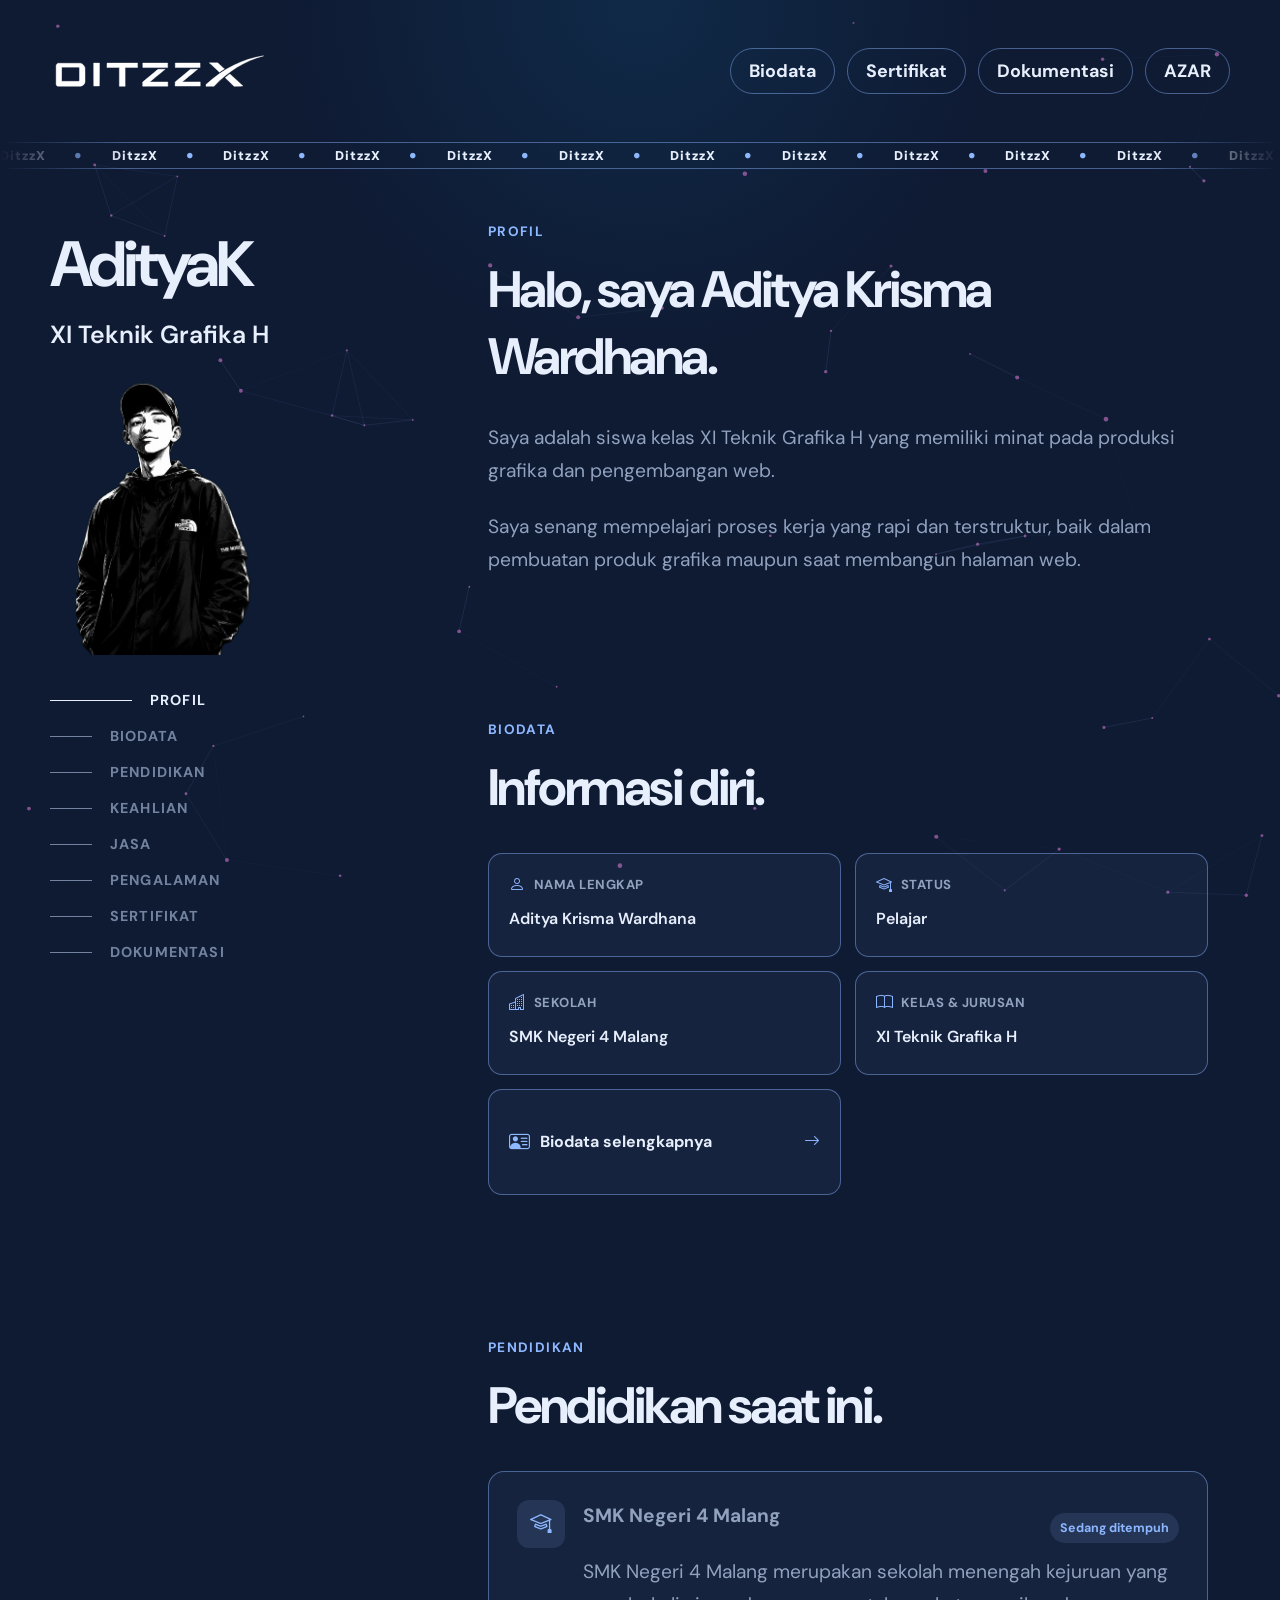
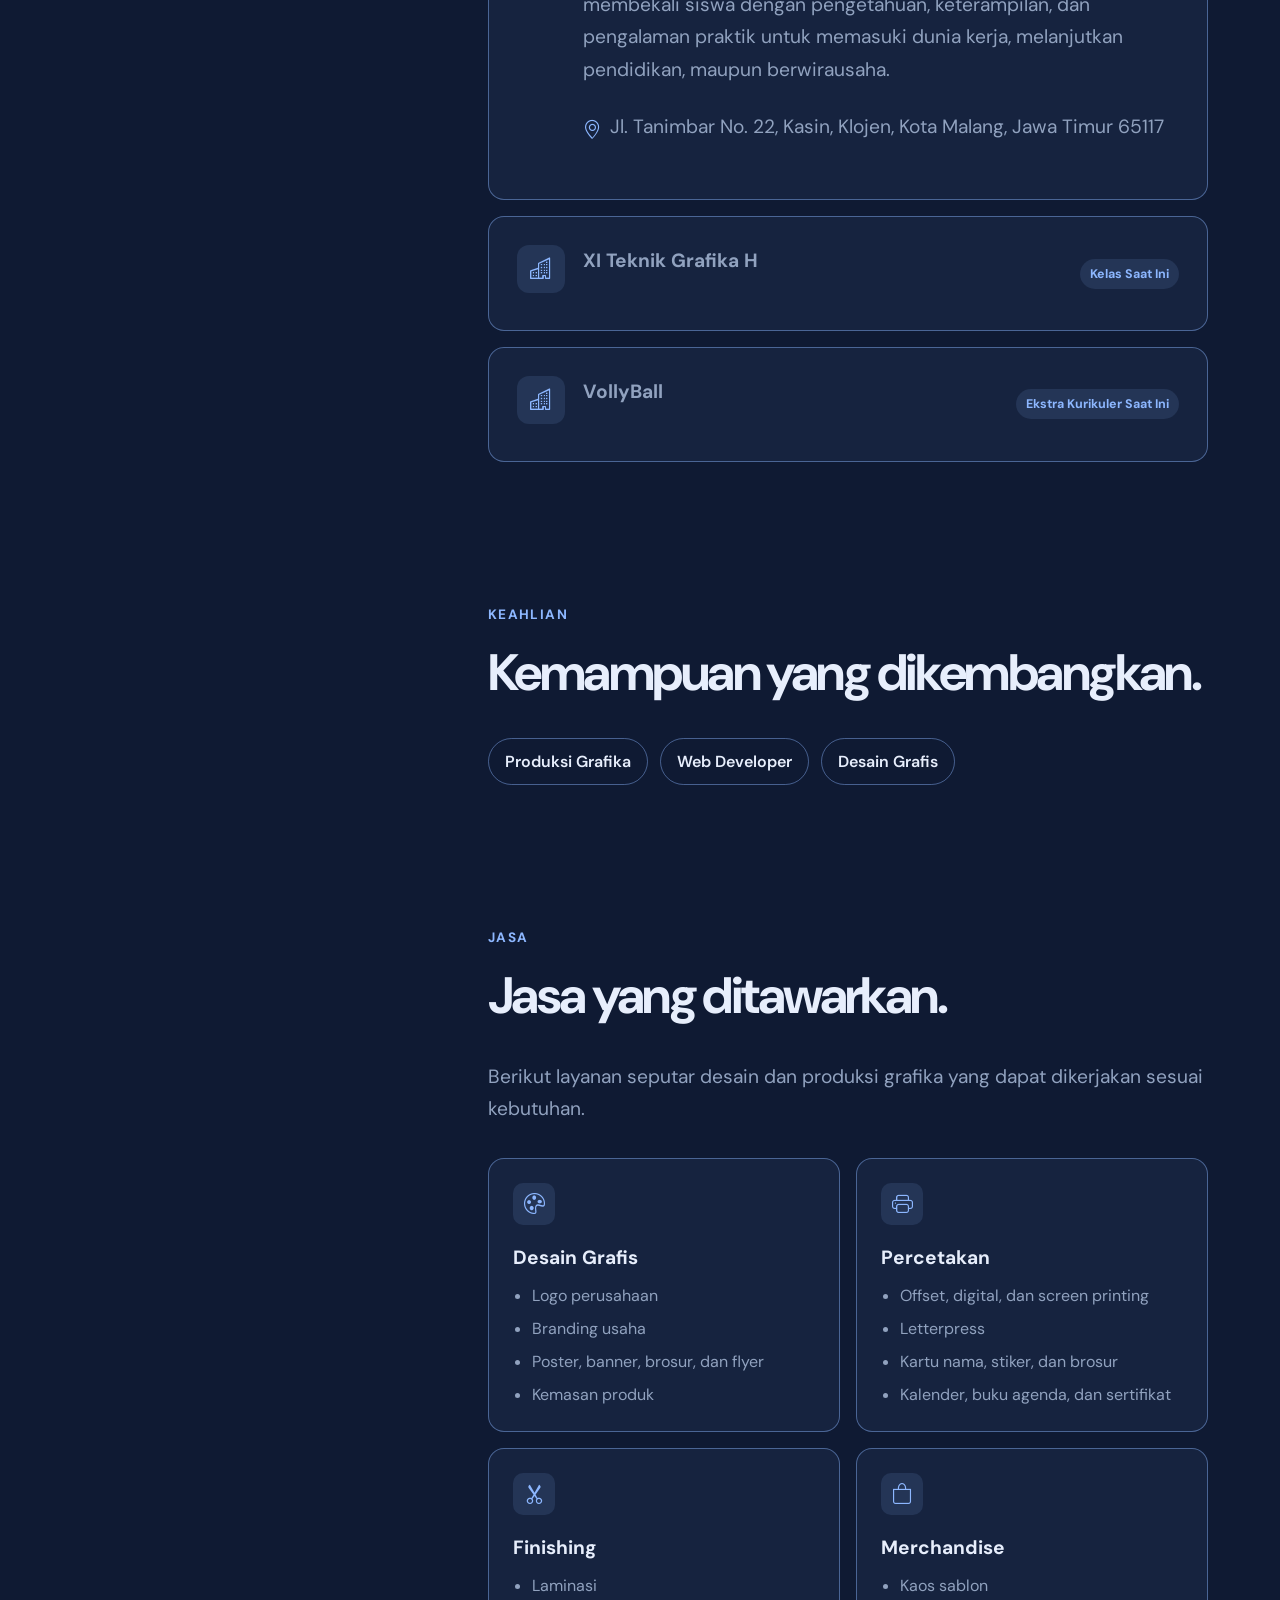
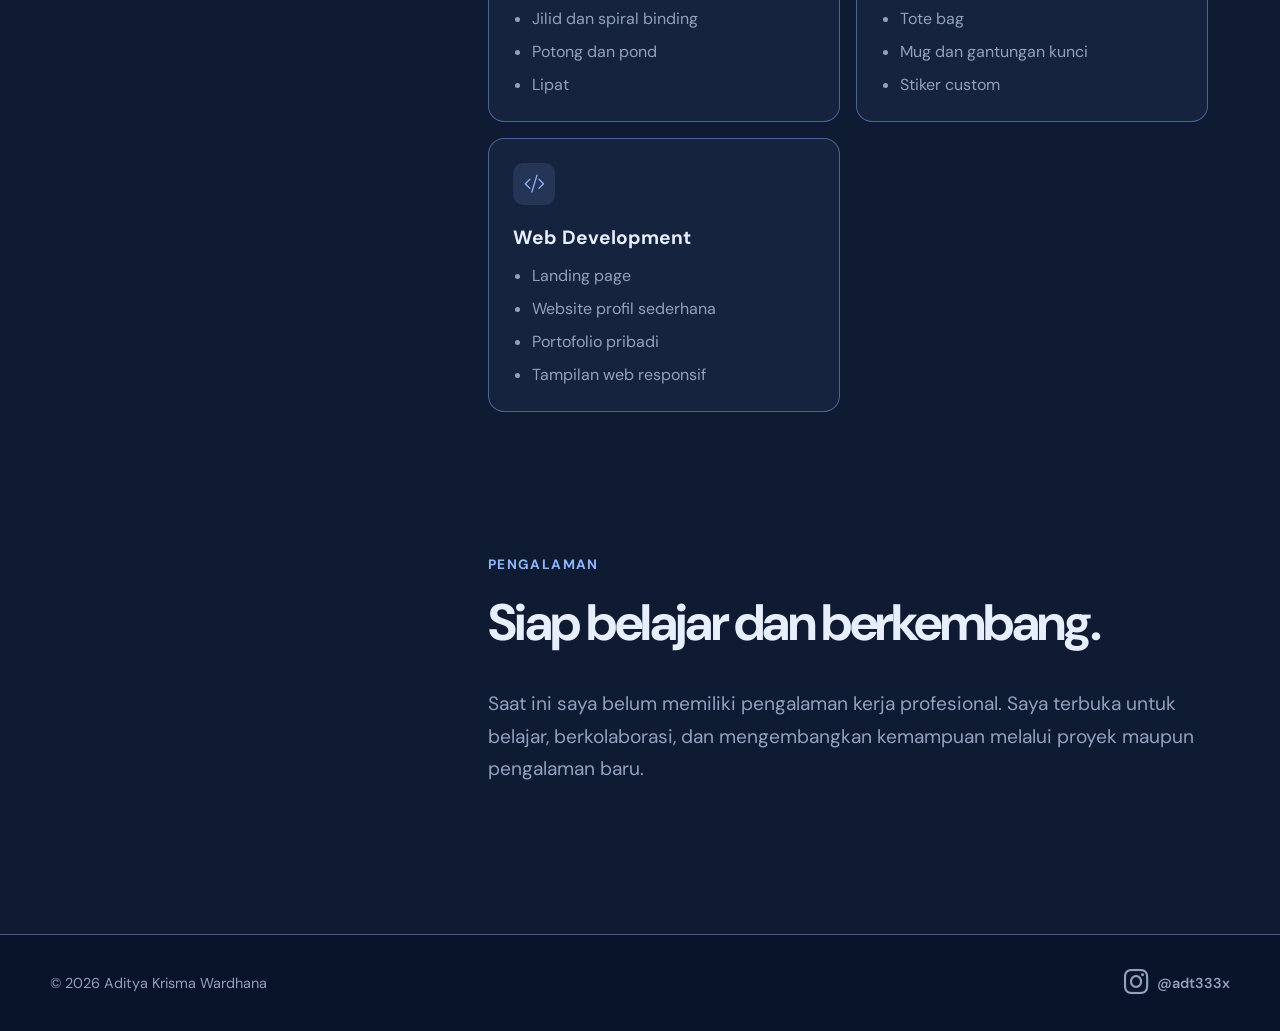
<file: index.html>
<!DOCTYPE html>
<html lang="id">
<head>
    <meta charset="UTF-8">
    <meta name="viewport" content="width=device-width, initial-scale=1.0">
    <meta name="description" content="CV Aditya Krisma Wardhana — Siswa XI Teknik Grafika H">
    <link rel="icon" href="img/XlogoPortofolio.svg">
    <link rel="preconnect" href="https://fonts.googleapis.com">
    <link rel="preconnect" href="https://fonts.gstatic.com" crossorigin>
    <link href="https://fonts.googleapis.com/css2?family=DM+Sans:wght@400;500;600;700&display=swap" rel="stylesheet">
    <link rel="stylesheet" href="https://cdn.jsdelivr.net/npm/bootstrap-icons@1.11.3/font/bootstrap-icons.min.css">
    <link rel="stylesheet" href="style.css">
    <title>CV Aditya Krisma Wardhana</title>
</head>
<body>
    <canvas id="background-nodes" aria-hidden="true"></canvas>
    <header class="navbarcon">
        <a href="#about" aria-label="Ke profil Aditya Krisma Wardhana">
            <img src="img/DitzzXlogoPortofolio.svg" alt="Logo CV Aditya Krisma Wardhana">
        </a>
        <div class="navbar-actions" aria-label="Menu halaman">
            <a class="navbartext" href="biodata.html">Biodata</a>
            <a class="navbartext" href="sertifikat.html">Sertifikat</a>
            <a class="navbartext" href="dokumentasi.html">Dokumentasi</a>
            <a class="navbartext" href="azar/index.html" aria-label="Buka website AZAR">AZAR</a>
        </div>
    </header>
    
    <section class="marquee">
        <div class="marquee-track">
            <div class="marquee-group" aria-hidden="true">
                <span>DitzzX</span><span class="marquee-dot">•</span><span>DitzzX</span><span class="marquee-dot">•</span>
                <span>DitzzX</span><span class="marquee-dot">•</span><span>DitzzX</span><span class="marquee-dot">•</span>
                <span>DitzzX</span><span class="marquee-dot">•</span><span>DitzzX</span><span class="marquee-dot">•</span>
                <span>DitzzX</span><span class="marquee-dot">•</span><span>DitzzX</span><span class="marquee-dot">•</span>
                <span>DitzzX</span><span class="marquee-dot">•</span><span>DitzzX</span><span class="marquee-dot">•</span>
                <span>DitzzX</span><span class="marquee-dot">•</span><span>DitzzX</span><span class="marquee-dot">•</span>
                <span>DitzzX</span><span class="marquee-dot">•</span><span>DitzzX</span><span class="marquee-dot">•</span>
                <span>DitzzX</span><span class="marquee-dot">•</span><span>DitzzX</span><span class="marquee-dot">•</span>
                <span>DitzzX</span><span class="marquee-dot">•</span><span>DitzzX</span><span class="marquee-dot">•</span>
                <span>DitzzX</span><span class="marquee-dot">•</span><span>DitzzX</span><span class="marquee-dot">•</span>
            </div>

            <div class="marquee-group" aria-hidden="true">
                <span>DitzzX</span><span class="marquee-dot">•</span><span>DitzzX</span><span class="marquee-dot">•</span>
                <span>DitzzX</span><span class="marquee-dot">•</span><span>DitzzX</span><span class="marquee-dot">•</span>
                <span>DitzzX</span><span class="marquee-dot">•</span><span>DitzzX</span><span class="marquee-dot">•</span>
                <span>DitzzX</span><span class="marquee-dot">•</span><span>DitzzX</span><span class="marquee-dot">•</span>
                <span>DitzzX</span><span class="marquee-dot">•</span><span>DitzzX</span><span class="marquee-dot">•</span>
                <span>DitzzX</span><span class="marquee-dot">•</span><span>DitzzX</span><span class="marquee-dot">•</span>
                <span>DitzzX</span><span class="marquee-dot">•</span><span>DitzzX</span><span class="marquee-dot">•</span>
                <span>DitzzX</span><span class="marquee-dot">•</span><span>DitzzX</span><span class="marquee-dot">•</span>
                <span>DitzzX</span><span class="marquee-dot">•</span><span>DitzzX</span><span class="marquee-dot">•</span>
                <span>DitzzX</span><span class="marquee-dot">•</span><span>DitzzX</span><span class="marquee-dot">•</span>
            </div>
        </div>
    </section>

    <main class="portfolio">
        <aside class="sidebar">
            <div class="intro">
                <h1>AdityaK</h1>
                <p class="role">XI Teknik Grafika H</p>
                <img class="sidebar-image" src="img/Hero.png" alt="Foto ilustrasi Aditya Krisma Wardhana">
            </div>

            <nav class="section-nav" aria-label="Navigasi CV">
                <a class="active" href="#about">Profil</a>
                <a href="#biodata">Biodata</a>
                <a href="#education">Pendidikan</a>
                <a href="#skills">Keahlian</a>
                <a href="#services">Jasa</a>
                <a href="#experience">Pengalaman</a>
                <a href="sertifikat.html">Sertifikat</a>
                <a href="dokumentasi.html">Dokumentasi</a>
            </nav>
        </aside>

        <div class="content-column">
            <section class="content" id="about">
                <p class="eyebrow">Profil</p>
                <h2>Halo, saya Aditya Krisma Wardhana.</h2>
                <p>Saya adalah siswa kelas XI Teknik Grafika H yang memiliki minat pada produksi grafika dan pengembangan web.</p>
                <p>Saya senang mempelajari proses kerja yang rapi dan terstruktur, baik dalam pembuatan produk grafika maupun saat membangun halaman web.</p>
            </section>

            <section class="content" id="biodata">
                <p class="eyebrow">Biodata</p>
                <h2>Informasi diri.</h2>
                <dl class="bio-data">
                    <div>
                        <dt><i class="bi bi-person" aria-hidden="true"></i> Nama lengkap</dt>
                        <dd>Aditya Krisma Wardhana</dd>
                    </div>
                    <div>
                        <dt><i class="bi bi-mortarboard" aria-hidden="true"></i> Status</dt>
                        <dd>Pelajar</dd>
                    </div>
                    <div>
                        <dt><i class="bi bi-buildings" aria-hidden="true"></i> Sekolah</dt>
                        <dd>SMK Negeri 4 Malang</dd>
                    </div>
                    <div>
                        <dt><i class="bi bi-book" aria-hidden="true"></i> Kelas &amp; jurusan</dt>
                        <dd>XI Teknik Grafika H</dd>
                    </div>
                    <div>
                        <a class="bio-more" href="biodata.html">
                            <i class="bi bi-person-vcard" aria-hidden="true"></i>
                            Biodata selengkapnya
                            <i class="bi bi-arrow-right" aria-hidden="true"></i>
                        </a>
                    </div>
                </dl>
            </section>

            <section class="content" id="education">
                <p class="eyebrow">Pendidikan</p>
                <h2>Pendidikan saat ini.</h2>
                <div class="education-card">
                    <div class="education-icon" aria-hidden="true"><i class="bi bi-mortarboard"></i></div>
                    <div class="education-detail">
                        <div class="education-heading">
                            <div>
                                <p class="cv-title">SMK Negeri 4 Malang</p>
                            </div>
                            <span class="education-status">Sedang ditempuh</span>
                        </div>
                        <p>SMK Negeri 4 Malang merupakan sekolah menengah kejuruan yang membekali siswa dengan pengetahuan, keterampilan, 
                            dan pengalaman praktik untuk memasuki dunia kerja, melanjutkan pendidikan, maupun berwirausaha.</p>
                        <p class="education-address"><i class="bi bi-geo-alt" aria-hidden="true"></i> Jl. Tanimbar No. 22, Kasin, Klojen, Kota Malang, 
                            Jawa Timur 65117</p>
                    </div>
                </div>
                <div class="education-card">
                    <div class="education-icon" aria-hidden="true"><i class="bi bi-buildings"></i></div>
                    <div class="education-detail">
                        <div class="education-heading">
                            <div>
                                <p class="cv-title">XI Teknik Grafika H</p>
                            </div>
                            <span class="education-status">Kelas Saat Ini</span>
                        </div>                  
                    </div>
                </div>
                <div class="education-card">
                    <div class="education-icon" aria-hidden="true"><i class="bi bi-buildings"></i></div>
                    <div class="education-detail">
                        <div class="education-heading">
                            <div>
                                <p class="cv-title">VollyBall</p>
                            </div>
                            <span class="education-status">Ekstra Kurikuler Saat Ini</span>
                        </div>                  
                    </div>
                </div>
            </section>

            <section class="content" id="skills">
                <p class="eyebrow">Keahlian</p>
                <h2>Kemampuan yang dikembangkan.</h2>
                <ul class="skill-list">
                    <li>Produksi Grafika</li>
                    <li>Web Developer</li>
                    <li>Desain Grafis</li>
                </ul>
            </section>

            <section class="content" id="services">
                <p class="eyebrow">Jasa</p>
                <h2>Jasa yang ditawarkan.</h2>
                <p>Berikut layanan seputar desain dan produksi grafika yang dapat dikerjakan sesuai kebutuhan.</p>

                <div class="service-grid">
                    <article class="service-card">
                        <i class="bi bi-palette" aria-hidden="true"></i>
                        <h3>Desain Grafis</h3>
                        <ul>
                            <li>Logo perusahaan</li>
                            <li>Branding usaha</li>
                            <li>Poster, banner, brosur, dan flyer</li>
                            <li>Kemasan produk</li>
                        </ul>
                    </article>

                    <article class="service-card">
                        <i class="bi bi-printer" aria-hidden="true"></i>
                        <h3>Percetakan</h3>
                        <ul>
                            <li>Offset, digital, dan screen printing</li>
                            <li>Letterpress</li>
                            <li>Kartu nama, stiker, dan brosur</li>
                            <li>Kalender, buku agenda, dan sertifikat</li>
                        </ul>
                    </article>

                    <article class="service-card">
                        <i class="bi bi-scissors" aria-hidden="true"></i>
                        <h3>Finishing</h3>
                        <ul>
                            <li>Laminasi</li>
                            <li>Jilid dan spiral binding</li>
                            <li>Potong dan pond</li>
                            <li>Lipat</li>
                        </ul>
                    </article>

                    <article class="service-card">
                        <i class="bi bi-bag" aria-hidden="true"></i>
                        <h3>Merchandise</h3>
                        <ul>
                            <li>Kaos sablon</li>
                            <li>Tote bag</li>
                            <li>Mug dan gantungan kunci</li>
                            <li>Stiker custom</li>
                        </ul>
                    </article>

                    <article class="service-card">
                        <i class="bi bi-code-slash" aria-hidden="true"></i>
                        <h3>Web Development</h3>
                        <ul>
                            <li>Landing page</li>
                            <li>Website profil sederhana</li>
                            <li>Portofolio pribadi</li>
                            <li>Tampilan web responsif</li>
                        </ul>
                    </article>
                </div>
            </section>

            <section class="content" id="experience">
                <p class="eyebrow">Pengalaman</p>
                <h2>Siap belajar dan berkembang.</h2>
                <p>Saat ini saya belum memiliki pengalaman kerja profesional. Saya terbuka untuk belajar, berkolaborasi, dan mengembangkan kemampuan melalui proyek maupun pengalaman baru.</p>
            </section>
        </div>
    </main>

    <footer class="site-footer">
        <div class="footer-content">
            <p>© 2026 Aditya Krisma Wardhana</p>
            <div class="social-links" aria-label="Media sosial Aditya">
                <a href="https://www.instagram.com/adt333x/" aria-label="Instagram Aditya Krisma Wardhana"><i class="bi bi-instagram" aria-hidden="true"></i><span>@adt333x</span></a>
            </div>
        </div>
    </footer>
    <script src="script.js"></script>
</body>
</html>
</file>
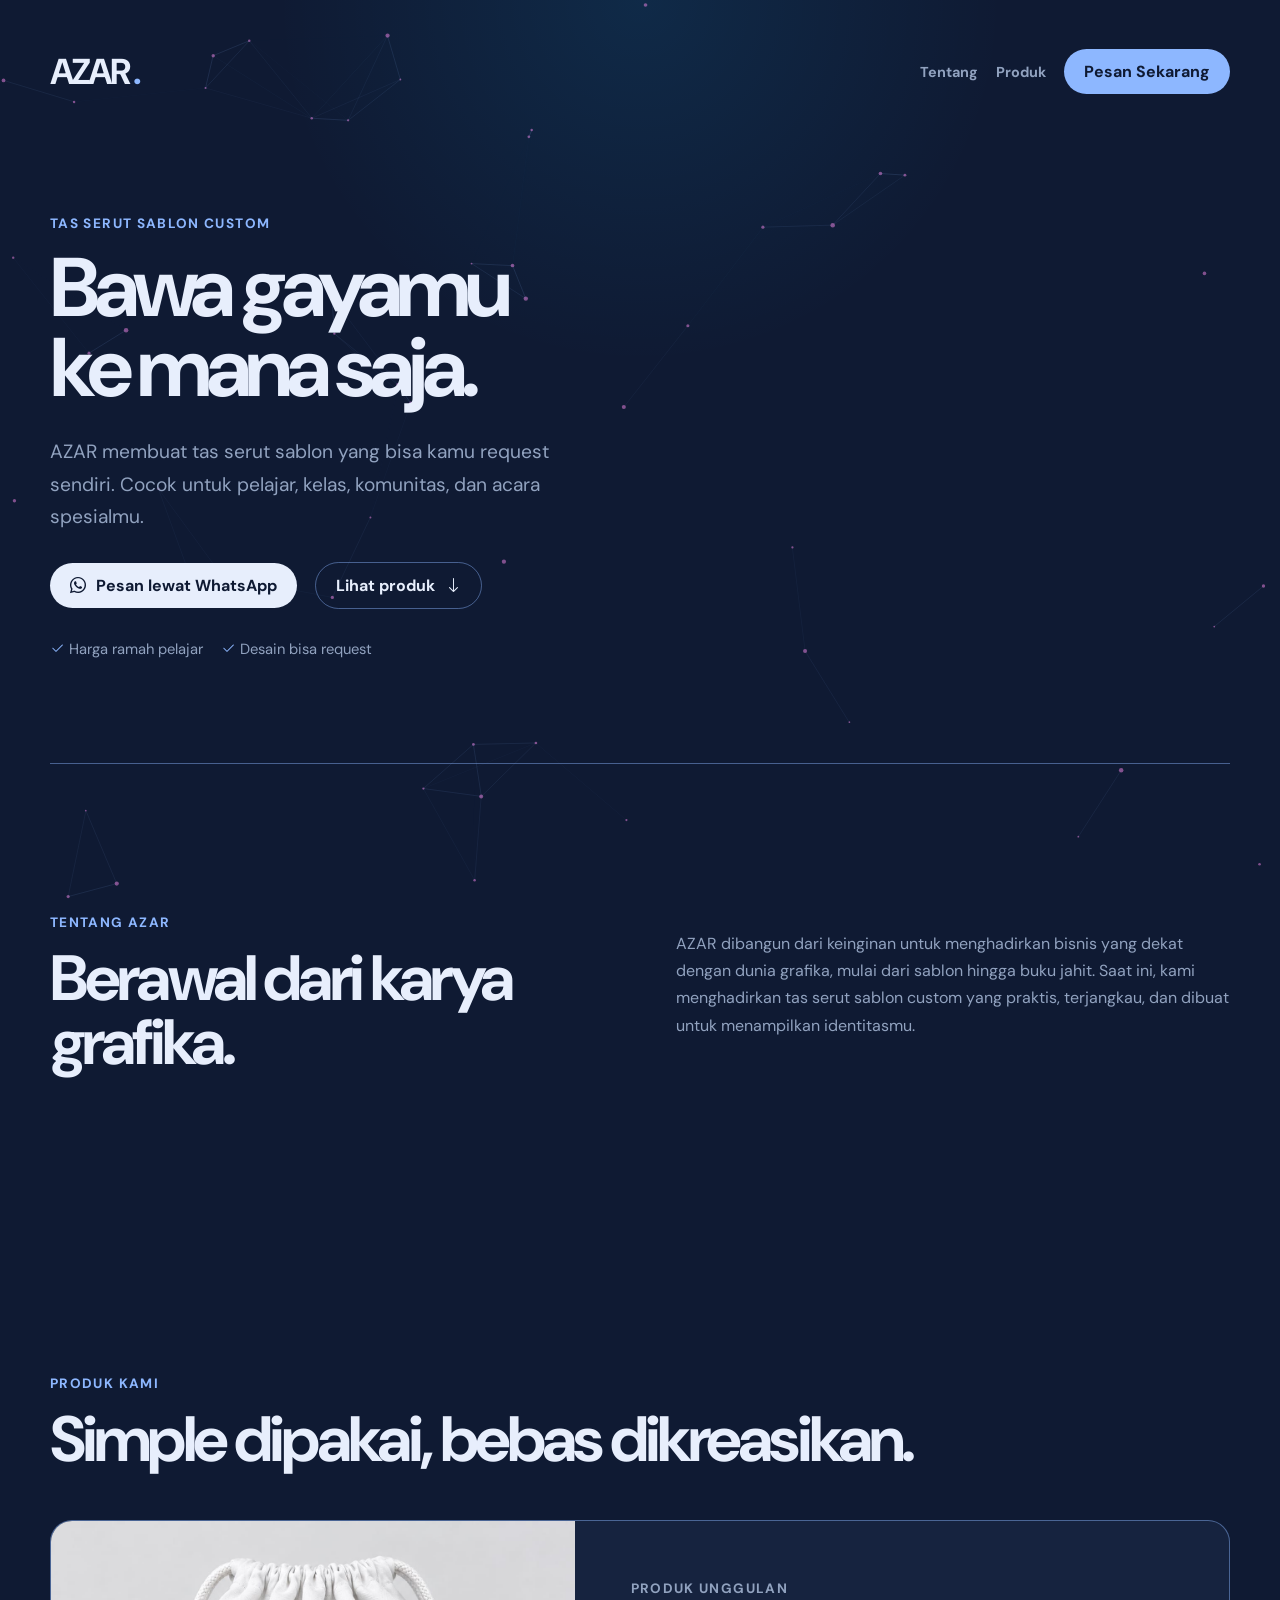
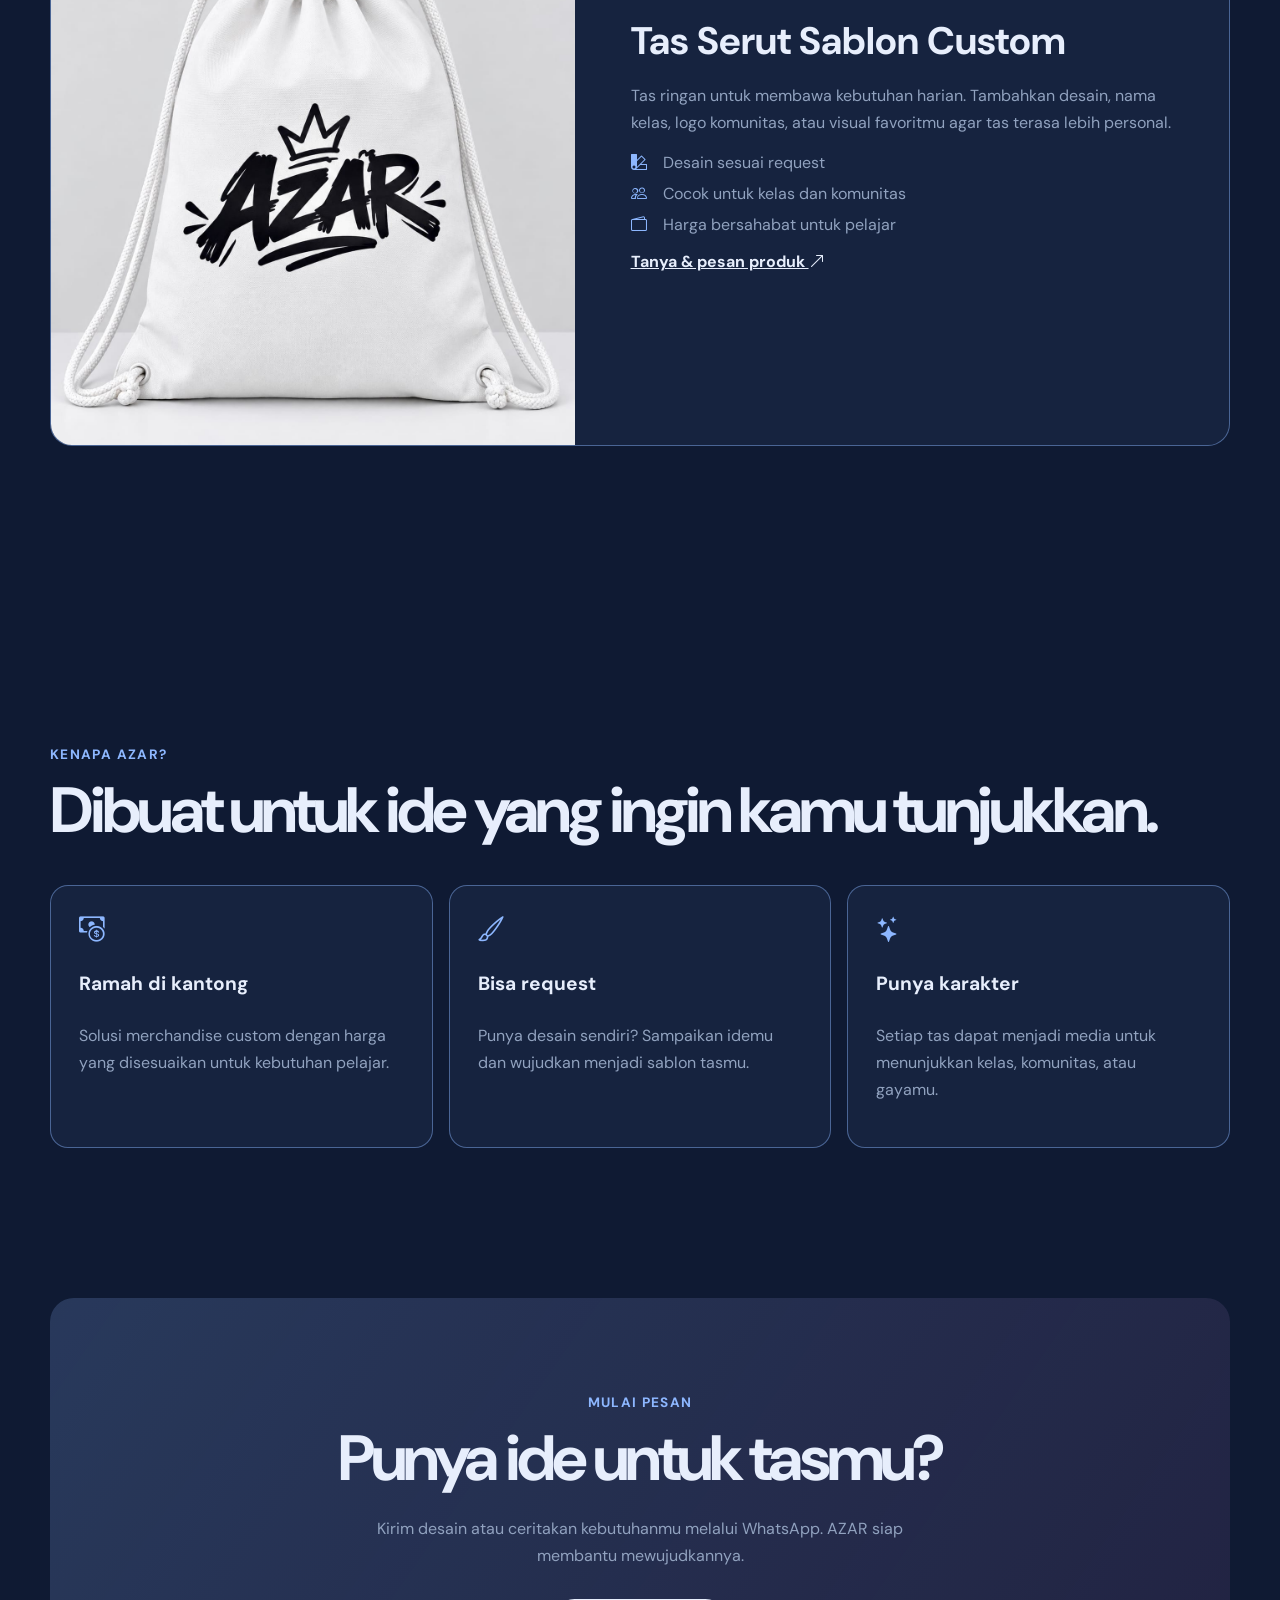
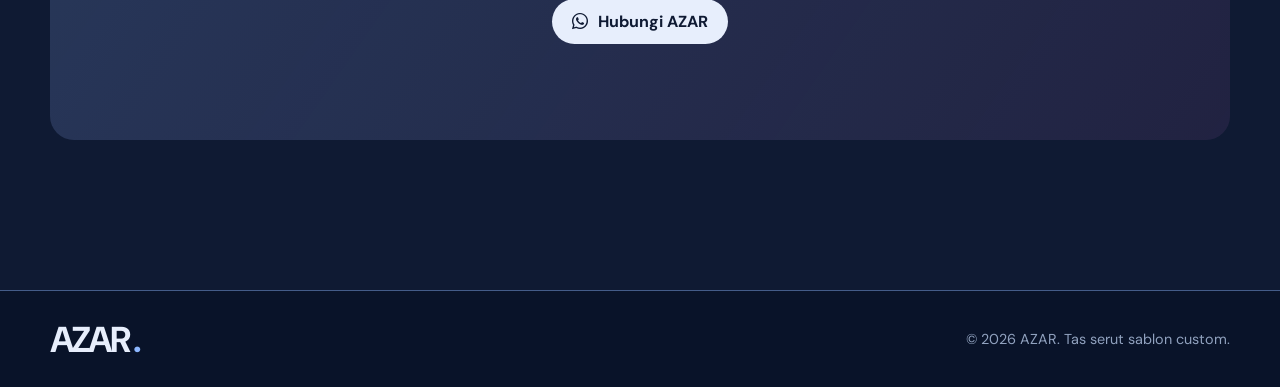
<file: azar/index.html>
<!DOCTYPE html>
<html lang="id">
  <head>
    <meta charset="UTF-8">
    <meta name="viewport" content="width=device-width, initial-scale=1.0">
    <meta name="description" content="AZAR — Tas serut sablon custom dengan harga ramah pelajar.">
    <link rel="icon" href="../img/XlogoPortofolio.svg">
    <link rel="preconnect" href="https://fonts.googleapis.com">
    <link rel="preconnect" href="https://fonts.gstatic.com" crossorigin>
    <link href="https://fonts.googleapis.com/css2?family=DM+Sans:wght@400;500;600;700&display=swap" rel="stylesheet">
    <link rel="stylesheet" href="https://cdn.jsdelivr.net/npm/bootstrap-icons@1.11.3/font/bootstrap-icons.min.css">
    <link rel="stylesheet" href="style.css">
    <title>
      AZAR — Tas Serut Sablon Custom
    </title>
  </head>
  <body>
    <canvas id="background-nodes" aria-hidden="true">
    </canvas>
    <header class="navbarcon">
      <a href="#beranda" class="brand-name" aria-label="AZAR beranda">
        AZAR
        <span>
          .
        </span>
      </a>
      <nav class="navbar-actions" aria-label="Navigasi utama">
        <a class="nav-link" href="#tentang">
          Tentang
        </a>
        <a class="nav-link" href="#produk">
          Produk
        </a>
        <!-- Tautan testimoni diaktifkan kembali saat ulasan pelanggan sudah tersedia. -->
        <a class="navbartext" href="https://wa.me/62887435013823" target="_blank" rel="noopener">
          Pesan Sekarang
        </a>
      </nav>
    </header>
    <main id="beranda">
      <section class="hero-promo">
        <div class="hero-promo__content">
          <p class="eyebrow">
            Tas serut sablon custom
          </p>
          <h1>
            Bawa gayamu
            <br>
            ke mana saja.
          </h1>
          <p class="description">
            AZAR membuat tas serut sablon yang bisa kamu request sendiri. Cocok untuk pelajar, kelas, komunitas, dan acara spesialmu.
          </p>
          <div class="actions">
            <a class="button-primary" href="https://wa.me/62887435013823" target="_blank" rel="noopener">
              <i class="bi bi-whatsapp">
              </i>
              Pesan lewat WhatsApp
            </a>
            <a class="button-secondary" href="#produk">
              Lihat produk
              <i class="bi bi-arrow-down">
              </i>
            </a>
          </div>
          <ul class="points">
            <li>
              <i class="bi bi-check2">
              </i>
              Harga ramah pelajar
            </li>
            <li>
              <i class="bi bi-check2">
              </i>
              Desain bisa request
            </li>
          </ul>
        </div>
      </section>
      <section class="brand-story section" id="tentang">
        <div>
          <p class="eyebrow">
            Tentang AZAR
          </p>
          <h2>
            Berawal dari karya grafika.
          </h2>
        </div>
        <p>
          AZAR dibangun dari keinginan untuk menghadirkan bisnis yang dekat dengan dunia grafika, mulai dari sablon hingga buku jahit. Saat ini, kami menghadirkan tas serut sablon custom yang praktis, terjangkau, dan dibuat untuk menampilkan identitasmu.
        </p>
      </section>
      <section class="section" id="produk">
        <p class="eyebrow">
          Produk kami
        </p>
        <h2>
          Simple dipakai, bebas dikreasikan.
        </h2>
        <div class="product-card">
          <div class="product-visual">
            <img src="../img/azartasserut.jpeg" alt="Tas serut sablon custom AZAR" style="width:100%; height:100%; object-fit:cover;">
          </div>
          <div class="product-content">
            <p class="eyebrow">
              Produk unggulan
            </p>
            <h3>
              Tas Serut Sablon Custom
            </h3>
            <p>
              Tas ringan untuk membawa kebutuhan harian. Tambahkan desain, nama kelas, logo komunitas, atau visual favoritmu agar tas terasa lebih personal.
            </p>
            <ul>
              <li>
                <i class="bi bi-palette2">
                </i>
                Desain sesuai request
              </li>
              <li>
                <i class="bi bi-people">
                </i>
                Cocok untuk kelas dan komunitas
              </li>
              <li>
                <i class="bi bi-wallet2">
                </i>
                Harga bersahabat untuk pelajar
              </li>
            </ul>
            <a href="https://wa.me/62887435013823" target="_blank" rel="noopener">
              Tanya &amp; pesan produk
              <i class="bi bi-arrow-up-right">
              </i>
            </a>
          </div>
        </div>
      </section>
      <section class="section">
        <p class="eyebrow">
          Kenapa AZAR?
        </p>
        <h2>
          Dibuat untuk ide yang ingin kamu tunjukkan.
        </h2>
        <div class="grid benefits">
          <article>
            <i class="bi bi-cash-coin">
            </i>
            <h3>
              Ramah di kantong
            </h3>
            <p>
              Solusi merchandise custom dengan harga yang disesuaikan untuk kebutuhan pelajar.
            </p>
          </article>
          <article>
            <i class="bi bi-brush">
            </i>
            <h3>
              Bisa request
            </h3>
            <p>
              Punya desain sendiri? Sampaikan idemu dan wujudkan menjadi sablon tasmu.
            </p>
          </article>
          <article>
            <i class="bi bi-stars">
            </i>
            <h3>
              Punya karakter
            </h3>
            <p>
              Setiap tas dapat menjadi media untuk menunjukkan kelas, komunitas, atau gayamu.
            </p>
          </article>
        </div>
      </section>
      <!-- Bagian testimoni disembunyikan sementara hingga ulasan pelanggan tersedia.
    <section class="section testimonials" id="testimoni"><p class="eyebrow">Kata pelanggan</p><h2>Testimoni akan hadir di sini.</h2><div class="grid"><article><i class="bi bi-chat-quote"></i><p>Tambahkan cerita pelanggan tentang pengalaman memesan di AZAR.</p><span>Nama pelanggan · Produk yang dipesan</span></article><article><i class="bi bi-chat-quote"></i><p>Tambahkan cerita pelanggan tentang kualitas dan hasil sablon tasnya.</p><span>Nama pelanggan · Produk yang dipesan</span></article><article><i class="bi bi-chat-quote"></i><p>Tambahkan cerita pelanggan tentang desain request mereka.</p><span>Nama pelanggan · Produk yang dipesan</span></article></div></section>
    -->
      <section class="cta">
        <p class="eyebrow">
          Mulai pesan
        </p>
        <h2>
          Punya ide untuk tasmu?
        </h2>
        <p>
          Kirim desain atau ceritakan kebutuhanmu melalui WhatsApp. AZAR siap membantu mewujudkannya.
        </p>
        <a class="button-primary" href="https://wa.me/62887435013823" target="_blank" rel="noopener">
          <i class="bi bi-whatsapp">
          </i>
          Hubungi AZAR
        </a>
      </section>
    </main>
    <footer>
      <div>
        <a class="brand-name" href="#beranda">
          AZAR
          <span>
            .
          </span>
        </a>
        <p>
          © 2026 AZAR. Tas serut sablon custom.
        </p>
      </div>
    </footer>
    <script src="script.js">
    </script>
  </body>
</html>
</file>
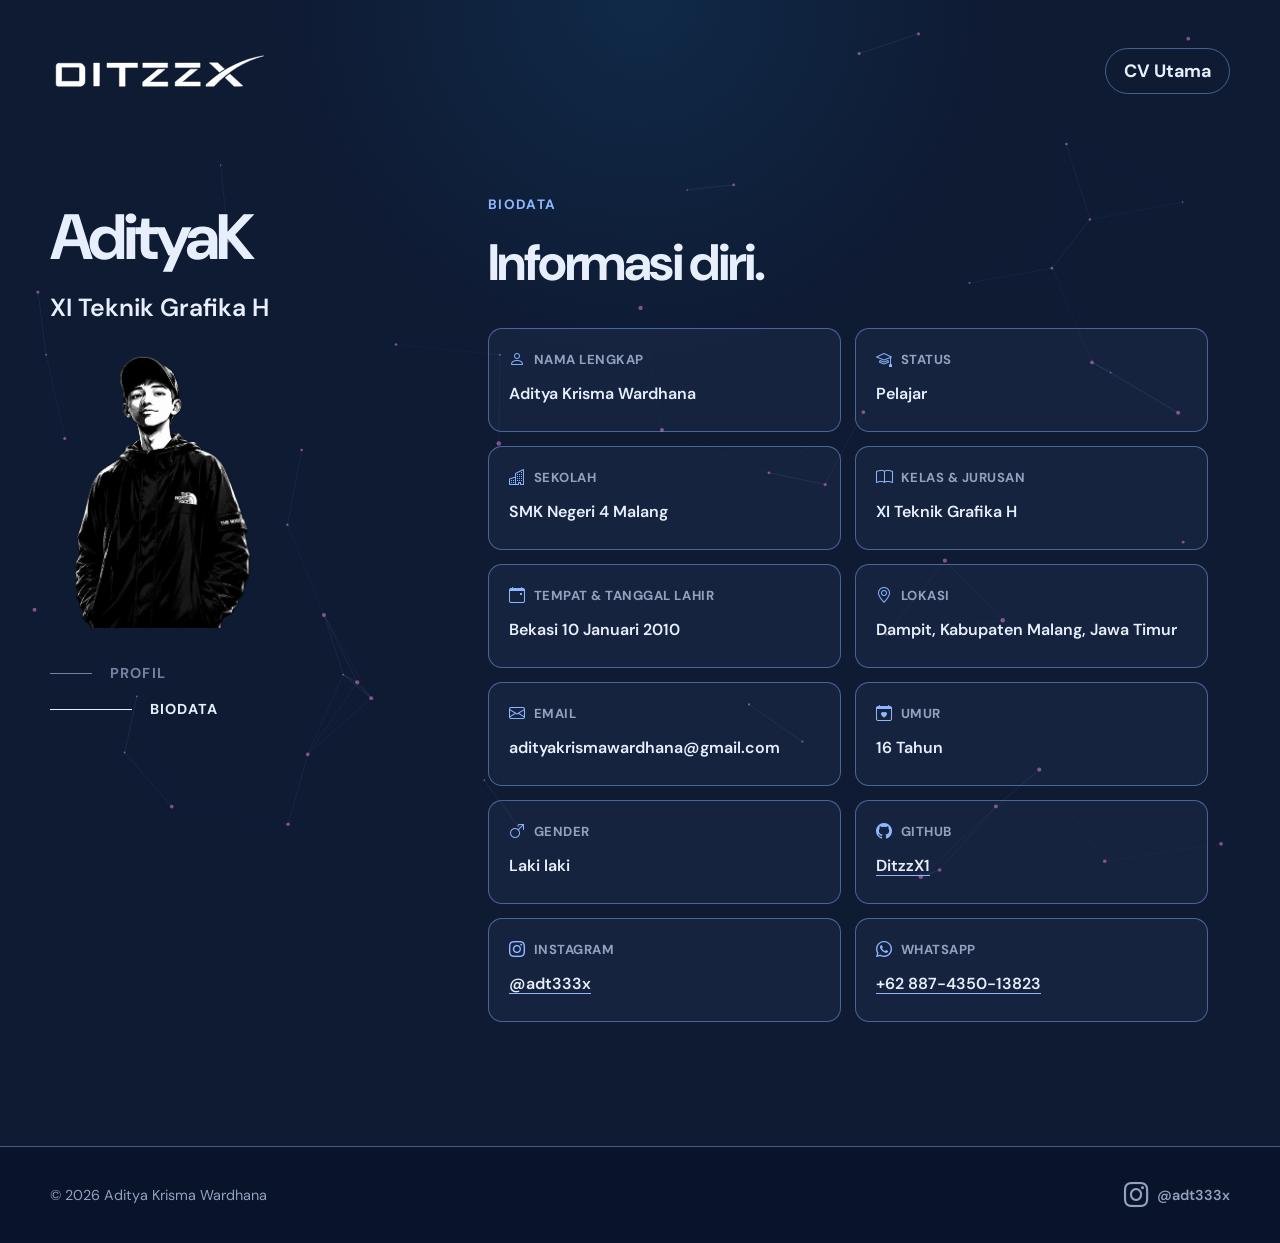
<file: biodata.html>
<!DOCTYPE html>
<html lang="id">
<head>
    <meta charset="UTF-8">
    <meta name="viewport" content="width=device-width, initial-scale=1.0">
    <meta name="description" content="Biodata Aditya Krisma Wardhana">
    <link rel="icon" href="img/XlogoPortofolio.svg">
    <link rel="preconnect" href="https://fonts.googleapis.com">
    <link rel="preconnect" href="https://fonts.gstatic.com" crossorigin>
    <link href="https://fonts.googleapis.com/css2?family=DM+Sans:wght@400;500;600;700&display=swap" rel="stylesheet">
    <link rel="stylesheet" href="https://cdn.jsdelivr.net/npm/bootstrap-icons@1.11.3/font/bootstrap-icons.min.css">
    <link rel="stylesheet" href="style.css">
    <title>Biodata — Aditya Krisma Wardhana</title>
</head>
<body>
    <canvas id="background-nodes" aria-hidden="true"></canvas>
    <header class="navbarcon">
        <a href="index.html" aria-label="Kembali ke CV Aditya Krisma Wardhana">
            <img src="img/DitzzXlogoPortofolio.svg" alt="Logo CV Aditya Krisma Wardhana">
        </a>
        <div class="navbar-actions" aria-label="Menu halaman">
            <a class="navbartext" href="index.html">CV Utama</a>
        </div>
    </header>

    <main class="portfolio">
        <aside class="sidebar">
            <div class="intro">
                <h1>AdityaK</h1>
                <p class="role">XI Teknik Grafika H</p>
                <img class="sidebar-image" src="img/Hero.png" alt="Foto ilustrasi Aditya Krisma Wardhana">
            </div>

            <nav class="section-nav" aria-label="Navigasi CV">
                <a href="index.html#about">Profil</a>
                <a class="active" href="biodata.html">Biodata</a>
            </nav>
        </aside>

        <div class="content-column">

            <section class="content" id="biodata">
                <p class="eyebrow">Biodata</p>
                <h2>Informasi diri.</h2>
                <dl class="bio-data">
                    <div>
                        <dt><i class="bi bi-person" aria-hidden="true"></i> Nama lengkap</dt>
                        <dd>Aditya Krisma Wardhana</dd>
                    </div>
                    <div>
                        <dt><i class="bi bi-mortarboard" aria-hidden="true"></i> Status</dt>
                        <dd>Pelajar</dd>
                    </div>
                    <div>
                        <dt><i class="bi bi-buildings" aria-hidden="true"></i> Sekolah</dt>
                        <dd>SMK Negeri 4 Malang</dd>
                    </div>
                    <div>
                        <dt><i class="bi bi-book" aria-hidden="true"></i> Kelas &amp; jurusan</dt>
                        <dd>XI Teknik Grafika H</dd>
                    </div>
                    <div>
                        <dt><i class="bi bi-calendar-event" aria-hidden="true"></i> Tempat &amp; Tanggal Lahir</dt>
                        <dd>Bekasi 10 Januari 2010</dd>
                    </div>
                    <div>
                        <dt><i class="bi bi-geo-alt" aria-hidden="true"></i> Lokasi</dt>
                        <dd>Dampit, Kabupaten Malang, Jawa Timur</dd>
                    </div>

                    <div>
                        <dt><i class="bi bi-envelope" aria-hidden="true"></i> Email</dt>
                        <dd>adityakrismawardhana@gmail.com</dd>
                    </div>
                    <div>
                        <dt><i class="bi bi-calendar-heart" aria-hidden="true"></i> Umur</dt>
                        <dd>16 Tahun</dd>
                    </div>
                    <div>
                        <dt><i class="bi bi-gender-male" aria-hidden="true"></i> Gender</dt>
                        <dd>Laki laki</dd>
                    </div>
                    <div>
                        <dt><i class="bi bi-github" aria-hidden="true"></i> Github</dt>
                        <dd><a href="https://github.com/DitzzX1">DitzzX1</a></dd>
                    </div>
                    <div>
                        <dt><i class="bi bi-instagram" aria-hidden="true"></i> Instagram</dt>
                        <dd><a href="https://www.instagram.com/adt333x/">@adt333x</a></dd>
                    </div>
                    <div>
                        <dt><i class="bi bi-whatsapp" aria-hidden="true"></i> Whatsapp</dt>
                        <dd><a href="https://wa.me/62887435013823">+62 887-4350-13823</a></dd>
                    </div>
                </dl>
            </section>
        </div>
    </main>

    <footer class="site-footer">
        <div class="footer-content">
            <p>© 2026 Aditya Krisma Wardhana</p>
            <div class="social-links" aria-label="Media sosial Aditya">
                <a href="https://www.instagram.com/adt333x/" aria-label="Instagram Aditya Krisma Wardhana"><i class="bi bi-instagram" aria-hidden="true"></i><span>@adt333x</span></a>
            </div>
        </div>
    </footer>
    <script src="script.js"></script>
</body>
</html>
</file>
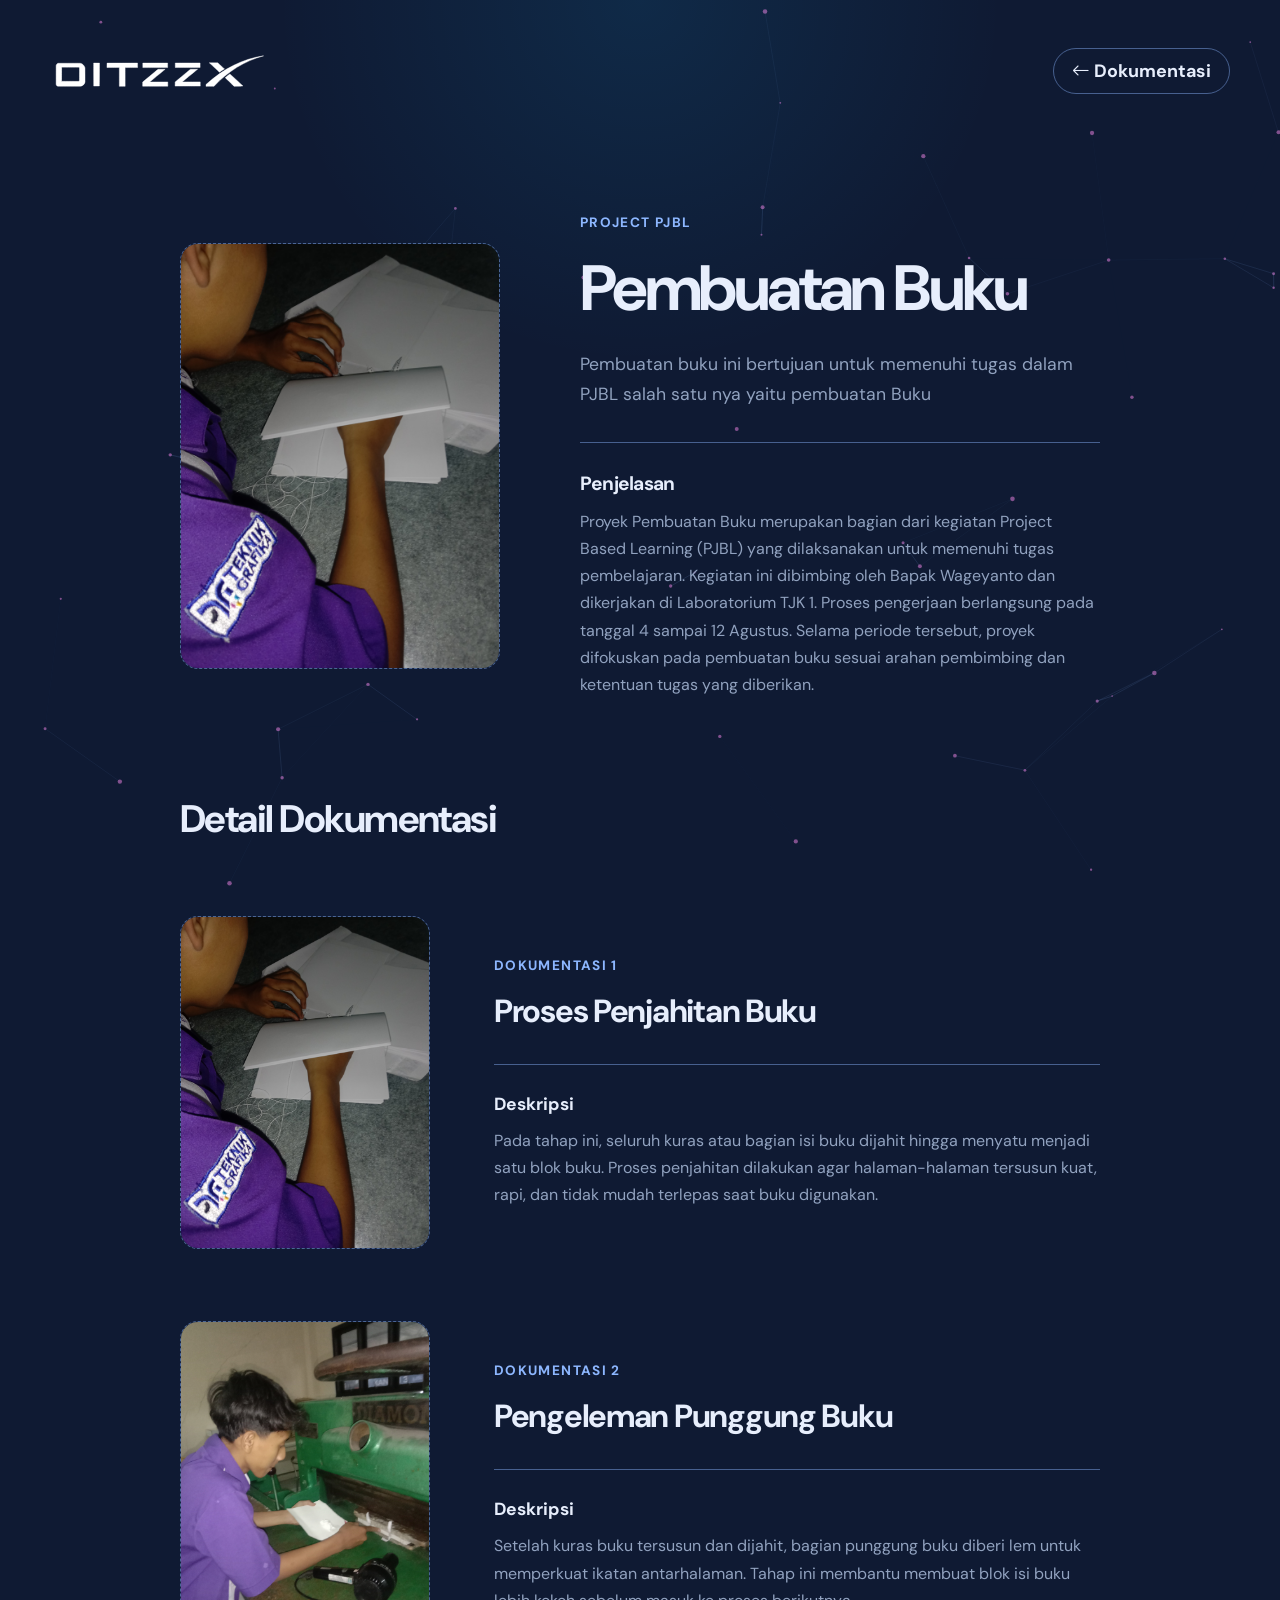
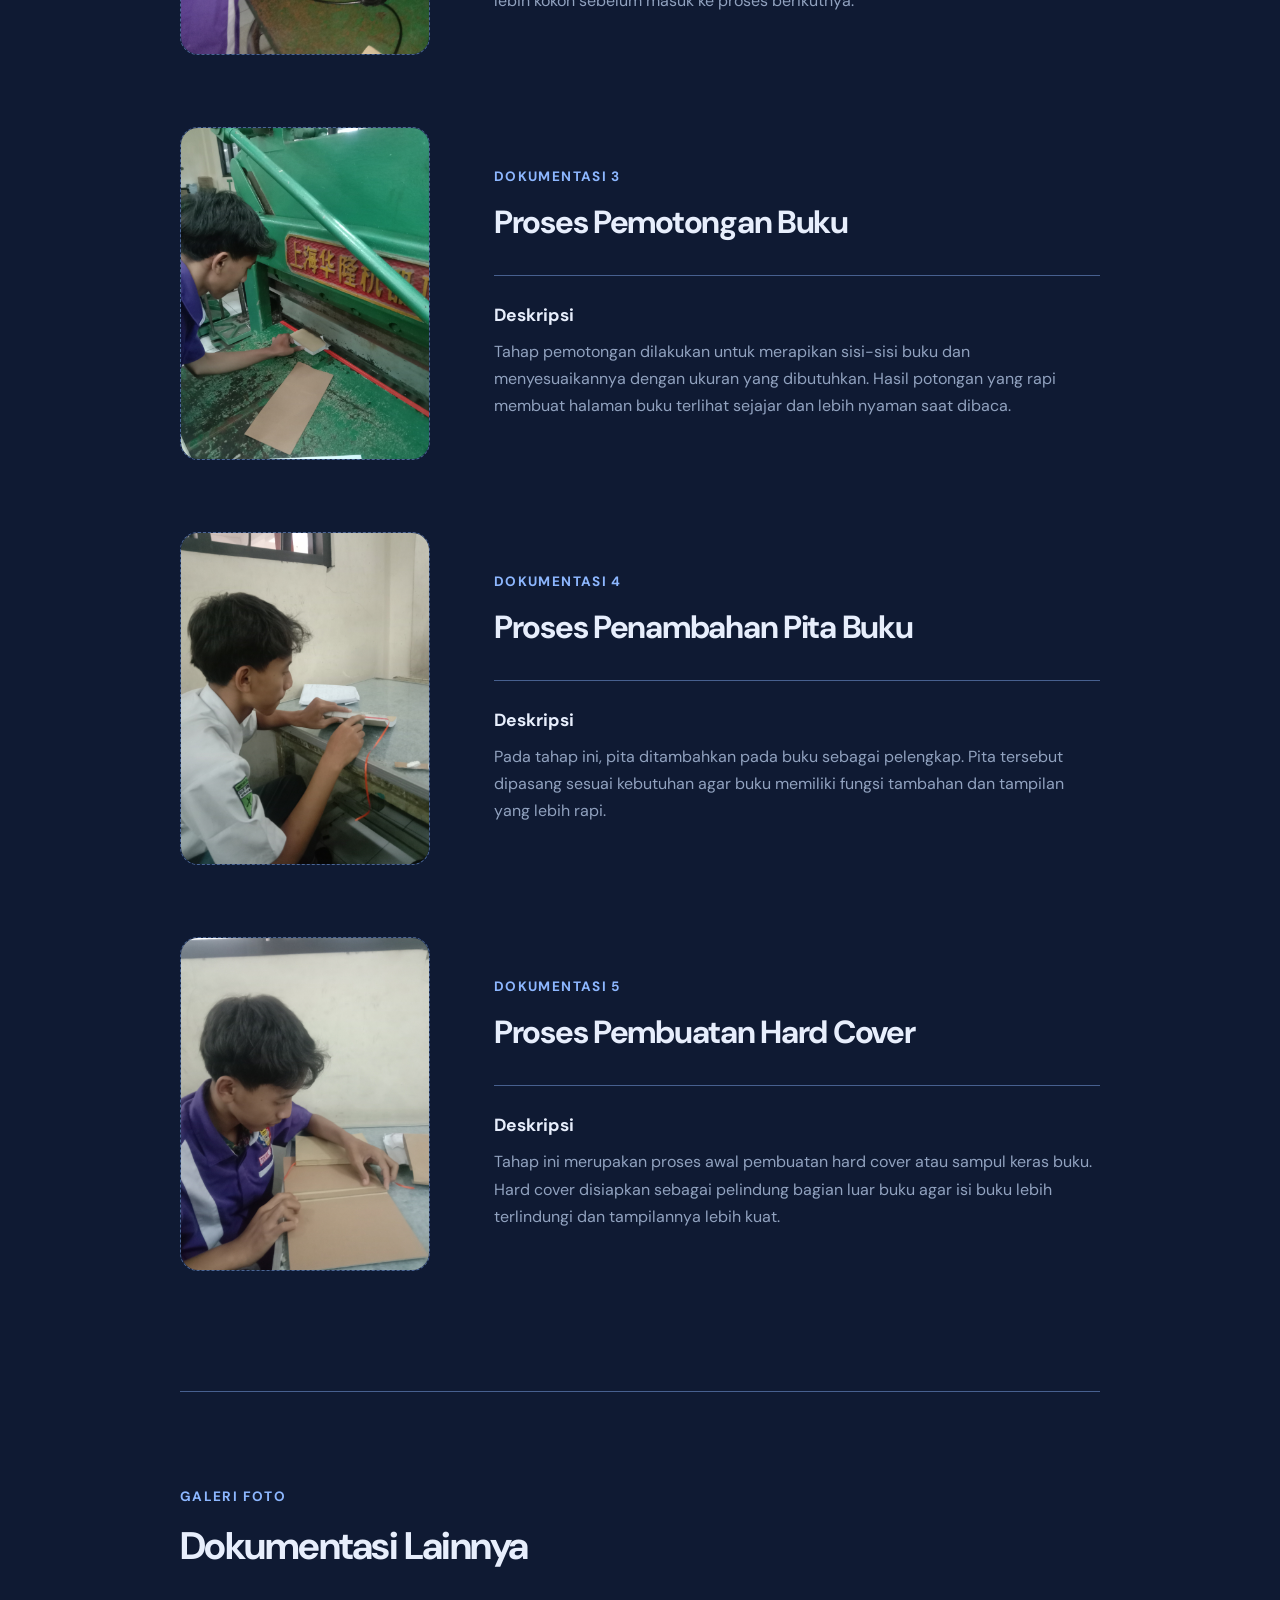
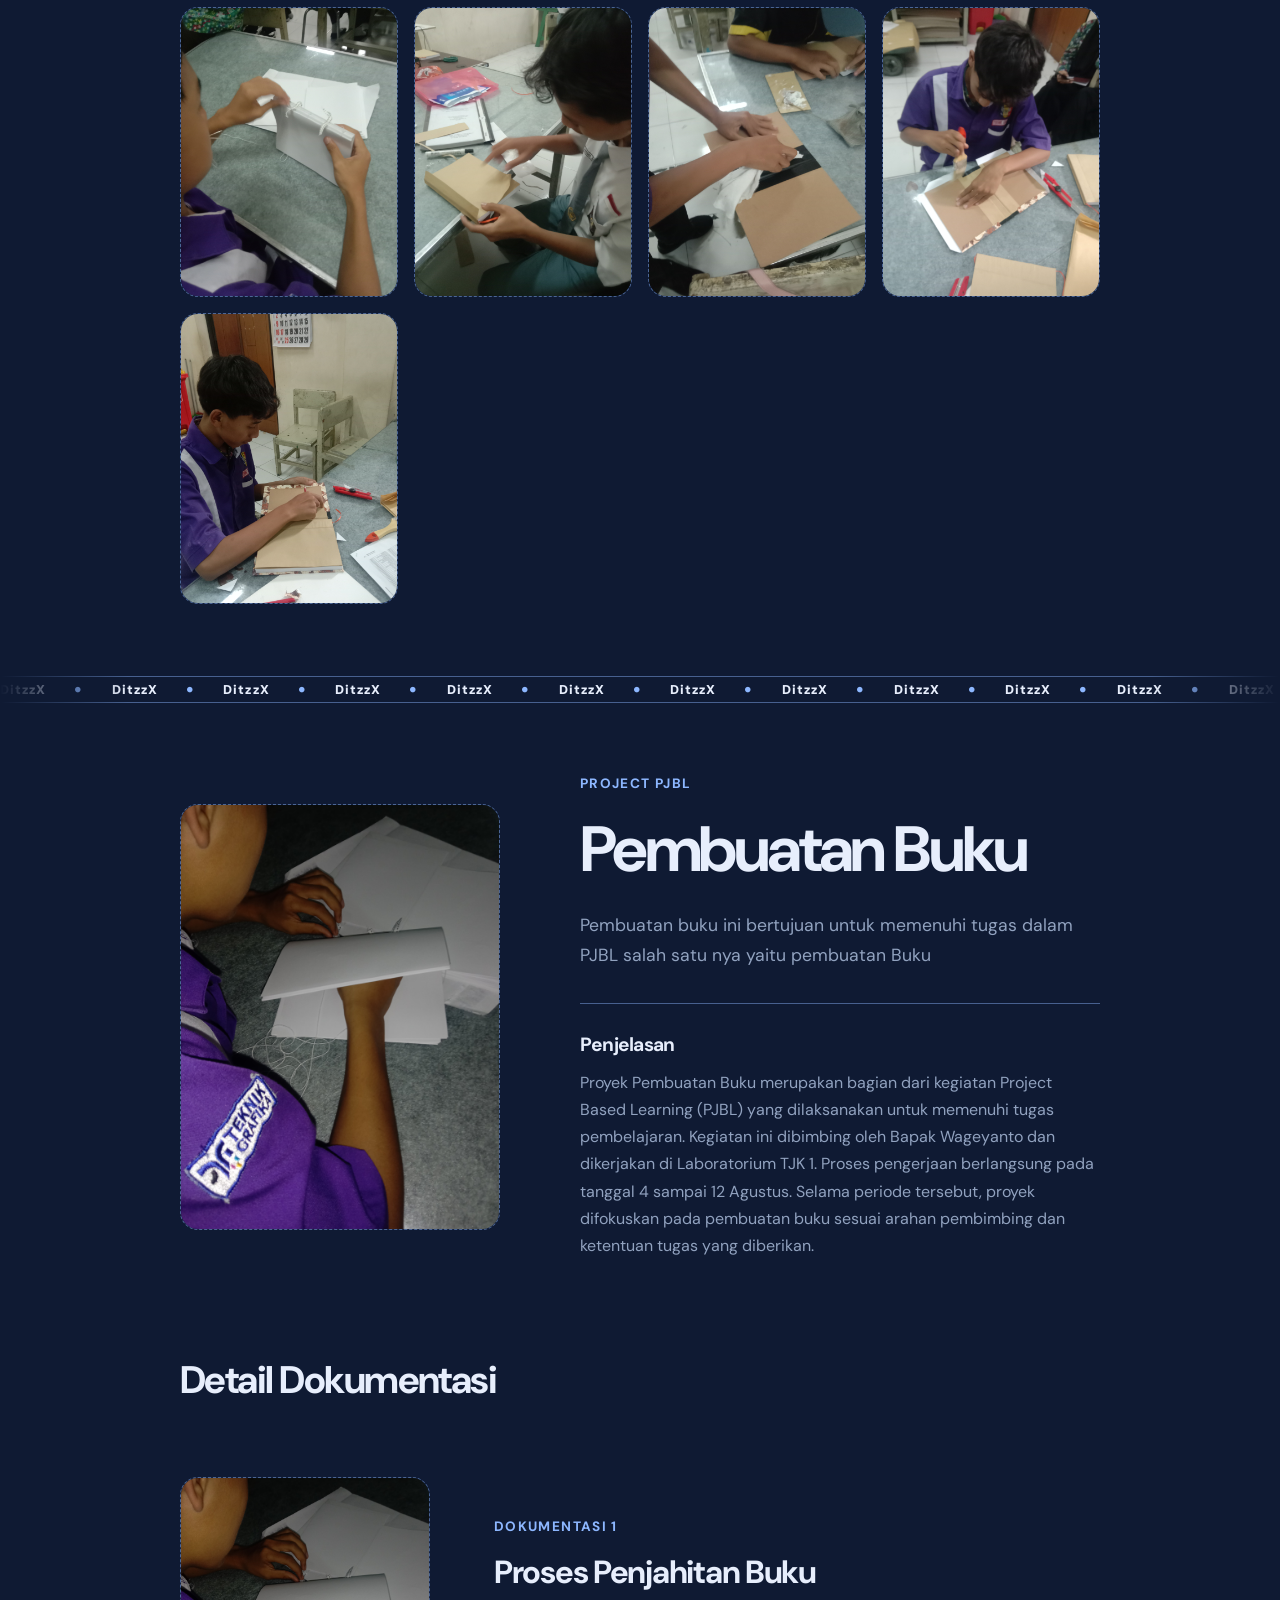
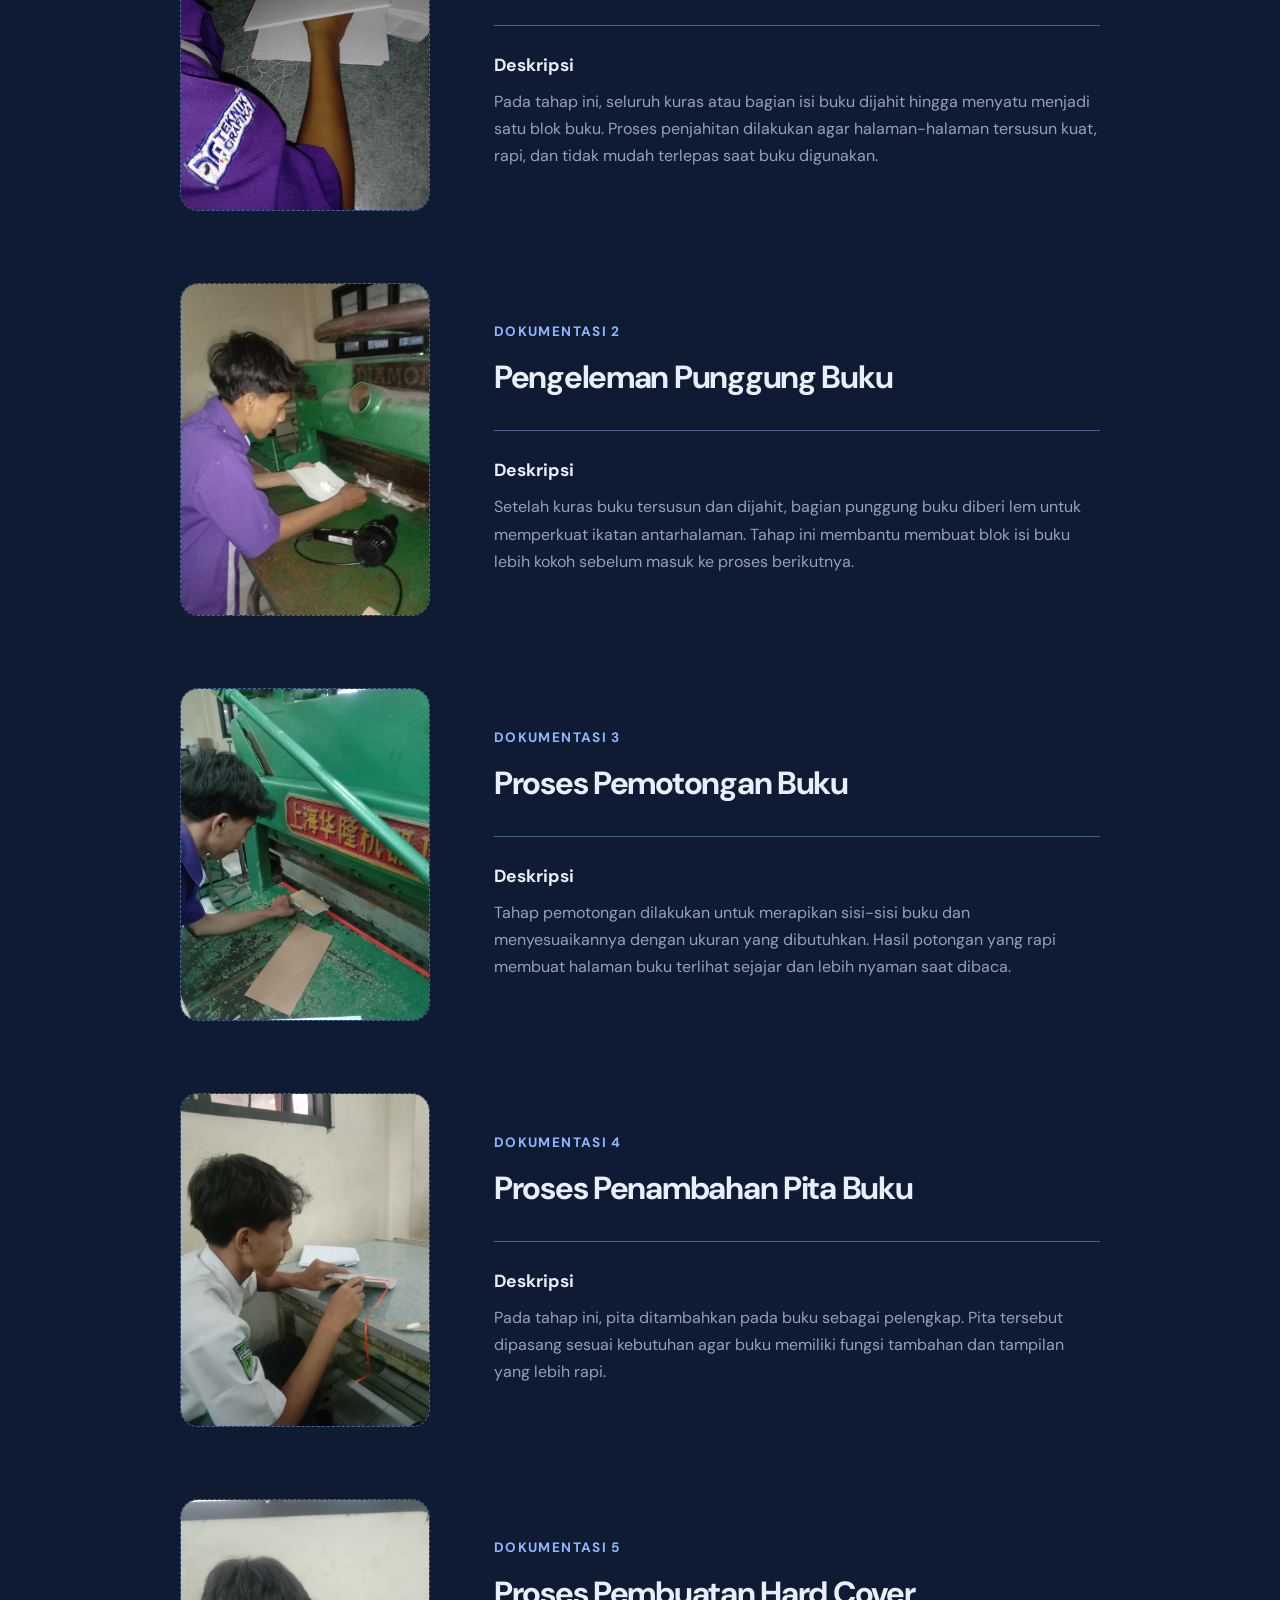
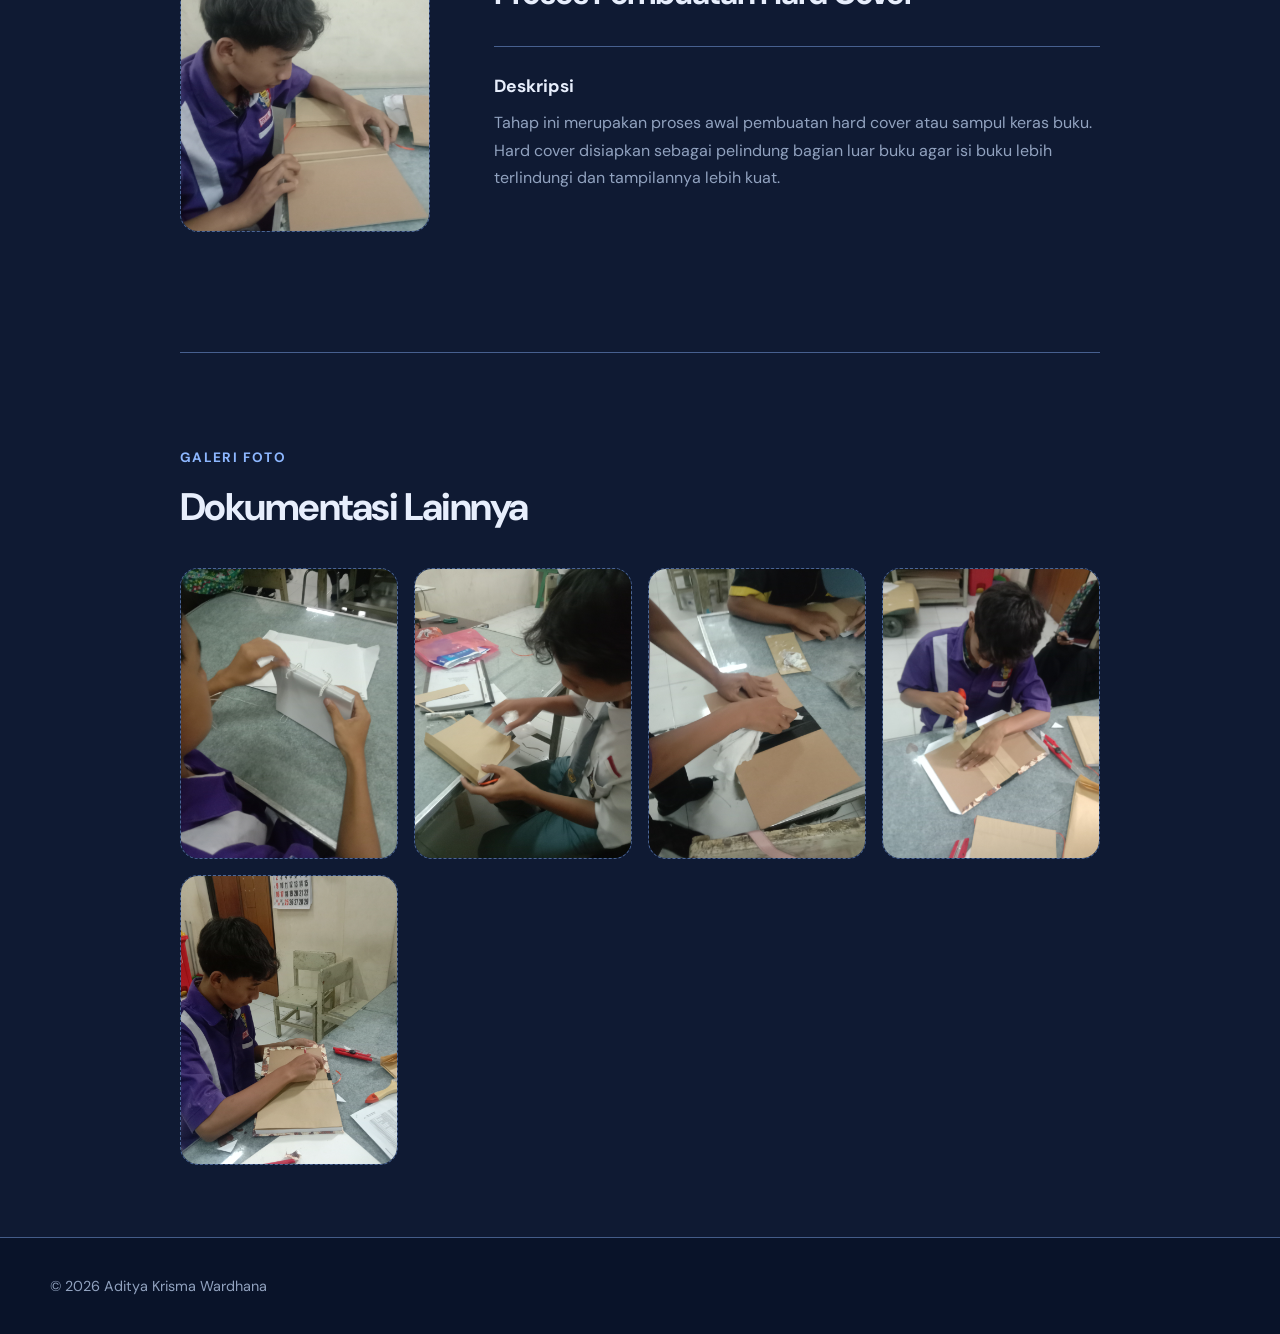
<file: dokumentasi-detail.html>
<!DOCTYPE html>
<html lang="id">
<head>
    <meta charset="UTF-8">
    <meta name="viewport" content="width=device-width, initial-scale=1.0">
    <meta name="description" content="Detail dokumentasi Aditya Krisma Wardhana">
    <link rel="icon" href="img/XlogoPortofolio.svg">
    <link rel="preconnect" href="https://fonts.googleapis.com">
    <link rel="preconnect" href="https://fonts.gstatic.com" crossorigin>
    <link href="https://fonts.googleapis.com/css2?family=DM+Sans:wght@400;500;600;700&display=swap" rel="stylesheet">
    <link rel="stylesheet" href="https://cdn.jsdelivr.net/npm/bootstrap-icons@1.11.3/font/bootstrap-icons.min.css">
    <link rel="stylesheet" href="style.css">
    <title>Detail Dokumentasi — Aditya Krisma Wardhana</title>
</head>
<body>
    <canvas id="background-nodes" aria-hidden="true"></canvas>
    <header class="navbarcon">
        <a href="index.html" aria-label="Kembali ke CV Aditya Krisma Wardhana"><img src="img/DitzzXlogoPortofolio.svg" alt="Logo CV Aditya Krisma Wardhana"></a>
        <a class="navbartext" href="dokumentasi.html"><i class="bi bi-arrow-left" aria-hidden="true"></i> Dokumentasi</a>
    </header>

    <main class="documentation-page documentation-detail">
        <section class="documentation-detail__layout" id="pembuatan-buku" aria-label="Pembuatan Buku">
            <div class="documentation-media documentation-media--three-four">
                <img src="img/pembuatanbuku/Prosespenjahitanbuku.jpg" alt="Deskripsi foto">
                <i class="bi bi-images" aria-hidden="true"></i>
                <span>Dokumentasi 3:4</span>
            </div>

            <div class="documentation-detail__content">
                <p class="eyebrow" id="detail-label">Project PJBL</p>
                <h1 id="detail-title">Pembuatan Buku</h1>
                <p class="documentation-intro" id="detail-intro">Pembuatan buku ini bertujuan untuk memenuhi tugas dalam PJBL salah satu nya yaitu pembuatan Buku</p>
                <div class="documentation-description">
                    <h2>Penjelasan </h2>
                    <p>Proyek Pembuatan Buku merupakan bagian dari kegiatan Project Based Learning (PJBL) yang dilaksanakan untuk memenuhi tugas pembelajaran. 
                        Kegiatan ini dibimbing oleh Bapak Wageyanto dan dikerjakan di Laboratorium TJK 1. Proses pengerjaan berlangsung pada tanggal 4 sampai 12 Agustus. 
                        Selama periode tersebut, proyek difokuskan pada pembuatan buku sesuai arahan pembimbing dan ketentuan tugas yang diberikan.</p>
                </div>
            </div>
        </section>

        <section class="documentation-steps" aria-label="Detail dokumentasi">
            <h2>Detail Dokumentasi</h2>

            <!-- <div class="documentation-detail__layout documentation-detail__layout--step">
            <div class="documentation-media documentation-media--four-three">
                img src="img/Prosespenjahitanbuku.jpg" alt="Deskripsi foto">
                <i class="bi bi-image" aria-hidden="true"></i>
                <span>Dokumentasi langkah 4:3</span>
            </div>

            <div class="documentation-detail__content">
                <p class="eyebrow">Langkah 01</p>
                <h3>Nama langkah kegiatan</h3
                <div class="documentation-description">
                    <h4>Deskripsi</h4>
                    <p>Gunakan bagian ini untuk menjelaskan detail langkah, seperti proses, alat yang digunakan, tanggal, lokasi, atau hasil kegiatan.</p>
                </div>
                </div>
            </div> -->

            <div class="documentation-detail__layout documentation-detail__layout--step documentation-detail__layout--portrait">
                <div class="documentation-media documentation-media--three-four">
                    <img src="img/pembuatanbuku/Prosespenjahitanbuku.jpg" alt="Deskripsi foto">
                    <i class="bi bi-image" aria-hidden="true"></i>
                    <span>Dokumentasi 3:4</span>
                </div>

                <div class="documentation-detail__content">
                    <p class="eyebrow">Dokumentasi 1</p>
                    <h3>Proses Penjahitan Buku</h3>
                    <div class="documentation-description">
                        <h4>Deskripsi</h4>
                        <p>Pada tahap ini, seluruh kuras atau bagian isi buku dijahit hingga menyatu menjadi satu blok buku. Proses penjahitan dilakukan agar halaman-halaman tersusun kuat, rapi, dan tidak mudah terlepas saat buku digunakan.</p>
                    </div>
                </div>
            </div>
            <div class="documentation-detail__layout documentation-detail__layout--step documentation-detail__layout--portrait">
                <div class="documentation-media documentation-media--three-four">
                    <img src="img/pembuatanbuku/Prosespengeleman1.jpg" alt="Deskripsi foto">
                    <i class="bi bi-image" aria-hidden="true"></i>
                    <span>Dokumentasi 3:4</span>
                </div>

                <div class="documentation-detail__content">
                    <p class="eyebrow">Dokumentasi 2</p>
                    <h3>Pengeleman Punggung Buku</h3>
                    <div class="documentation-description">
                        <h4>Deskripsi</h4>
                        <p>Setelah kuras buku tersusun dan dijahit, bagian punggung buku diberi lem untuk memperkuat ikatan antarhalaman. Tahap ini membantu membuat blok isi buku lebih kokoh sebelum masuk ke proses berikutnya.</p>
                    </div>
                </div>
            </div>
            <div class="documentation-detail__layout documentation-detail__layout--step documentation-detail__layout--portrait">
                <div class="documentation-media documentation-media--three-four">
                    <img src="img/pembuatanbuku/Prosespemotonganawal.jpg" alt="Deskripsi foto">
                    <i class="bi bi-image" aria-hidden="true"></i>
                    <span>Dokumentasi 3:4</span>
                </div>

                <div class="documentation-detail__content">
                    <p class="eyebrow">Dokumentasi 3</p>
                    <h3>Proses Pemotongan Buku</h3>
                    <div class="documentation-description">
                        <h4>Deskripsi</h4>
                        <p>Tahap pemotongan dilakukan untuk merapikan sisi-sisi buku dan menyesuaikannya dengan ukuran yang dibutuhkan. Hasil potongan yang rapi membuat halaman buku terlihat sejajar dan lebih nyaman saat dibaca.</p>
                    </div>
                </div>
            </div>
            <div class="documentation-detail__layout documentation-detail__layout--step documentation-detail__layout--portrait">
                <div class="documentation-media documentation-media--three-four">
                    <img src="img/pembuatanbuku/Prosespemasanganpita.jpg" alt="Deskripsi foto">
                    <i class="bi bi-image" aria-hidden="true"></i>
                    <span>Dokumentasi 3:4</span>
                </div>

                <div class="documentation-detail__content">
                    <p class="eyebrow">Dokumentasi 4</p>
                    <h3>Proses Penambahan Pita Buku</h3>
                    <div class="documentation-description">
                        <h4>Deskripsi</h4>
                        <p>Pada tahap ini, pita ditambahkan pada buku sebagai pelengkap. Pita tersebut dipasang sesuai kebutuhan agar buku memiliki fungsi tambahan dan tampilan yang lebih rapi.</p>
                    </div>
                </div>
            </div>
            <div class="documentation-detail__layout documentation-detail__layout--step documentation-detail__layout--portrait">
                <div class="documentation-media documentation-media--three-four">
                    <img src="img/pembuatanbuku/ProsespembuatanHC.jpg" alt="Deskripsi foto">
                    <i class="bi bi-image" aria-hidden="true"></i>
                    <span>Dokumentasi 3:4</span>
                </div>

                <div class="documentation-detail__content">
                    <p class="eyebrow">Dokumentasi 5</p>
                    <h3>Proses Pembuatan Hard Cover</h3>
                    <div class="documentation-description">
                        <h4>Deskripsi</h4>
                        <p>Tahap ini merupakan proses awal pembuatan hard cover atau sampul keras buku. Hard cover disiapkan sebagai pelindung bagian luar buku agar isi buku lebih terlindungi dan tampilannya lebih kuat.</p>
                    </div>
                </div>
            </div>
        </section>

        <section class="documentation-gallery" aria-label="Dokumentasi lainnya">
            <p class="eyebrow">Galeri Foto</p>
            <h2>Dokumentasi Lainnya</h2>
            <div class="documentation-gallery__grid">
                <div class="documentation-media documentation-media--three-four"><i class="bi bi-image" aria-hidden="true"></i><span>Foto 3:4</span><img src="img/pembuatanbuku/Jahit1.jpg" alt="Deskripsi foto"></div>
                <div class="documentation-media documentation-media--three-four"><i class="bi bi-image" aria-hidden="true"></i><span>Foto 3:4</span><img src="img/pembuatanbuku/Pita1.jpg" alt="Deskripsi foto"></div>
                <div class="documentation-media documentation-media--three-four"><i class="bi bi-image" aria-hidden="true"></i><span>Foto 3:4</span><img src="img/pembuatanbuku/HC1.jpg" alt="Deskripsi foto"></div>
                <div class="documentation-media documentation-media--three-four"><i class="bi bi-image" aria-hidden="true"></i><span>Foto 3:4</span><img src="img/pembuatanbuku/HC2.jpg" alt="Deskripsi foto"></div>
                <div class="documentation-media documentation-media--three-four"><i class="bi bi-image" aria-hidden="true"></i><span>Foto 3:4</span><img src="img/pembuatanbuku/HC3.jpg" alt="Deskripsi foto"></div>
            </div>
        </section>
    </main>

    <section class="marquee documentation-divider" aria-label="Pemisah dokumentasi">
        <div class="marquee-track">
            <div class="marquee-group" aria-hidden="true">
                <span>DitzzX</span><span class="marquee-dot">•</span><span>DitzzX</span><span class="marquee-dot">•</span>
                <span>DitzzX</span><span class="marquee-dot">•</span><span>DitzzX</span><span class="marquee-dot">•</span>
                <span>DitzzX</span><span class="marquee-dot">•</span><span>DitzzX</span><span class="marquee-dot">•</span>
                <span>DitzzX</span><span class="marquee-dot">•</span><span>DitzzX</span><span class="marquee-dot">•</span>
                <span>DitzzX</span><span class="marquee-dot">•</span><span>DitzzX</span><span class="marquee-dot">•</span>
                <span>DitzzX</span><span class="marquee-dot">•</span><span>DitzzX</span><span class="marquee-dot">•</span>
                <span>DitzzX</span><span class="marquee-dot">•</span><span>DitzzX</span><span class="marquee-dot">•</span>
                <span>DitzzX</span><span class="marquee-dot">•</span><span>DitzzX</span><span class="marquee-dot">•</span>
                <span>DitzzX</span><span class="marquee-dot">•</span><span>DitzzX</span><span class="marquee-dot">•</span>
                <span>DitzzX</span><span class="marquee-dot">•</span><span>DitzzX</span><span class="marquee-dot">•</span>
            </div>

            <div class="marquee-group" aria-hidden="true">
                <span>DitzzX</span><span class="marquee-dot">•</span><span>DitzzX</span><span class="marquee-dot">•</span>
                <span>DitzzX</span><span class="marquee-dot">•</span><span>DitzzX</span><span class="marquee-dot">•</span>
                <span>DitzzX</span><span class="marquee-dot">•</span><span>DitzzX</span><span class="marquee-dot">•</span>
                <span>DitzzX</span><span class="marquee-dot">•</span><span>DitzzX</span><span class="marquee-dot">•</span>
                <span>DitzzX</span><span class="marquee-dot">•</span><span>DitzzX</span><span class="marquee-dot">•</span>
                <span>DitzzX</span><span class="marquee-dot">•</span><span>DitzzX</span><span class="marquee-dot">•</span>
                <span>DitzzX</span><span class="marquee-dot">•</span><span>DitzzX</span><span class="marquee-dot">•</span>
                <span>DitzzX</span><span class="marquee-dot">•</span><span>DitzzX</span><span class="marquee-dot">•</span>
                <span>DitzzX</span><span class="marquee-dot">•</span><span>DitzzX</span><span class="marquee-dot">•</span>
                <span>DitzzX</span><span class="marquee-dot">•</span><span>DitzzX</span><span class="marquee-dot">•</span>
            </div>
        </div>
    </section>

    <!-- Sablon Tas -->

    <main class="documentation-page documentation-detail">
        <section class="documentation-detail__layout" id="sablon-tas" aria-label="Sablon Tas">
            <div class="documentation-media documentation-media--three-four">
                <img src="img/pembuatanbuku/Prosespenjahitanbuku.jpg" alt="Deskripsi foto">
                <i class="bi bi-images" aria-hidden="true"></i>
                <span>Dokumentasi 3:4</span>
            </div>

            <div class="documentation-detail__content">
                <p class="eyebrow" id="detail-label">Project PJBL</p>
                <h1 id="detail-title">Pembuatan Buku</h1>
                <p class="documentation-intro" id="detail-intro">Pembuatan buku ini bertujuan untuk memenuhi tugas dalam PJBL salah satu nya yaitu pembuatan Buku</p>
                <div class="documentation-description">
                    <h2>Penjelasan </h2>
                    <p>Proyek Pembuatan Buku merupakan bagian dari kegiatan Project Based Learning (PJBL) yang dilaksanakan untuk memenuhi tugas pembelajaran. 
                        Kegiatan ini dibimbing oleh Bapak Wageyanto dan dikerjakan di Laboratorium TJK 1. Proses pengerjaan berlangsung pada tanggal 4 sampai 12 Agustus. 
                        Selama periode tersebut, proyek difokuskan pada pembuatan buku sesuai arahan pembimbing dan ketentuan tugas yang diberikan.</p>
                </div>
            </div>
        </section>

        <section class="documentation-steps" aria-label="Detail dokumentasi">
            <h2>Detail Dokumentasi</h2>

            <!-- <div class="documentation-detail__layout documentation-detail__layout--step">
            <div class="documentation-media documentation-media--four-three">
                img src="img/Prosespenjahitanbuku.jpg" alt="Deskripsi foto">
                <i class="bi bi-image" aria-hidden="true"></i>
                <span>Dokumentasi langkah 4:3</span>
            </div>

            <div class="documentation-detail__content">
                <p class="eyebrow">Langkah 01</p>
                <h3>Nama langkah kegiatan</h3
                <div class="documentation-description">
                    <h4>Deskripsi</h4>
                    <p>Gunakan bagian ini untuk menjelaskan detail langkah, seperti proses, alat yang digunakan, tanggal, lokasi, atau hasil kegiatan.</p>
                </div>
                </div>
            </div> -->

            <div class="documentation-detail__layout documentation-detail__layout--step documentation-detail__layout--portrait">
                <div class="documentation-media documentation-media--three-four">
                    <img src="img/pembuatanbuku/Prosespenjahitanbuku.jpg" alt="Deskripsi foto">
                    <i class="bi bi-image" aria-hidden="true"></i>
                    <span>Dokumentasi 3:4</span>
                </div>

                <div class="documentation-detail__content">
                    <p class="eyebrow">Dokumentasi 1</p>
                    <h3>Proses Penjahitan Buku</h3>
                    <div class="documentation-description">
                        <h4>Deskripsi</h4>
                        <p>Pada tahap ini, seluruh kuras atau bagian isi buku dijahit hingga menyatu menjadi satu blok buku. Proses penjahitan dilakukan agar halaman-halaman tersusun kuat, rapi, dan tidak mudah terlepas saat buku digunakan.</p>
                    </div>
                </div>
            </div>
            <div class="documentation-detail__layout documentation-detail__layout--step documentation-detail__layout--portrait">
                <div class="documentation-media documentation-media--three-four">
                    <img src="img/pembuatanbuku/Prosespengeleman1.jpg" alt="Deskripsi foto">
                    <i class="bi bi-image" aria-hidden="true"></i>
                    <span>Dokumentasi 3:4</span>
                </div>

                <div class="documentation-detail__content">
                    <p class="eyebrow">Dokumentasi 2</p>
                    <h3>Pengeleman Punggung Buku</h3>
                    <div class="documentation-description">
                        <h4>Deskripsi</h4>
                        <p>Setelah kuras buku tersusun dan dijahit, bagian punggung buku diberi lem untuk memperkuat ikatan antarhalaman. Tahap ini membantu membuat blok isi buku lebih kokoh sebelum masuk ke proses berikutnya.</p>
                    </div>
                </div>
            </div>
            <div class="documentation-detail__layout documentation-detail__layout--step documentation-detail__layout--portrait">
                <div class="documentation-media documentation-media--three-four">
                    <img src="img/pembuatanbuku/Prosespemotonganawal.jpg" alt="Deskripsi foto">
                    <i class="bi bi-image" aria-hidden="true"></i>
                    <span>Dokumentasi 3:4</span>
                </div>

                <div class="documentation-detail__content">
                    <p class="eyebrow">Dokumentasi 3</p>
                    <h3>Proses Pemotongan Buku</h3>
                    <div class="documentation-description">
                        <h4>Deskripsi</h4>
                        <p>Tahap pemotongan dilakukan untuk merapikan sisi-sisi buku dan menyesuaikannya dengan ukuran yang dibutuhkan. Hasil potongan yang rapi membuat halaman buku terlihat sejajar dan lebih nyaman saat dibaca.</p>
                    </div>
                </div>
            </div>
            <div class="documentation-detail__layout documentation-detail__layout--step documentation-detail__layout--portrait">
                <div class="documentation-media documentation-media--three-four">
                    <img src="img/pembuatanbuku/Prosespemasanganpita.jpg" alt="Deskripsi foto">
                    <i class="bi bi-image" aria-hidden="true"></i>
                    <span>Dokumentasi 3:4</span>
                </div>

                <div class="documentation-detail__content">
                    <p class="eyebrow">Dokumentasi 4</p>
                    <h3>Proses Penambahan Pita Buku</h3>
                    <div class="documentation-description">
                        <h4>Deskripsi</h4>
                        <p>Pada tahap ini, pita ditambahkan pada buku sebagai pelengkap. Pita tersebut dipasang sesuai kebutuhan agar buku memiliki fungsi tambahan dan tampilan yang lebih rapi.</p>
                    </div>
                </div>
            </div>
            <div class="documentation-detail__layout documentation-detail__layout--step documentation-detail__layout--portrait">
                <div class="documentation-media documentation-media--three-four">
                    <img src="img/pembuatanbuku/ProsespembuatanHC.jpg" alt="Deskripsi foto">
                    <i class="bi bi-image" aria-hidden="true"></i>
                    <span>Dokumentasi 3:4</span>
                </div>

                <div class="documentation-detail__content">
                    <p class="eyebrow">Dokumentasi 5</p>
                    <h3>Proses Pembuatan Hard Cover</h3>
                    <div class="documentation-description">
                        <h4>Deskripsi</h4>
                        <p>Tahap ini merupakan proses awal pembuatan hard cover atau sampul keras buku. Hard cover disiapkan sebagai pelindung bagian luar buku agar isi buku lebih terlindungi dan tampilannya lebih kuat.</p>
                    </div>
                </div>
            </div>
        </section>

        <section class="documentation-gallery" aria-label="Dokumentasi lainnya">
            <p class="eyebrow">Galeri Foto</p>
            <h2>Dokumentasi Lainnya</h2>
            <div class="documentation-gallery__grid">
                <div class="documentation-media documentation-media--three-four"><i class="bi bi-image" aria-hidden="true"></i><span>Foto 3:4</span><img src="img/pembuatanbuku/Jahit1.jpg" alt="Deskripsi foto"></div>
                <div class="documentation-media documentation-media--three-four"><i class="bi bi-image" aria-hidden="true"></i><span>Foto 3:4</span><img src="img/pembuatanbuku/Pita1.jpg" alt="Deskripsi foto"></div>
                <div class="documentation-media documentation-media--three-four"><i class="bi bi-image" aria-hidden="true"></i><span>Foto 3:4</span><img src="img/pembuatanbuku/HC1.jpg" alt="Deskripsi foto"></div>
                <div class="documentation-media documentation-media--three-four"><i class="bi bi-image" aria-hidden="true"></i><span>Foto 3:4</span><img src="img/pembuatanbuku/HC2.jpg" alt="Deskripsi foto"></div>
                <div class="documentation-media documentation-media--three-four"><i class="bi bi-image" aria-hidden="true"></i><span>Foto 3:4</span><img src="img/pembuatanbuku/HC3.jpg" alt="Deskripsi foto"></div>
            </div>
        </section>
    </main>

    <footer class="site-footer"><div class="footer-content"><p>© 2026 Aditya Krisma Wardhana</p></div></footer>
    <script src="script.js"></script>
</body>
</html>
</file>
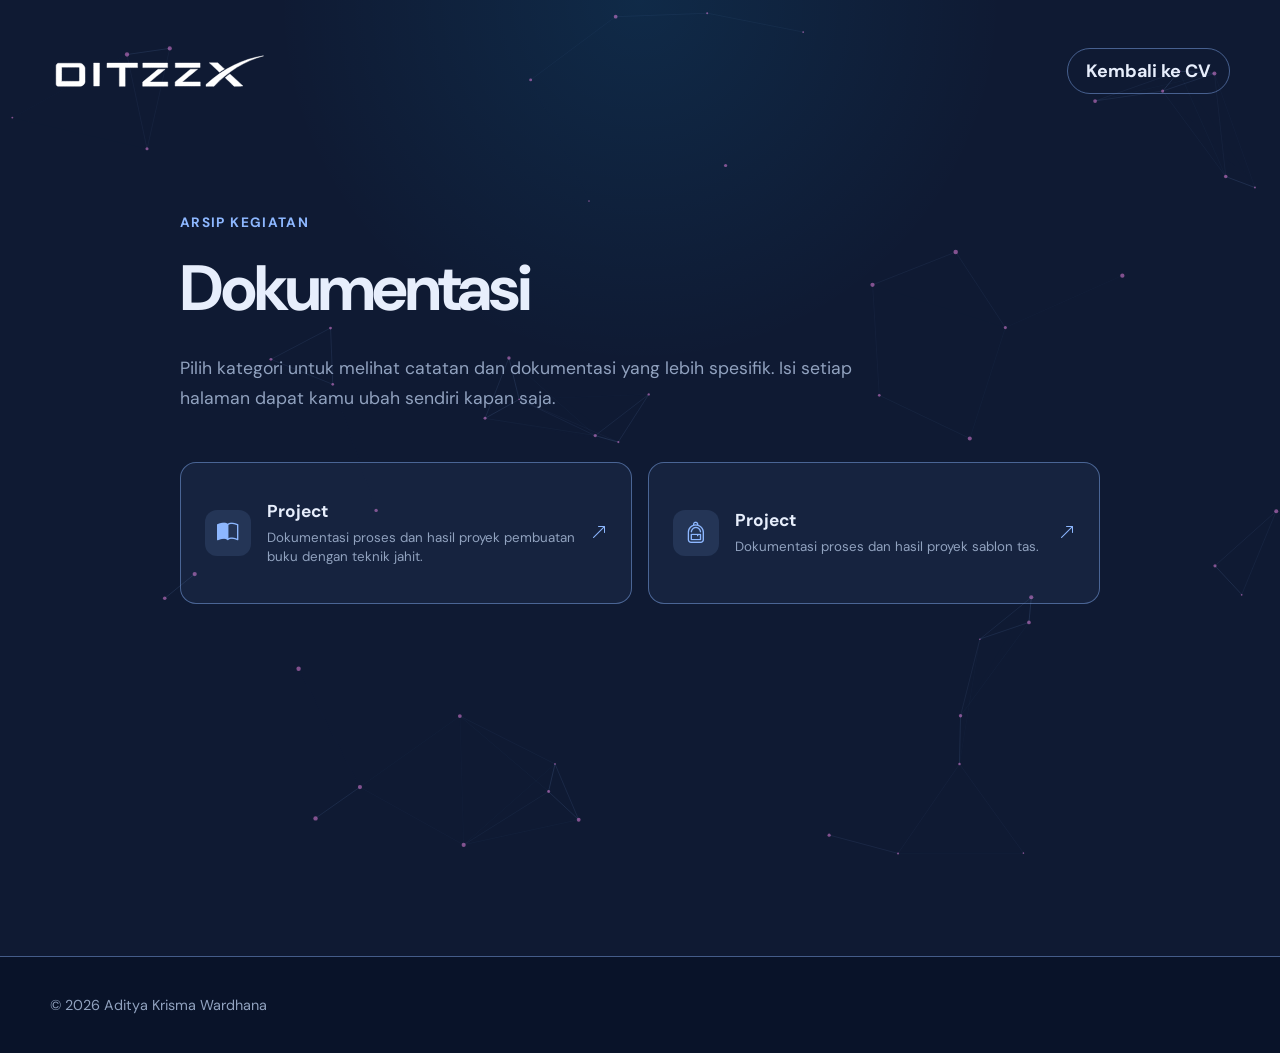
<file: dokumentasi.html>
<!DOCTYPE html>
<html lang="id">
<head>
    <meta charset="UTF-8">
    <meta name="viewport" content="width=device-width, initial-scale=1.0">
    <meta name="description" content="Daftar dokumentasi Aditya Krisma Wardhana">
    <link rel="icon" href="img/XlogoPortofolio.svg">
    <link rel="preconnect" href="https://fonts.googleapis.com">
    <link rel="preconnect" href="https://fonts.gstatic.com" crossorigin>
    <link href="https://fonts.googleapis.com/css2?family=DM+Sans:wght@400;500;600;700&display=swap" rel="stylesheet">
    <link rel="stylesheet" href="https://cdn.jsdelivr.net/npm/bootstrap-icons@1.11.3/font/bootstrap-icons.min.css">
    <link rel="stylesheet" href="style.css">
    <title>Dokumentasi — Aditya Krisma Wardhana</title>
</head>
<body>
    <canvas id="background-nodes" aria-hidden="true"></canvas>
    <header class="navbarcon">
        <a href="index.html" aria-label="Kembali ke CV Aditya Krisma Wardhana">
            <img src="img/DitzzXlogoPortofolio.svg" alt="Logo CV Aditya Krisma Wardhana">
        </a>
        <a class="navbartext" href="index.html">Kembali ke CV</a>
    </header>

    <main class="documentation-page">
        <p class="eyebrow">Arsip Kegiatan</p>
        <h1>Dokumentasi</h1>
        <p class="documentation-intro">Pilih kategori untuk melihat catatan dan dokumentasi yang lebih spesifik. Isi setiap halaman dapat kamu ubah sendiri kapan saja.</p>

        <section class="documentation-grid" aria-label="Daftar dokumentasi">
            <a class="documentation-card" href="dokumentasi1.html#pembuatan-buku">
                <i class="bi bi-book-half" aria-hidden="true"></i>
                <span class="documentation-card__content"><strong>Project</strong><small>Dokumentasi proses dan hasil proyek pembuatan buku dengan teknik jahit.</small></span>
                <i class="bi bi-arrow-up-right" aria-hidden="true"></i>
            </a>
            <a class="documentation-card" href="dokumentasi2.html#pembuatan-tas">
                <i class="bi bi-backpack" aria-hidden="true"></i>
                <span class="documentation-card__content"><strong>Project</strong><small>Dokumentasi proses dan hasil proyek sablon tas.</small></span>
                <i class="bi bi-arrow-up-right" aria-hidden="true"></i>
            </a>
        </section>
    </main>

    <footer class="site-footer"><div class="footer-content"><p>© 2026 Aditya Krisma Wardhana</p></div></footer>
    <script src="script.js"></script>
</body>
</html>
</file>
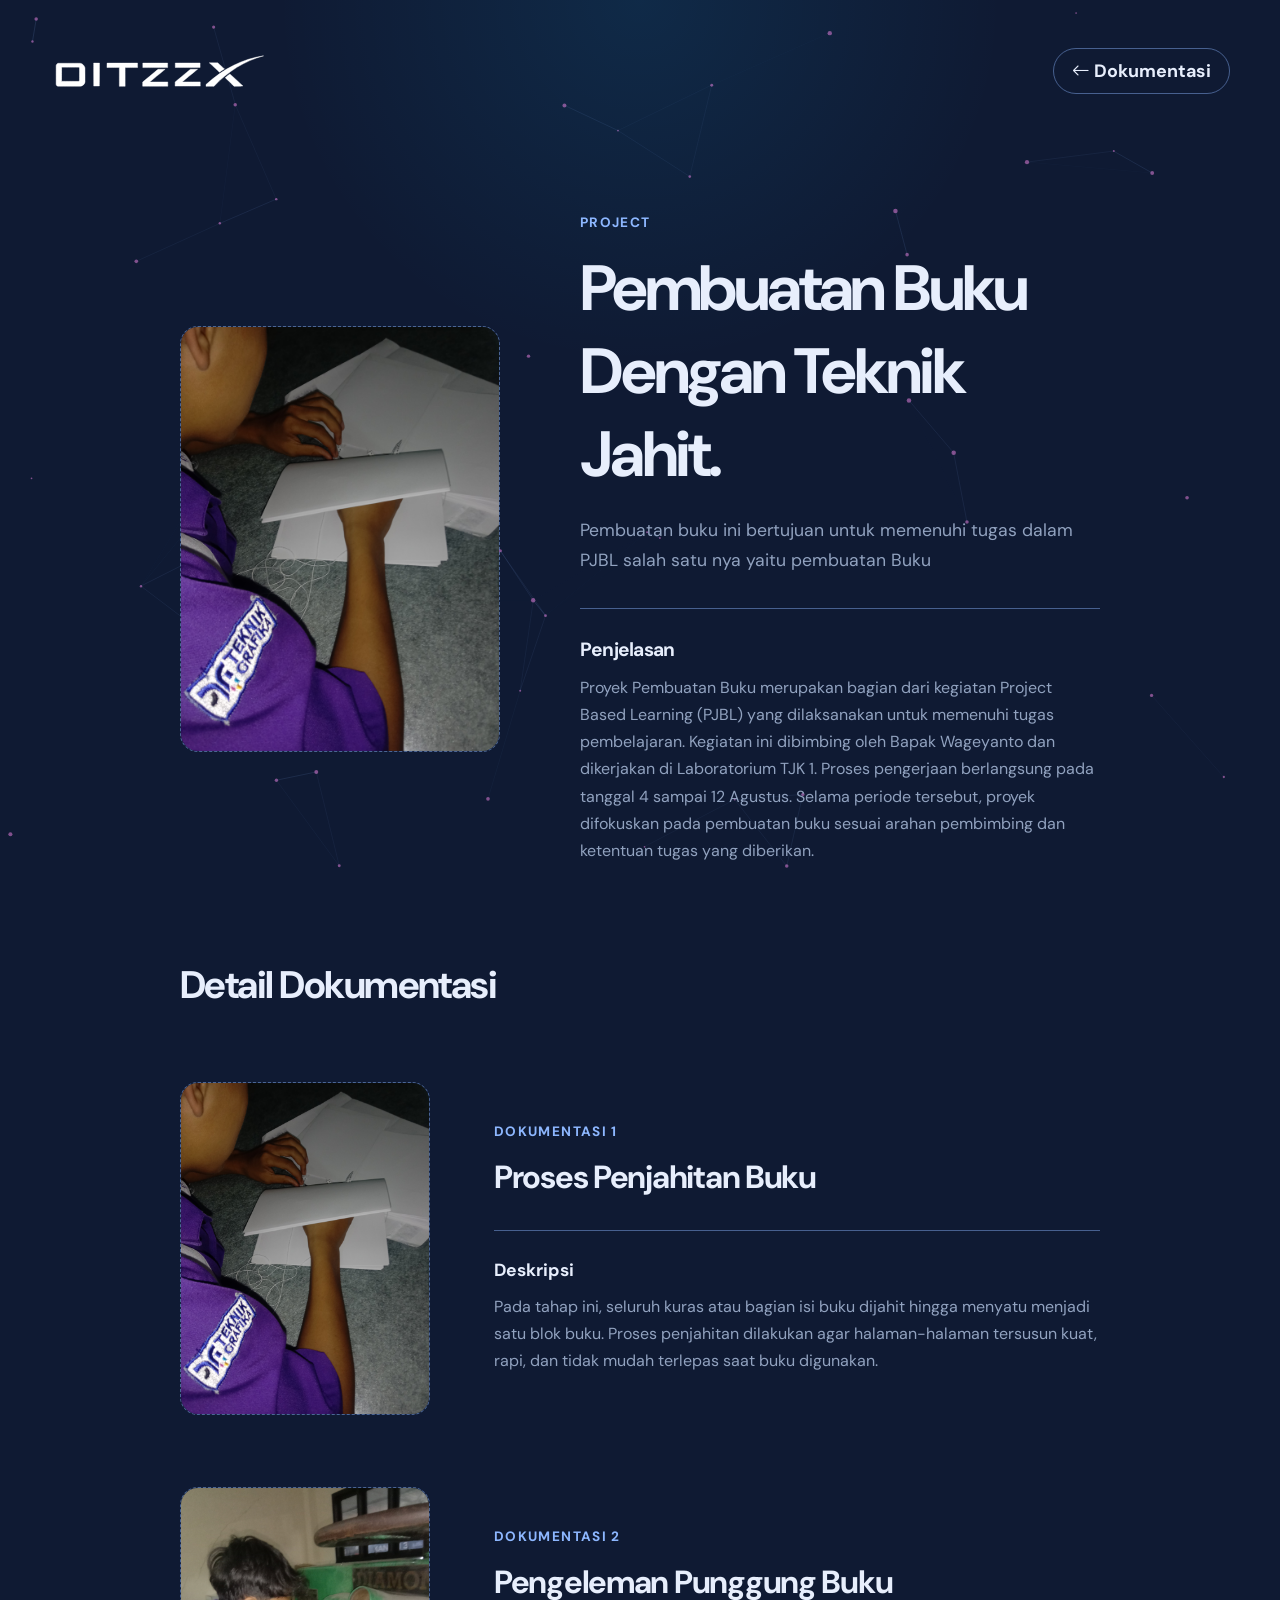
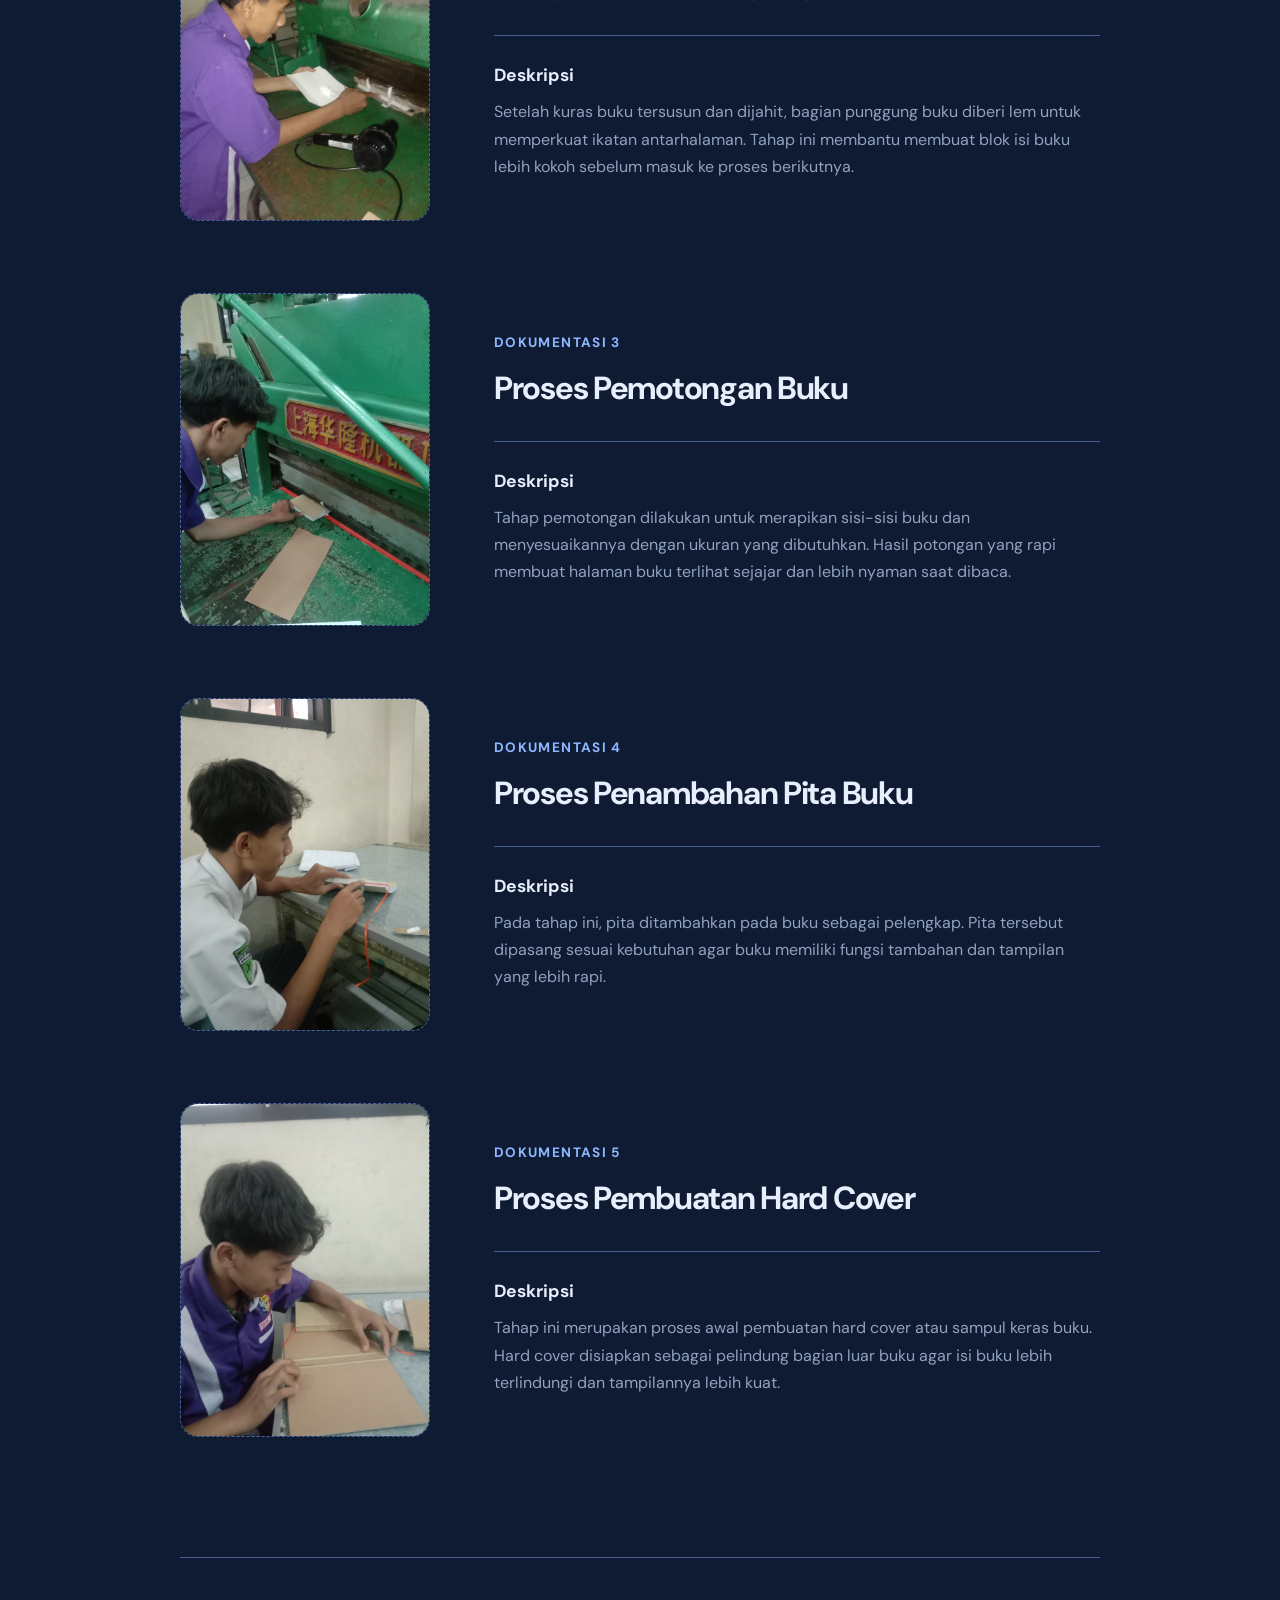
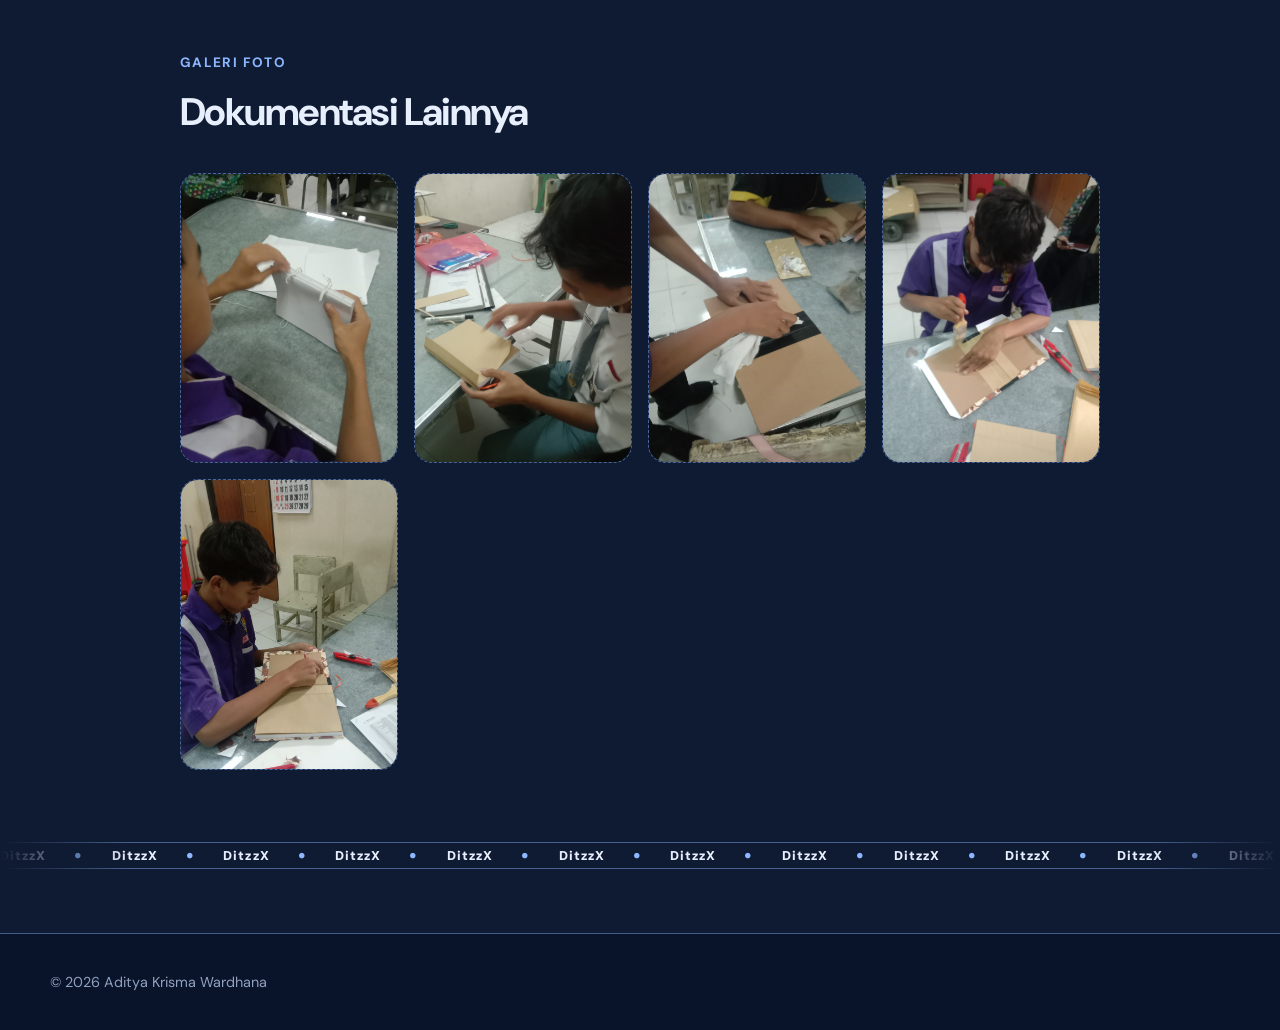
<file: dokumentasi1.html>
<!DOCTYPE html>
<html lang="id">
<head>
    <meta charset="UTF-8">
    <meta name="viewport" content="width=device-width, initial-scale=1.0">
    <meta name="description" content="Detail dokumentasi Aditya Krisma Wardhana">
    <link rel="icon" href="img/XlogoPortofolio.svg">
    <link rel="preconnect" href="https://fonts.googleapis.com">
    <link rel="preconnect" href="https://fonts.gstatic.com" crossorigin>
    <link href="https://fonts.googleapis.com/css2?family=DM+Sans:wght@400;500;600;700&display=swap" rel="stylesheet">
    <link rel="stylesheet" href="https://cdn.jsdelivr.net/npm/bootstrap-icons@1.11.3/font/bootstrap-icons.min.css">
    <link rel="stylesheet" href="style.css">
    <title>Detail Dokumentasi — Aditya Krisma Wardhana</title>
</head>
<body>
    <canvas id="background-nodes" aria-hidden="true"></canvas>
    <header class="navbarcon">
        <a href="index.html" aria-label="Kembali ke CV Aditya Krisma Wardhana"><img src="img/DitzzXlogoPortofolio.svg" alt="Logo CV Aditya Krisma Wardhana"></a>
        <a class="navbartext" href="dokumentasi.html"><i class="bi bi-arrow-left" aria-hidden="true"></i> Dokumentasi</a>
    </header>


    <!-- Pembuatan Buku -->
    <main class="documentation-page documentation-detail">
        <section class="documentation-detail__layout" id="pembuatan-buku" aria-label="Pembuatan Buku">
            <div class="documentation-media documentation-media--three-four">
                <img src="img/pembuatanbuku/Prosespenjahitanbuku.jpg" alt="Proses penjahitan buku">
                <i class="bi bi-images" aria-hidden="true"></i>
                <span>Dokumentasi 3:4</span>
            </div>

            <div class="documentation-detail__content">
                <p class="eyebrow" id="detail-label">Project</p>
                <h1 id="detail-title">Pembuatan Buku Dengan Teknik Jahit.</h1>
                <p class="documentation-intro" id="detail-intro">Pembuatan buku ini bertujuan untuk memenuhi tugas dalam PJBL salah satu nya yaitu pembuatan Buku</p>
                <div class="documentation-description">
                    <h2>Penjelasan </h2>
                    <p>Proyek Pembuatan Buku merupakan bagian dari kegiatan Project Based Learning (PJBL) yang dilaksanakan untuk memenuhi tugas pembelajaran. 
                        Kegiatan ini dibimbing oleh Bapak Wageyanto dan dikerjakan di Laboratorium TJK 1. Proses pengerjaan berlangsung pada tanggal 4 sampai 12 Agustus. 
                        Selama periode tersebut, proyek difokuskan pada pembuatan buku sesuai arahan pembimbing dan ketentuan tugas yang diberikan.</p>
                </div>
            </div>
        </section>

        <section class="documentation-steps" aria-label="Detail dokumentasi">
            <h2>Detail Dokumentasi</h2>

            <div class="documentation-detail__layout documentation-detail__layout--step documentation-detail__layout--portrait">
                <div class="documentation-media documentation-media--three-four">
                    <img src="img/pembuatanbuku/Prosespenjahitanbuku.jpg" alt="Proses penjahitan buku">
                    <i class="bi bi-image" aria-hidden="true"></i>
                    <span>Dokumentasi 3:4</span>
                </div>

                <div class="documentation-detail__content">
                    <p class="eyebrow">Dokumentasi 1</p>
                    <h3>Proses Penjahitan Buku</h3>
                    <div class="documentation-description">
                        <h4>Deskripsi</h4>
                        <p>Pada tahap ini, seluruh kuras atau bagian isi buku dijahit hingga menyatu menjadi satu blok buku. Proses penjahitan dilakukan agar halaman-halaman tersusun kuat, rapi, dan tidak mudah terlepas saat buku digunakan.</p>
                    </div>
                </div>
            </div>
            <div class="documentation-detail__layout documentation-detail__layout--step documentation-detail__layout--portrait">
                <div class="documentation-media documentation-media--three-four">
                    <img src="img/pembuatanbuku/Prosespengeleman1.jpg" alt="Pengeleman punggung buku">
                    <i class="bi bi-image" aria-hidden="true"></i>
                    <span>Dokumentasi 3:4</span>
                </div>

                <div class="documentation-detail__content">
                    <p class="eyebrow">Dokumentasi 2</p>
                    <h3>Pengeleman Punggung Buku</h3>
                    <div class="documentation-description">
                        <h4>Deskripsi</h4>
                        <p>Setelah kuras buku tersusun dan dijahit, bagian punggung buku diberi lem untuk memperkuat ikatan antarhalaman. Tahap ini membantu membuat blok isi buku lebih kokoh sebelum masuk ke proses berikutnya.</p>
                    </div>
                </div>
            </div>
            <div class="documentation-detail__layout documentation-detail__layout--step documentation-detail__layout--portrait">
                <div class="documentation-media documentation-media--three-four">
                    <img src="img/pembuatanbuku/Prosespemotonganawal.jpg" alt="Pemotongan awal buku">
                    <i class="bi bi-image" aria-hidden="true"></i>
                    <span>Dokumentasi 3:4</span>
                </div>

                <div class="documentation-detail__content">
                    <p class="eyebrow">Dokumentasi 3</p>
                    <h3>Proses Pemotongan Buku</h3>
                    <div class="documentation-description">
                        <h4>Deskripsi</h4>
                        <p>Tahap pemotongan dilakukan untuk merapikan sisi-sisi buku dan menyesuaikannya dengan ukuran yang dibutuhkan. Hasil potongan yang rapi membuat halaman buku terlihat sejajar dan lebih nyaman saat dibaca.</p>
                    </div>
                </div>
            </div>
            <div class="documentation-detail__layout documentation-detail__layout--step documentation-detail__layout--portrait">
                <div class="documentation-media documentation-media--three-four">
                    <img src="img/pembuatanbuku/Prosespemasanganpita.jpg" alt="Pemasangan pita buku">
                    <i class="bi bi-image" aria-hidden="true"></i>
                    <span>Dokumentasi 3:4</span>
                </div>

                <div class="documentation-detail__content">
                    <p class="eyebrow">Dokumentasi 4</p>
                    <h3>Proses Penambahan Pita Buku</h3>
                    <div class="documentation-description">
                        <h4>Deskripsi</h4>
                        <p>Pada tahap ini, pita ditambahkan pada buku sebagai pelengkap. Pita tersebut dipasang sesuai kebutuhan agar buku memiliki fungsi tambahan dan tampilan yang lebih rapi.</p>
                    </div>
                </div>
            </div>
            <div class="documentation-detail__layout documentation-detail__layout--step documentation-detail__layout--portrait">
                <div class="documentation-media documentation-media--three-four">
                    <img src="img/pembuatanbuku/ProsespembuatanHC.jpg" alt="Pembuatan hard cover buku">
                    <i class="bi bi-image" aria-hidden="true"></i>
                    <span>Dokumentasi 3:4</span>
                </div>

                <div class="documentation-detail__content">
                    <p class="eyebrow">Dokumentasi 5</p>
                    <h3>Proses Pembuatan Hard Cover</h3>
                    <div class="documentation-description">
                        <h4>Deskripsi</h4>
                        <p>Tahap ini merupakan proses awal pembuatan hard cover atau sampul keras buku. Hard cover disiapkan sebagai pelindung bagian luar buku agar isi buku lebih terlindungi dan tampilannya lebih kuat.</p>
                    </div>
                </div>
            </div>
        </section>

        <section class="documentation-gallery" aria-label="Dokumentasi lainnya">
            <p class="eyebrow">Galeri Foto</p>
            <h2>Dokumentasi Lainnya</h2>
            <div class="documentation-gallery__grid">
                <div class="documentation-media documentation-media--three-four"><i class="bi bi-image" aria-hidden="true"></i><span>Foto 3:4</span><img src="img/pembuatanbuku/Jahit1.jpg" alt="Hasil proses penjahitan buku" loading="lazy"></div>
                <div class="documentation-media documentation-media--three-four"><i class="bi bi-image" aria-hidden="true"></i><span>Foto 3:4</span><img src="img/pembuatanbuku/Pita1.jpg" alt="Hasil pemasangan pita buku" loading="lazy"></div>
                <div class="documentation-media documentation-media--three-four"><i class="bi bi-image" aria-hidden="true"></i><span>Foto 3:4</span><img src="img/pembuatanbuku/HC1.jpg" alt="Hard cover buku" loading="lazy"></div>
                <div class="documentation-media documentation-media--three-four"><i class="bi bi-image" aria-hidden="true"></i><span>Foto 3:4</span><img src="img/pembuatanbuku/HC2.jpg" alt="Hard cover buku" loading="lazy"></div>
                <div class="documentation-media documentation-media--three-four"><i class="bi bi-image" aria-hidden="true"></i><span>Foto 3:4</span><img src="img/pembuatanbuku/HC3.jpg" alt="Hard cover buku" loading="lazy"></div>
            </div>
        </section>
    </main>

    <section class="marquee documentation-divider" aria-label="Pemisah dokumentasi">
        <div class="marquee-track">
            <div class="marquee-group" aria-hidden="true">
                <span>DitzzX</span><span class="marquee-dot">•</span><span>DitzzX</span><span class="marquee-dot">•</span>
                <span>DitzzX</span><span class="marquee-dot">•</span><span>DitzzX</span><span class="marquee-dot">•</span>
                <span>DitzzX</span><span class="marquee-dot">•</span><span>DitzzX</span><span class="marquee-dot">•</span>
                <span>DitzzX</span><span class="marquee-dot">•</span><span>DitzzX</span><span class="marquee-dot">•</span>
                <span>DitzzX</span><span class="marquee-dot">•</span><span>DitzzX</span><span class="marquee-dot">•</span>
                <span>DitzzX</span><span class="marquee-dot">•</span><span>DitzzX</span><span class="marquee-dot">•</span>
                <span>DitzzX</span><span class="marquee-dot">•</span><span>DitzzX</span><span class="marquee-dot">•</span>
                <span>DitzzX</span><span class="marquee-dot">•</span><span>DitzzX</span><span class="marquee-dot">•</span>
                <span>DitzzX</span><span class="marquee-dot">•</span><span>DitzzX</span><span class="marquee-dot">•</span>
                <span>DitzzX</span><span class="marquee-dot">•</span><span>DitzzX</span><span class="marquee-dot">•</span>
            </div>

            <div class="marquee-group" aria-hidden="true">
                <span>DitzzX</span><span class="marquee-dot">•</span><span>DitzzX</span><span class="marquee-dot">•</span>
                <span>DitzzX</span><span class="marquee-dot">•</span><span>DitzzX</span><span class="marquee-dot">•</span>
                <span>DitzzX</span><span class="marquee-dot">•</span><span>DitzzX</span><span class="marquee-dot">•</span>
                <span>DitzzX</span><span class="marquee-dot">•</span><span>DitzzX</span><span class="marquee-dot">•</span>
                <span>DitzzX</span><span class="marquee-dot">•</span><span>DitzzX</span><span class="marquee-dot">•</span>
                <span>DitzzX</span><span class="marquee-dot">•</span><span>DitzzX</span><span class="marquee-dot">•</span>
                <span>DitzzX</span><span class="marquee-dot">•</span><span>DitzzX</span><span class="marquee-dot">•</span>
                <span>DitzzX</span><span class="marquee-dot">•</span><span>DitzzX</span><span class="marquee-dot">•</span>
                <span>DitzzX</span><span class="marquee-dot">•</span><span>DitzzX</span><span class="marquee-dot">•</span>
                <span>DitzzX</span><span class="marquee-dot">•</span><span>DitzzX</span><span class="marquee-dot">•</span>
            </div>
        </div>
    </section>

    <footer class="site-footer"><div class="footer-content"><p>© 2026 Aditya Krisma Wardhana</p></div></footer>
    <script src="script.js"></script>
</body>
</html>
</file>
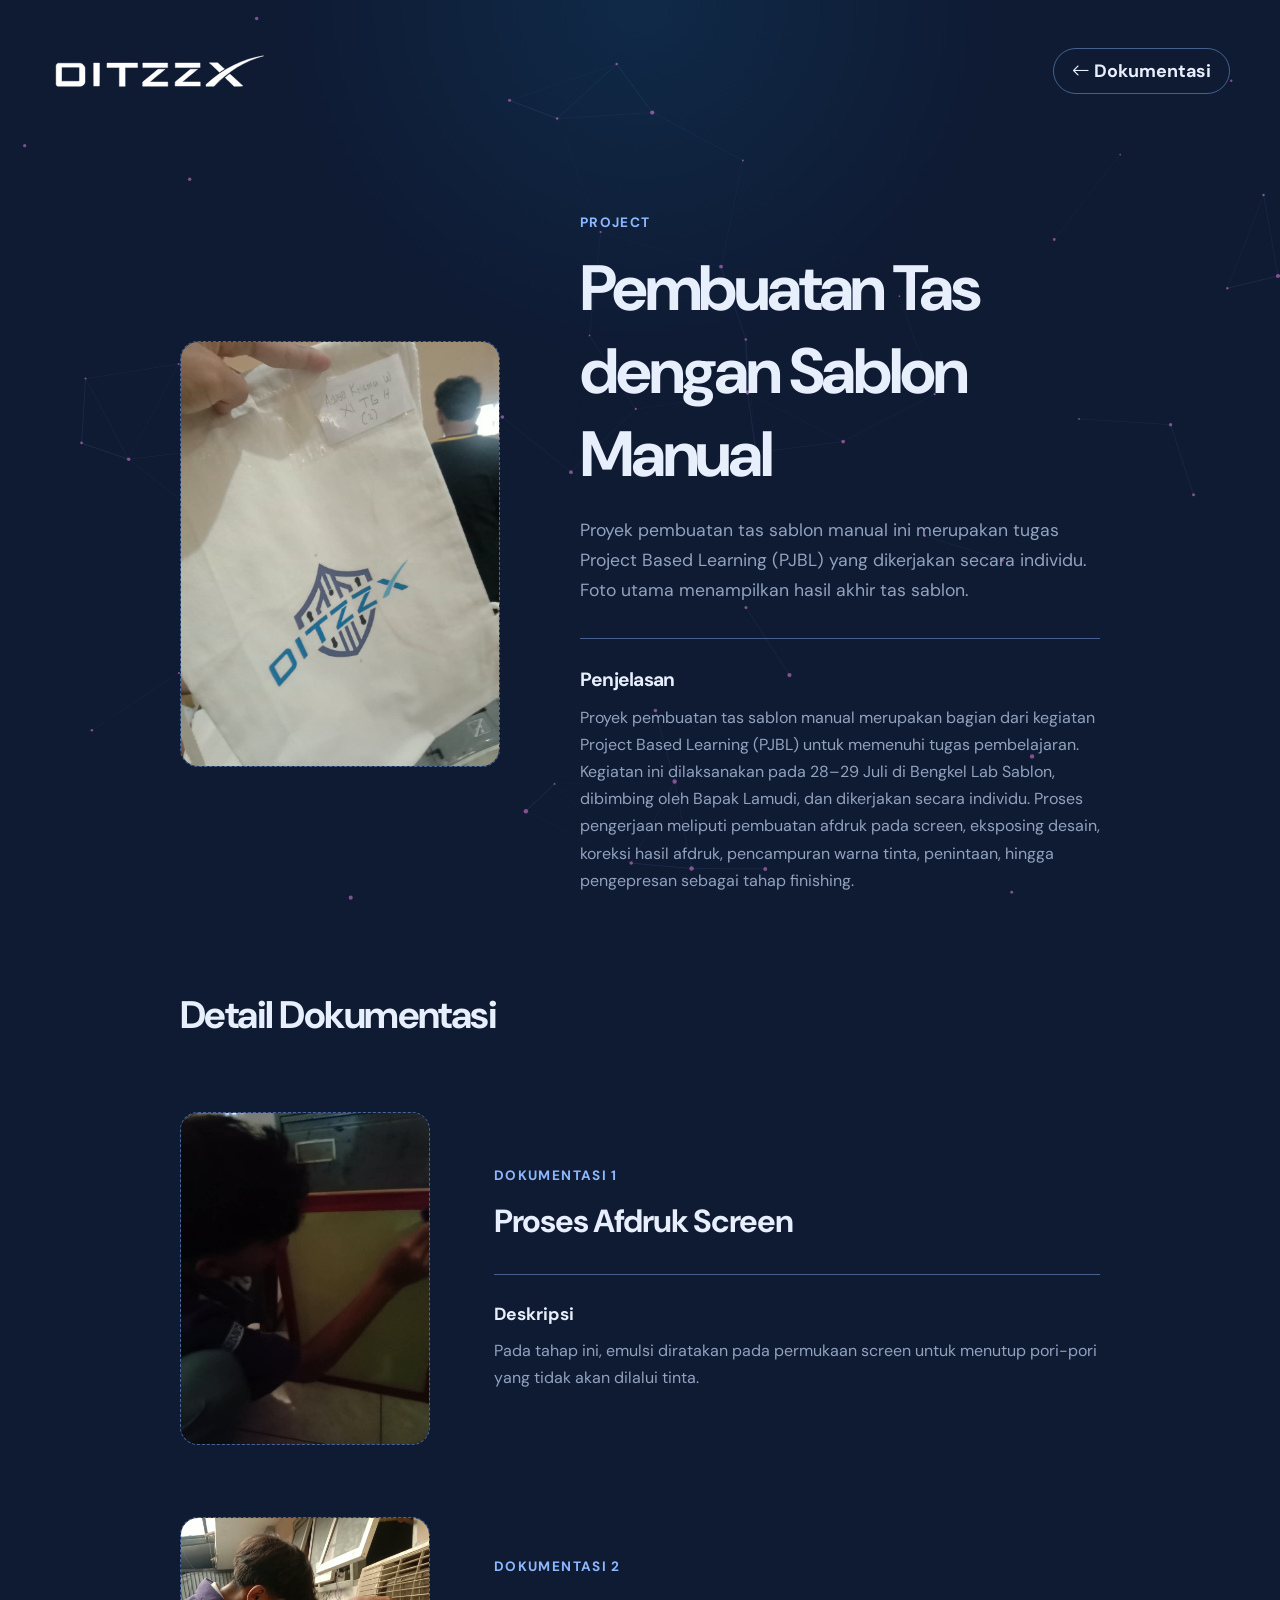
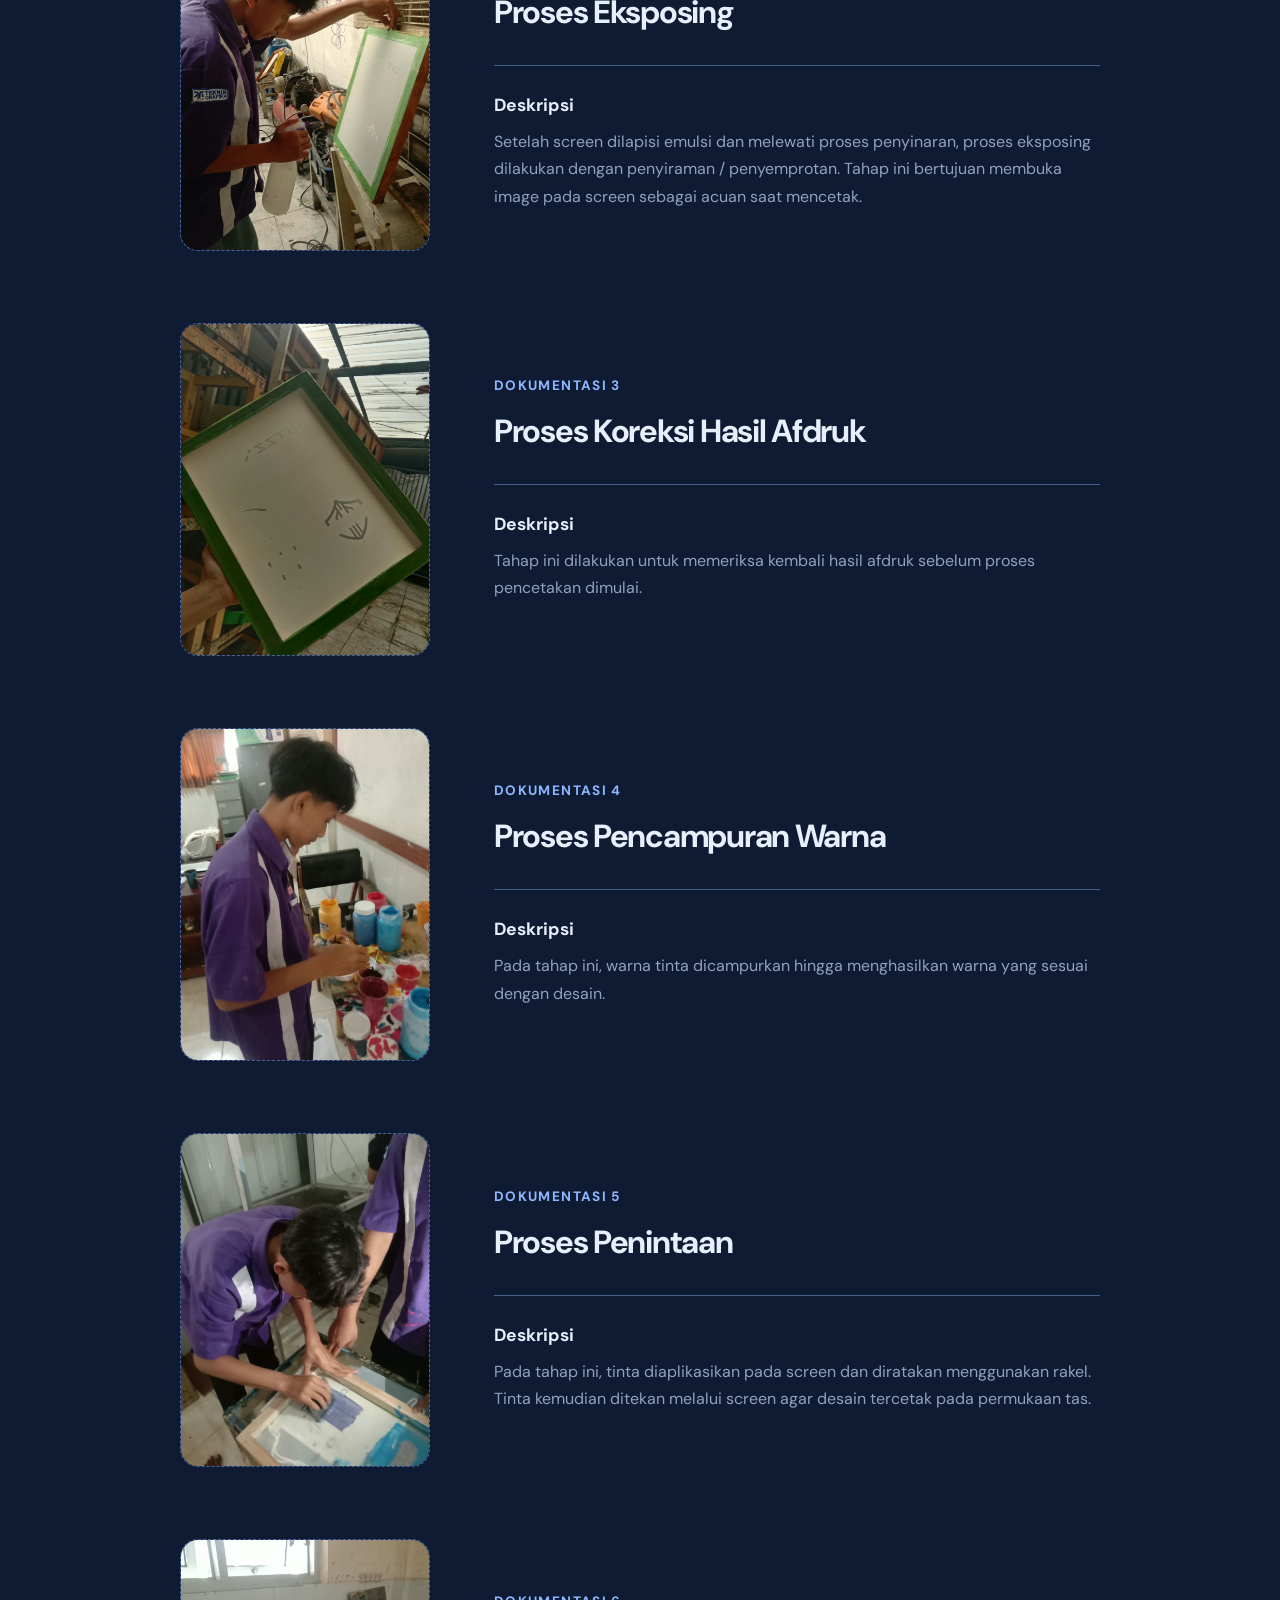
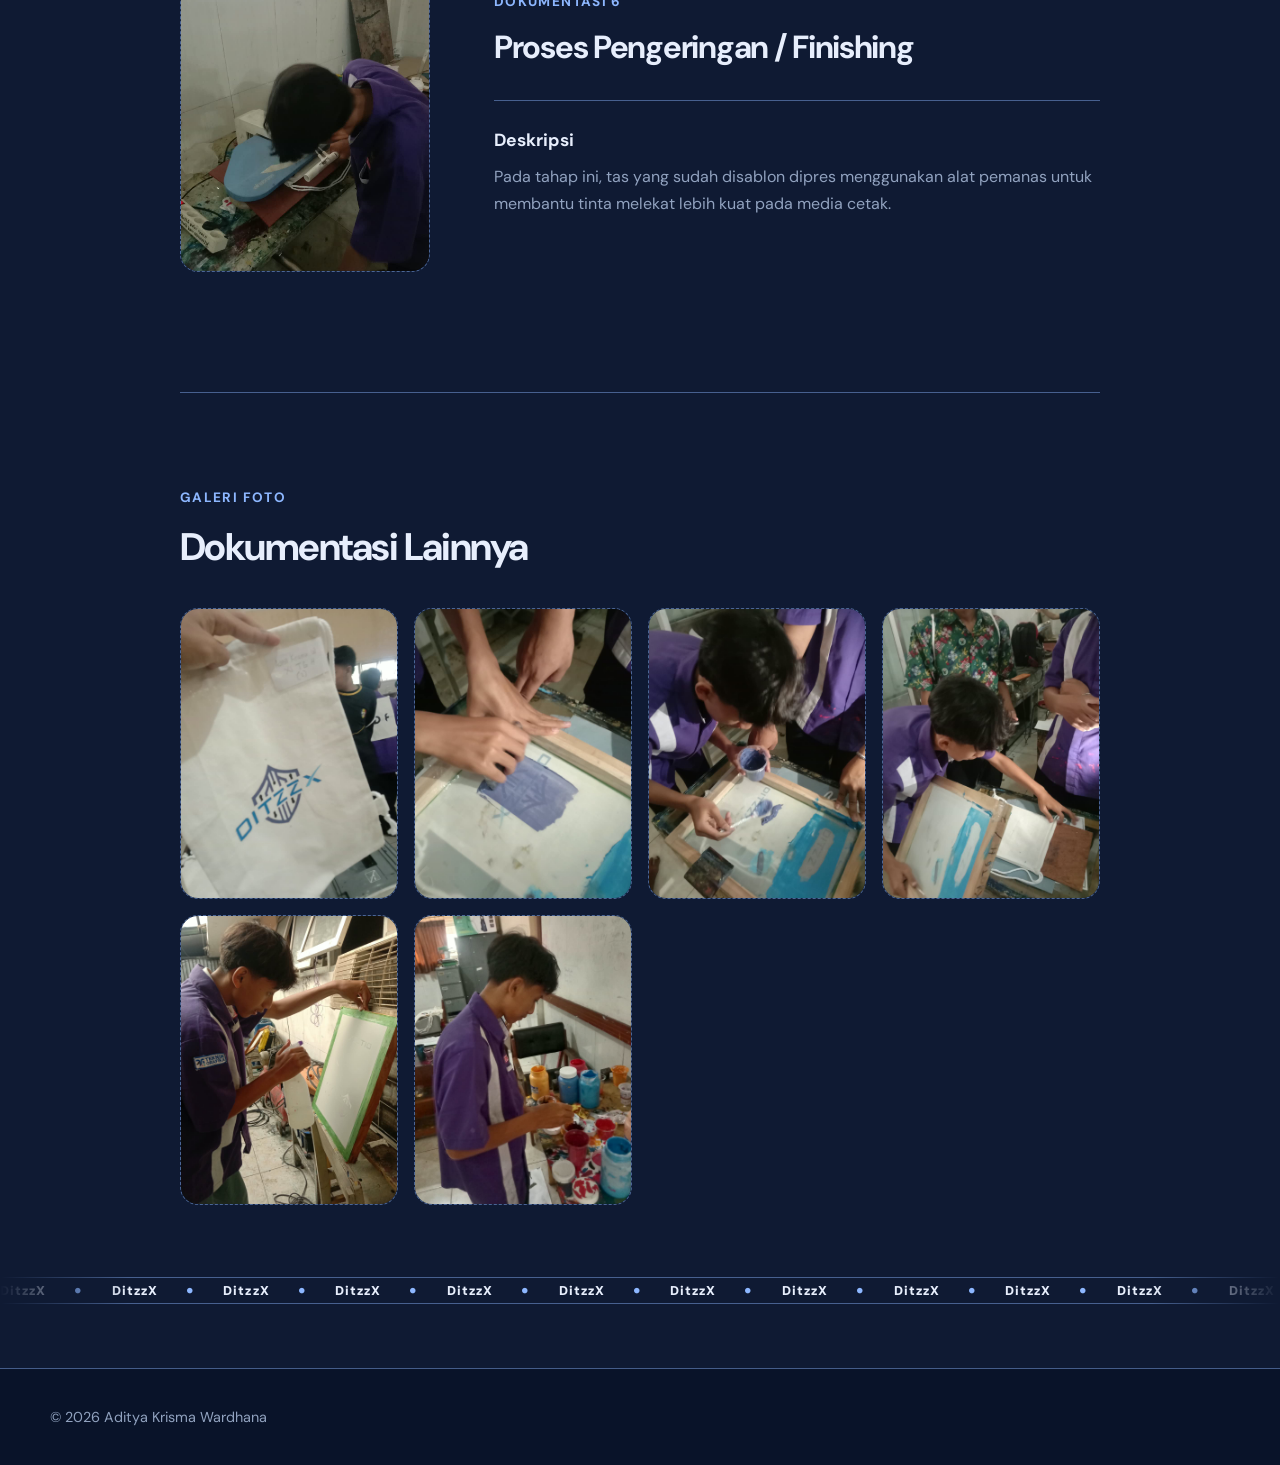
<file: dokumentasi2.html>
<!DOCTYPE html>
<html lang="id">
<head>
    <meta charset="UTF-8">
    <meta name="viewport" content="width=device-width, initial-scale=1.0">
    <meta name="description" content="Detail dokumentasi Aditya Krisma Wardhana">
    <link rel="icon" href="img/XlogoPortofolio.svg">
    <link rel="preconnect" href="https://fonts.googleapis.com">
    <link rel="preconnect" href="https://fonts.gstatic.com" crossorigin>
    <link href="https://fonts.googleapis.com/css2?family=DM+Sans:wght@400;500;600;700&display=swap" rel="stylesheet">
    <link rel="stylesheet" href="https://cdn.jsdelivr.net/npm/bootstrap-icons@1.11.3/font/bootstrap-icons.min.css">
    <link rel="stylesheet" href="style.css">
    <title>Detail Dokumentasi — Aditya Krisma Wardhana</title>
</head>
<body>
    <canvas id="background-nodes" aria-hidden="true"></canvas>
    <header class="navbarcon">
        <a href="index.html" aria-label="Kembali ke CV Aditya Krisma Wardhana"><img src="img/DitzzXlogoPortofolio.svg" alt="Logo CV Aditya Krisma Wardhana"></a>
        <a class="navbartext" href="dokumentasi.html"><i class="bi bi-arrow-left" aria-hidden="true"></i> Dokumentasi</a>
    </header>


    <!-- Pembuatan Tas Sablon -->
    <main class="documentation-page documentation-detail">
        <section class="documentation-detail__layout" id="pembuatan-tas" aria-label="Pembuatan Tas Sablon">
            <div class="documentation-media documentation-media--three-four">
                <img src="img/pembuatantas/hasilbuku.jpeg" alt="Hasil sablon pada tas">
                <i class="bi bi-images" aria-hidden="true"></i>
                <span>Hasil Akhir</span>
            </div>

            <div class="documentation-detail__content">
                <p class="eyebrow" id="detail-label">Project</p>
                <h1 id="detail-title">Pembuatan Tas dengan Sablon Manual</h1>
                <p class="documentation-intro" id="detail-intro">Proyek pembuatan tas sablon manual ini merupakan tugas Project Based Learning (PJBL) yang dikerjakan secara individu. Foto utama menampilkan hasil akhir tas sablon.</p>
                <div class="documentation-description">
                    <h2>Penjelasan</h2>
                    <p>Proyek pembuatan tas sablon manual merupakan bagian dari kegiatan Project Based Learning (PJBL) untuk memenuhi tugas pembelajaran.
                        Kegiatan ini dilaksanakan pada 28–29 Juli di Bengkel Lab Sablon, dibimbing oleh Bapak Lamudi, dan dikerjakan secara individu.
                        Proses pengerjaan meliputi pembuatan afdruk pada screen, eksposing desain, koreksi hasil afdruk, pencampuran warna tinta, penintaan, hingga pengepresan sebagai tahap finishing.</p>
                </div>
            </div>
        </section>

        <section class="documentation-steps" aria-label="Detail dokumentasi">
            <h2>Detail Dokumentasi</h2>

            <div class="documentation-detail__layout documentation-detail__layout--step documentation-detail__layout--portrait">
                <div class="documentation-media documentation-media--three-four">
                    <img src="img/pembuatantas/prosesafdruk.jpeg" alt="Proses pelapisan emulsi pada screen">
                    <i class="bi bi-image" aria-hidden="true"></i>
                    <span>Dokumentasi 3:4</span>
                </div>

                <div class="documentation-detail__content">
                    <p class="eyebrow">Dokumentasi 1</p>
                    <h3>Proses Afdruk Screen</h3>
                    <div class="documentation-description">
                        <h4>Deskripsi</h4>
                        <p>Pada tahap ini, emulsi diratakan pada permukaan screen untuk menutup pori-pori yang tidak akan dilalui tinta.</p>
                    </div>
                </div>
            </div>
            <div class="documentation-detail__layout documentation-detail__layout--step documentation-detail__layout--portrait">
                <div class="documentation-media documentation-media--three-four">
                    <img src="img/pembuatantas/prosesexposing.jpeg" alt="Proses eksposur desain pada screen">
                    <i class="bi bi-image" aria-hidden="true"></i>
                    <span>Dokumentasi 3:4</span>
                </div>

                <div class="documentation-detail__content">
                    <p class="eyebrow">Dokumentasi 2</p>
                    <h3>Proses Eksposing</h3>
                    <div class="documentation-description">
                        <h4>Deskripsi</h4>
                        <p>Setelah screen dilapisi emulsi dan melewati proses penyinaran, proses eksposing dilakukan dengan penyiraman / penyemprotan. Tahap ini bertujuan membuka image pada screen sebagai acuan saat mencetak.</p>
                    </div>
                </div>
            </div>
            <div class="documentation-detail__layout documentation-detail__layout--step documentation-detail__layout--portrait">
                <div class="documentation-media documentation-media--three-four">
                    <img src="img/pembuatantas/hasilafdruk.jpeg" alt="Pemeriksaan hasil afdruk pada screen">
                    <i class="bi bi-image" aria-hidden="true"></i>
                    <span>Dokumentasi 3:4</span>
                </div>

                <div class="documentation-detail__content">
                    <p class="eyebrow">Dokumentasi 3</p>
                    <h3>Proses Koreksi Hasil Afdruk</h3>
                    <div class="documentation-description">
                        <h4>Deskripsi</h4>
                        <p>Tahap ini dilakukan untuk memeriksa kembali hasil afdruk sebelum proses pencetakan dimulai.</p>
                    </div>
                </div>
            </div>
            <div class="documentation-detail__layout documentation-detail__layout--step documentation-detail__layout--portrait">
                <div class="documentation-media documentation-media--three-four">
                    <img src="img/pembuatantas/prosespencampuranwarna.jpeg" alt="Pencampuran warna tinta sablon">
                    <i class="bi bi-image" aria-hidden="true"></i>
                    <span>Dokumentasi 3:4</span>
                </div>

                <div class="documentation-detail__content">
                    <p class="eyebrow">Dokumentasi 4</p>
                    <h3>Proses Pencampuran Warna</h3>
                    <div class="documentation-description">
                        <h4>Deskripsi</h4>
                        <p>Pada tahap ini, warna tinta dicampurkan hingga menghasilkan warna yang sesuai dengan desain.</p>
                    </div>
                </div>
            </div>
            <div class="documentation-detail__layout documentation-detail__layout--step documentation-detail__layout--portrait">
                <div class="documentation-media documentation-media--three-four">
                    <img src="img/pembuatantas/prosespenintaan.jpeg" alt="Proses penintaan pada screen">
                    <i class="bi bi-image" aria-hidden="true"></i>
                    <span>Dokumentasi 3:4</span>
                </div>

                <div class="documentation-detail__content">
                    <p class="eyebrow">Dokumentasi 5</p>
                    <h3>Proses Penintaan</h3>
                    <div class="documentation-description">
                        <h4>Deskripsi</h4>
                        <p>Pada tahap ini, tinta diaplikasikan pada screen dan diratakan menggunakan rakel. Tinta kemudian ditekan melalui screen agar desain tercetak pada permukaan tas.</p>
                    </div>
                </div>
            </div>
            <div class="documentation-detail__layout documentation-detail__layout--step documentation-detail__layout--portrait">
                <div class="documentation-media documentation-media--three-four">
                    <img src="img/pembuatantas/preshasilsablon.jpeg" alt="Proses pengepresan hasil sablon tas">
                    <i class="bi bi-image" aria-hidden="true"></i>
                    <span>Dokumentasi 3:4</span>
                </div>

                <div class="documentation-detail__content">
                    <p class="eyebrow">Dokumentasi 6</p>
                    <h3>Proses Pengeringan / Finishing</h3>
                    <div class="documentation-description">
                        <h4>Deskripsi</h4>
                        <p>Pada tahap ini, tas yang sudah disablon dipres menggunakan alat pemanas untuk membantu tinta melekat lebih kuat pada media cetak.</p>
                    </div>
                </div>
            </div>
        </section>

        <section class="documentation-gallery" aria-label="Dokumentasi lainnya">
            <p class="eyebrow">Galeri Foto</p>
            <h2>Dokumentasi Lainnya</h2>
            <div class="documentation-gallery__grid">
                <div class="documentation-media documentation-media--three-four"><img src="img/pembuatantas/WhatsApp%20Image%202026-08-19%20at%2020.29.33%20(1).jpeg" alt="Dokumentasi tambahan proses sablon tas" loading="lazy"></div>
                <div class="documentation-media documentation-media--three-four"><img src="img/pembuatantas/WhatsApp%20Image%202026-08-19%20at%2020.29.34%20(1).jpeg" alt="Dokumentasi tambahan proses sablon tas" loading="lazy"></div>
                <div class="documentation-media documentation-media--three-four"><img src="img/pembuatantas/WhatsApp%20Image%202026-08-19%20at%2020.29.34%20(2).jpeg" alt="Dokumentasi tambahan proses sablon tas" loading="lazy"></div>
                <div class="documentation-media documentation-media--three-four"><img src="img/pembuatantas/WhatsApp%20Image%202026-08-19%20at%2020.29.35.jpeg" alt="Dokumentasi tambahan proses sablon tas" loading="lazy"></div>
                <div class="documentation-media documentation-media--three-four"><img src="img/pembuatantas/WhatsApp%20Image%202026-08-19%20at%2020.29.36%20(3).jpeg" alt="Dokumentasi tambahan proses sablon tas" loading="lazy"></div>
                <div class="documentation-media documentation-media--three-four"><img src="img/pembuatantas/WhatsApp%20Image%202026-08-19%20at%2020.29.36.jpeg" alt="Dokumentasi tambahan proses sablon tas" loading="lazy"></div>
            </div>
        </section>
    </main>

    <section class="marquee documentation-divider" aria-label="Pemisah dokumentasi">
        <div class="marquee-track">
            <div class="marquee-group" aria-hidden="true">
                <span>DitzzX</span><span class="marquee-dot">•</span><span>DitzzX</span><span class="marquee-dot">•</span>
                <span>DitzzX</span><span class="marquee-dot">•</span><span>DitzzX</span><span class="marquee-dot">•</span>
                <span>DitzzX</span><span class="marquee-dot">•</span><span>DitzzX</span><span class="marquee-dot">•</span>
                <span>DitzzX</span><span class="marquee-dot">•</span><span>DitzzX</span><span class="marquee-dot">•</span>
                <span>DitzzX</span><span class="marquee-dot">•</span><span>DitzzX</span><span class="marquee-dot">•</span>
                <span>DitzzX</span><span class="marquee-dot">•</span><span>DitzzX</span><span class="marquee-dot">•</span>
                <span>DitzzX</span><span class="marquee-dot">•</span><span>DitzzX</span><span class="marquee-dot">•</span>
                <span>DitzzX</span><span class="marquee-dot">•</span><span>DitzzX</span><span class="marquee-dot">•</span>
                <span>DitzzX</span><span class="marquee-dot">•</span><span>DitzzX</span><span class="marquee-dot">•</span>
                <span>DitzzX</span><span class="marquee-dot">•</span><span>DitzzX</span><span class="marquee-dot">•</span>
            </div>

            <div class="marquee-group" aria-hidden="true">
                <span>DitzzX</span><span class="marquee-dot">•</span><span>DitzzX</span><span class="marquee-dot">•</span>
                <span>DitzzX</span><span class="marquee-dot">•</span><span>DitzzX</span><span class="marquee-dot">•</span>
                <span>DitzzX</span><span class="marquee-dot">•</span><span>DitzzX</span><span class="marquee-dot">•</span>
                <span>DitzzX</span><span class="marquee-dot">•</span><span>DitzzX</span><span class="marquee-dot">•</span>
                <span>DitzzX</span><span class="marquee-dot">•</span><span>DitzzX</span><span class="marquee-dot">•</span>
                <span>DitzzX</span><span class="marquee-dot">•</span><span>DitzzX</span><span class="marquee-dot">•</span>
                <span>DitzzX</span><span class="marquee-dot">•</span><span>DitzzX</span><span class="marquee-dot">•</span>
                <span>DitzzX</span><span class="marquee-dot">•</span><span>DitzzX</span><span class="marquee-dot">•</span>
                <span>DitzzX</span><span class="marquee-dot">•</span><span>DitzzX</span><span class="marquee-dot">•</span>
                <span>DitzzX</span><span class="marquee-dot">•</span><span>DitzzX</span><span class="marquee-dot">•</span>
            </div>
        </div>
    </section>

    <footer class="site-footer"><div class="footer-content"><p>© 2026 Aditya Krisma Wardhana</p></div></footer>
    <script src="script.js"></script>
</body>
</html>
</file>
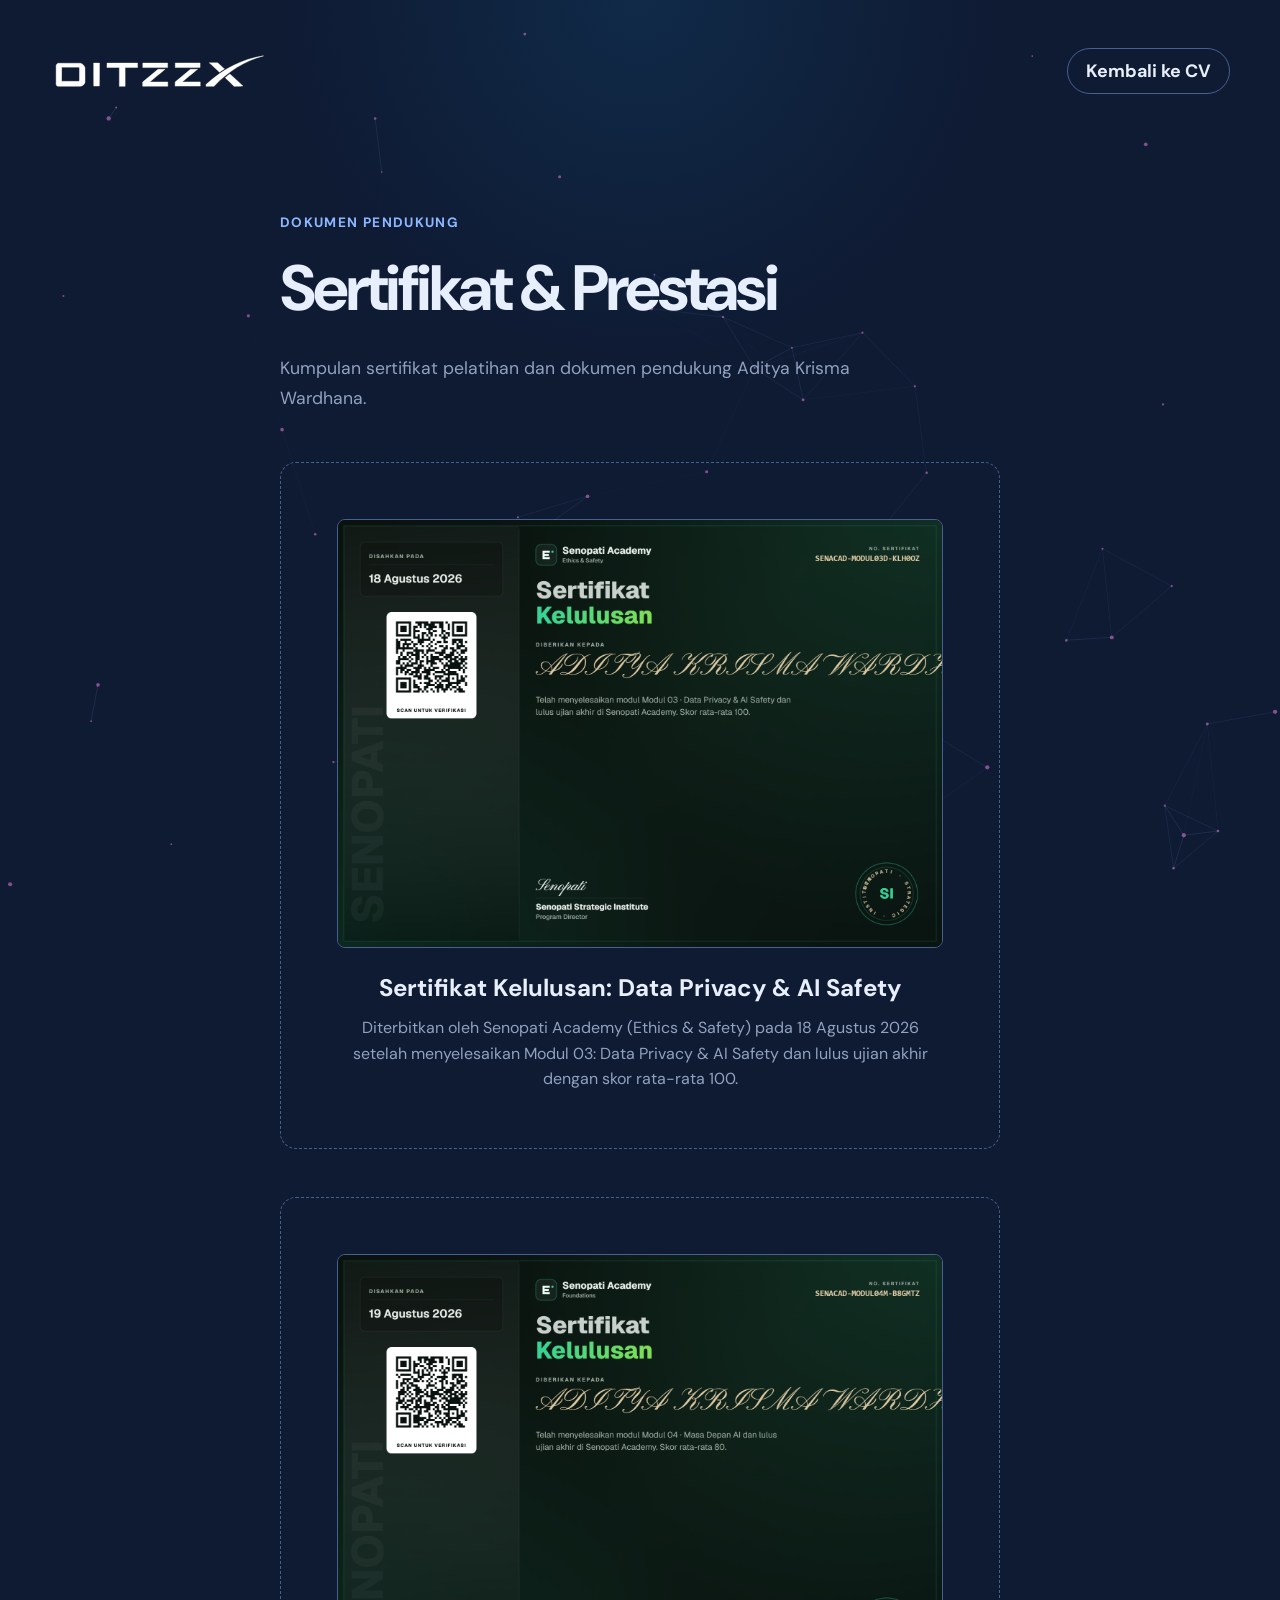
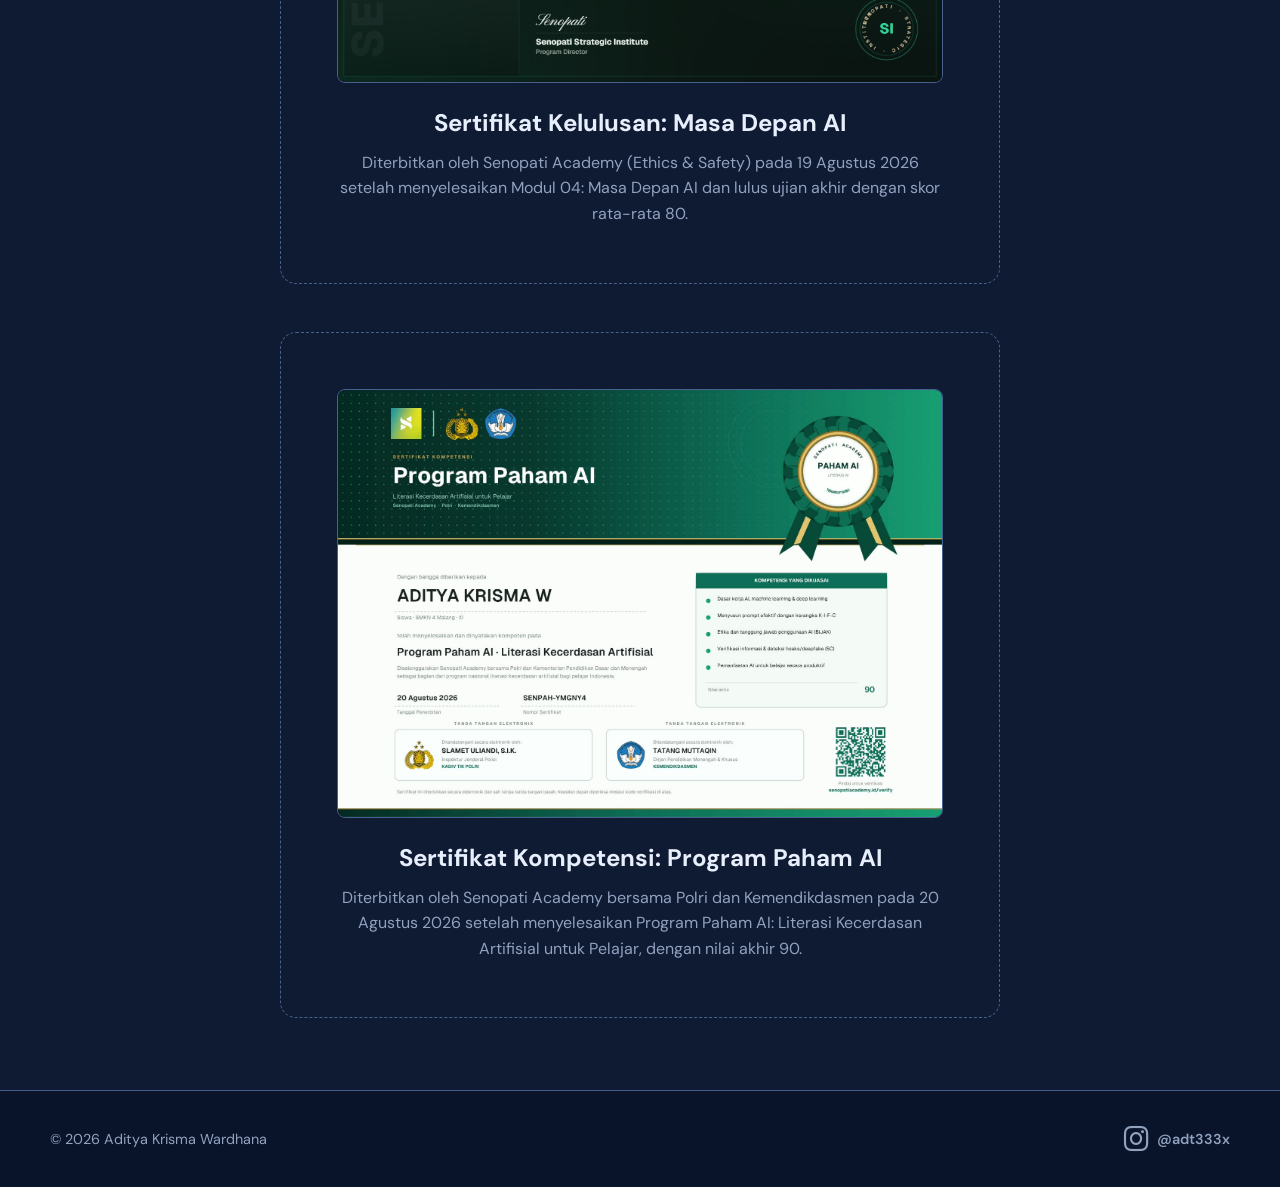
<file: sertifikat.html>
<!DOCTYPE html>
<html lang="id">
<head>
    <meta charset="UTF-8">
    <meta name="viewport" content="width=device-width, initial-scale=1.0">
    <meta name="description" content="Sertifikat Aditya Krisma Wardhana">
    <link rel="icon" href="img/XlogoPortofolio.svg">
    <link rel="preconnect" href="https://fonts.googleapis.com">
    <link rel="preconnect" href="https://fonts.gstatic.com" crossorigin>
    <link href="https://fonts.googleapis.com/css2?family=DM+Sans:wght@400;500;600;700&display=swap" rel="stylesheet">
    <link rel="stylesheet" href="https://cdn.jsdelivr.net/npm/bootstrap-icons@1.11.3/font/bootstrap-icons.min.css">
    <link rel="stylesheet" href="style.css">
    <title>Sertifikat — Aditya Krisma Wardhana</title>
</head>
<body>
    <canvas id="background-nodes" aria-hidden="true"></canvas>
    <header class="navbarcon">
        <a href="index.html" aria-label="Kembali ke CV Aditya Krisma Wardhana">
            <img src="img/DitzzXlogoPortofolio.svg" alt="Logo CV Aditya Krisma Wardhana">
        </a>
        <a class="navbartext" href="index.html">Kembali ke CV</a>
    </header>

    <main class="certificate-page">
        <p class="eyebrow">Dokumen Pendukung</p>
        <h1>Sertifikat &amp; Prestasi</h1>
        <p class="certificate-intro">Kumpulan sertifikat pelatihan dan dokumen pendukung Aditya Krisma Wardhana.</p>
        <div class="certificate-empty">
            <img
                src="img/sertifikat/Sertifikat-Modul-03--Data-Privacy--AI-Safety-ADITYA-KRISMA-WARDHANA.png"
                alt="Sertifikat Modul 03 Data Privacy dan AI Safety atas nama Aditya Krisma Wardhana"
                class="certificate-image"
            >
            <h2>Sertifikat Kelulusan: Data Privacy &amp; AI Safety</h2>
            <p class="certificate-description">Diterbitkan oleh Senopati Academy (Ethics &amp; Safety) pada 18 Agustus 2026 setelah menyelesaikan Modul 03: Data Privacy &amp; AI Safety dan lulus ujian akhir dengan skor rata-rata 100.</p>
        </div>
        <div class="certificate-empty">
            <img
                src="img/sertifikat/Sertifikat-Modul-04--Masa-Depan-AI-ADITYA-KRISMA-WARDHANA.png"
                alt="Sertifikat Modul 04 Masa Depan AI atas nama Aditya Krisma Wardhana"
                class="certificate-image"
            >
            <h2>Sertifikat Kelulusan: Masa Depan AI</h2>
            <p class="certificate-description">Diterbitkan oleh Senopati Academy (Ethics &amp; Safety) pada 19 Agustus 2026 setelah menyelesaikan Modul 04: Masa Depan AI dan lulus ujian akhir dengan skor rata-rata 80.</p>
        </div>
        <div class="certificate-empty">
            <img
                src="img/sertifikat/Modul-paham-AI.jpeg"
                alt="Sertifikat kompetensi Program Paham AI atas nama Aditya Krisma Wardhana"
                class="certificate-image"
            >
            <h2>Sertifikat Kompetensi: Program Paham AI</h2>
            <p class="certificate-description">Diterbitkan oleh Senopati Academy bersama Polri dan Kemendikdasmen pada 20 Agustus 2026 setelah menyelesaikan Program Paham AI: Literasi Kecerdasan Artifisial untuk Pelajar, dengan nilai akhir 90.</p>
        </div>
    </main>


    <footer class="site-footer">
        <div class="footer-content">
            <p>© 2026 Aditya Krisma Wardhana</p>
            <div class="social-links" aria-label="Media sosial Aditya">
                <a href="https://www.instagram.com/adt333x/" aria-label="Instagram Aditya Krisma Wardhana"><i class="bi bi-instagram" aria-hidden="true"></i><span>@adt333x</span></a>
            </div>
        </div>
    </footer>
    <script src="script.js"></script>
</body>
</html>
</file>
<file: style.css>
:root {
    --background: #0f1a33;
    --text: #e7eefc;
    --muted: #91a2bf;
    --accent: #8db7ff;
    --line: rgba(141, 183, 255, 0.45);
    --font: "DM Sans", Arial, sans-serif;
}

* {
    box-sizing: border-box;
}

html {
    scroll-behavior: smooth;
}

body {
    --scroll-y: 0%;

    min-width: 0;
    margin: 0;
    background:
        radial-gradient(
            520px circle at 50% var(--scroll-y),
            rgba(19, 183, 255, 0.1),
            transparent 70%
        ),
        var(--background);
    background-attachment: fixed;
    color: var(--text);
    font-family: var(--font);
}

#background-nodes {
    position: fixed;
    inset: 0;
    z-index: 0;
    width: 100%;
    height: 100%;
    pointer-events: none;
}

body > :not(#background-nodes) {
    position: relative;
    z-index: 1;
}

/* Layout utama */
.portfolio {
    width: min(1180px, calc(100% - 64px));
    margin: 0 auto;
    display: grid;
    grid-template-columns: minmax(260px, 310px) minmax(0, 1fr);
    gap: clamp(64px, 10vw, 140px);
    align-items: start;
}

/* Navbar */
.navbarcon {
    width: min(1180px, calc(100% - 64px));
    margin: 0 auto;
    padding: clamp(24px, 4vw, 48px) 0;
    display: flex;
    align-items: center;
    justify-content: space-between;
}

.navbarcon img {
    width: clamp(150px, 20vw, 220px);
    display: block;
    filter: brightness(0) invert(1);
}

.navbar-actions {
    display: flex;
    align-items: center;
    gap: 12px;
}

.navbartext {
    color: var(--text);
    text-decoration: none;
    font-family: var(--font);
    font-size: clamp(0.78rem, 2.2vw, 1.12rem);
    font-weight: 700;
    transition: all 0.5s ease;
    padding: 10px 18px;
    border: 1px solid var(--line);
    border-radius: 999px;
    white-space: nowrap;
}

.navbartext:hover {  
    color: var(--background);
    background-color: var(--text);
}

/* Marque */
.marquee {
    position: relative;
    overflow: hidden;
    border-top: 1px solid var(--line);
    border-bottom: 1px solid var(--line);
    mask-image: linear-gradient(
        to right,
        transparent,
        black 10%,
        black 90%,
        transparent
    );

    -webkit-mask-image: linear-gradient(
        to right,
        transparent,
        black 10%,
        black 90%,
        transparent
    );
}

.marquee-track {
    display: flex;
    width: max-content;
    align-items: center;
    white-space: nowrap;
    animation: marquee-scroll 16s linear infinite;
}

.marquee-group {
    display: flex;
    align-items: center;
    gap: 28px;
    padding-right: 28px;
}

.marquee-track span {
    color: var(--text);
    font-size: clamp(0.1rem, 1vw, 1.35rem);
    font-weight: 900;
    letter-spacing: 0.08em;
}

.marquee-track .marquee-dot {
    color: var(--accent);
    font-size: 1.2em;
}

@keyframes marquee-scroll {
    to {
        transform: translateX(-10%);
    }
}

@media (prefers-reduced-motion: reduce) {
    .marquee-track {
        animation: none;
    }
}

/* Sidebar */
.sidebar {
    position: sticky;
    top: 0;
    min-height: 100vh;
    padding: clamp(36px, 6vh, 72px) 0 48px;
    display: flex;
    flex-direction: column;
}


.intro h1 {
    margin: 0;
    font-size: clamp(2.6rem, 5vw, 4rem);
    letter-spacing: -0.06em;
}


.role {
    margin: 12px 0 22px;
    font-size: clamp(1.2rem, 2vw, 1.55rem);
    font-weight: 600;
}

.tagline {
    max-width: 270px;
    margin: 0;
    color: var(--muted);
    font-size: 1.05rem;
    line-height: 1.65;
}

.sidebar-image {
    display: block;
    width: min(100%, 290px);
    height: clamp(180px, 90vh, 280px);
    margin-top: 24px;
    object-fit: contain;
    object-position: center left;
}

.section-nav {
    display: grid;
    gap: 18px;
    margin-top: 36px;
}

.section-nav a {
    display: flex;
    align-items: center;
    gap: 18px;
    color: #73839f;
    font-size: 0.9rem;
    font-weight: 700;
    letter-spacing: 0.08em;
    text-decoration: none;
    text-transform: uppercase;
    transition: color 180ms ease;
}

.section-nav a::before {
    width: 42px;
    height: 1px;
    background: currentColor;
    content: "";
    transition: width 180ms ease;
}

.section-nav a:hover,
.section-nav .active {
    color: var(--text);
}

.section-nav .active::before,
.section-nav a:hover::before {
    width: 82px;
}

.social-links {
    display: flex;
    gap: 18px;
}

.social-links a {
    color: var(--muted);
    font-size: 1.55rem;
    display: inline-flex;
    align-items: center;
    gap: 8px;
    text-decoration: none;
    transition: color 180ms ease, transform 180ms ease;
}

.social-links span {
    font-size: 0.9rem;
    font-weight: 600;
}

.social-links a:hover {
    color: var(--text);
    transform: translateY(-3px);
}

.content-column {
    min-width: 0;
    padding: clamp(36px, 6vh, 72px) 0 100px;
}

/* Konten */
.content {
    max-width: 720px;
    padding: 0;
    scroll-margin-top: 32px;
}

.content + .content {
    margin-top: clamp(96px, 16vh, 180px);
}

.eyebrow {
    margin: 0 0 16px;
    color: var(--accent);
    font-size: 0.85rem;
    font-weight: 700;
    letter-spacing: 0.1em;
    text-transform: uppercase;
}

.content h2 {
    margin: 0 0 32px;
    font-size: clamp(2rem, 4vw, 3.25rem);
    letter-spacing: -0.05em;
}

.content p:not(.eyebrow) {
    margin: 0 0 24px;
    color: var(--muted);
    font-size: clamp(1rem, 1.5vw, 1.2rem);
    line-height: 1.7;
}

.cv-item {
    padding: 24px;
    border: 1px solid var(--line);
    border-radius: 14px;
    background: rgba(141, 183, 255, 0.06);
}

.cv-item p:last-child {
    margin-bottom: 0;
}

.cv-title {
    color: var(--text);
    font-size: 1.1rem;
    font-weight: 700;
    display: flex;
    align-items: center;
}



.education-card {
    display: flex;
    gap: 18px;
    padding: 28px;
    border: 1px solid var(--line);
    border-radius: 16px;
    background: rgba(141, 183, 255, 0.06);
}

.education-card + .education-card {
    margin-top: 1rem;
}

.education-icon {
    width: 48px;
    height: 48px;
    flex: 0 0 48px;
    display: grid;
    place-items: center;
    border-radius: 12px;
    color: var(--accent);
    background: rgba(141, 183, 255, 0.12);
    font-size: 1.35rem;
}

.education-detail {
    min-width: 0;
    flex: 1;
}

.education-heading {
    display: flex;
    align-items: center;
    justify-content: space-between;
    gap: 16px;
}

.education-major {
    margin: 0;
    color: var(--muted);
    font-weight: 600;
}

.education-status {
    flex: 0 0 auto;
    padding: 7px 10px;
    border-radius: 999px;
    color: var(--accent);
    background: rgba(141, 183, 255, 0.12);
    font-size: 0.78rem;
    font-weight: 700;
}

.education-detail > p {
    margin: 20px 0 0;
    color: var(--muted);
    line-height: 1.7;
}

.education-detail > .education-address {
    display: flex;
    align-items: flex-start;
    gap: 8px;
    margin-top: 16px;
    font-size: 0.94rem;
}

.education-address i {
    margin-top: 4px;
    color: var(--accent);
}

.bio-data {
    display: grid;
    grid-template-columns: repeat(2, minmax(0, 1fr));
    gap: 14px;
    margin: 0;
}

.bio-data > div {
    min-height: 104px;
    padding: 20px;
    border: 1px solid var(--line);
    border-radius: 14px;
    background: rgba(141, 183, 255, 0.06);
}

.bio-data dt {
    display: flex;
    align-items: center;
    gap: 8px;
    color: var(--muted);
    font-size: 0.82rem;
    font-weight: 700;
    letter-spacing: 0.04em;
    text-transform: uppercase;
}

.bio-data dt i {
    color: var(--accent);
    font-size: 1rem;
}

.bio-data dd {
    margin: 12px 0 0;
    color: var(--text);
    font-weight: 600;
    line-height: 1.45;
    overflow-wrap: anywhere;
}

.bio-data a {
    color: var(--text);
    text-decoration-color: var(--accent);
    text-underline-offset: 4px;
}

.bio-more {
    width: 100%;
    min-height: 64px;
    display: flex;
    align-items: center;
    gap: 10px;
    color: var(--text);
    font-weight: 700;
    text-decoration: none;
}

.bio-more i:first-child {
    color: var(--accent);
    font-size: 1.3rem;
}

.bio-more i:last-child {
    margin-left: auto;
    color: var(--accent);
}

.biodata-page {
    width: min(900px, calc(100% - 64px));
    min-height: calc(100vh - 230px);
    margin: clamp(48px, 8vh, 96px) auto;
}

.biodata-page h1 {
    margin: 0 0 20px;
    font-size: clamp(2.2rem, 5vw, 4rem);
    letter-spacing: -0.05em;
}

.biodata-intro {
    margin: 0 0 40px;
    color: var(--muted);
    font-size: 1.1rem;
    line-height: 1.7;
}

.bio-data--full > div {
    min-height: 112px;
}

.skill-list {
    display: flex;
    flex-wrap: wrap;
    gap: 12px;
    padding: 0;
    margin: 0;
    list-style: none;
}

.skill-list li {
    padding: 12px 16px;
    border: 1px solid var(--line);
    border-radius: 999px;
    color: var(--text);
    font-weight: 600;
}

.service-grid {
    display: grid;
    grid-template-columns: repeat(2, minmax(0, 1fr));
    gap: 16px;
    margin-top: 32px;
}

.service-card {
    min-height: 260px;
    padding: 24px;
    border: 1px solid var(--line);
    border-radius: 16px;
    background: rgba(141, 183, 255, 0.06);
}

.service-card > i {
    display: inline-flex;
    align-items: center;
    justify-content: center;
    width: 42px;
    height: 42px;
    border-radius: 10px;
    color: var(--accent);
    background: rgba(141, 183, 255, 0.12);
    font-size: 1.3rem;
}

.service-card h3 {
    margin: 20px 0 14px;
    font-size: 1.2rem;
}

.service-card ul {
    display: grid;
    gap: 9px;
    padding-left: 19px;
    margin: 0;
    color: var(--muted);
    line-height: 1.5;
}

.site-footer {
    margin-top: 24px;
    border-top: 1px solid var(--line);
    background: rgba(4, 12, 30, 0.45);
}

.footer-content {
    width: min(1180px, calc(100% - 64px));
    min-height: 96px;
    margin: 0 auto;
    display: flex;
    align-items: center;
    justify-content: space-between;
    gap: 24px;
}

.footer-content > p {
    margin: 0;
    color: var(--muted);
    font-size: 0.9rem;
}

.certificate-page {
    width: min(720px, calc(100% - 64px));
    min-height: calc(100vh - 230px);
    margin: clamp(48px, 8vh, 96px) auto;
}

.certificate-page h1 {
    margin: 0 0 24px;
    font-size: clamp(2.2rem, 5vw, 4rem);
    letter-spacing: -0.05em;
}

.certificate-intro {
    max-width: 650px;
    margin: 0;
    color: var(--muted);
    font-size: 1.1rem;
    line-height: 1.7;
}

.certificate-empty {
    margin-top: 48px;
    padding: clamp(32px, 7vw, 56px);
    border: 1px dashed var(--line);
    border-radius: 16px;
    text-align: center;
}

.certificate-empty i {
    color: var(--accent);
    font-size: 2.5rem;
}

.certificate-empty h2 {
    margin: 18px 0 12px;
}

.certificate-description {
    max-width: 680px;
    margin: 0 auto;
    color: var(--muted);
    line-height: 1.6;
}

.certificate-empty p {
    margin: 0;
    color: var(--muted);
    line-height: 1.6;
}

.certificate-image {
    display: block;
    width: 100%;
    max-width: 680px;
    height: auto;
    margin: 0 auto 24px;
    border: 1px solid var(--line);
    border-radius: 8px;
}

.documentation-page {
    width: min(920px, calc(100% - 64px));
    min-height: calc(100vh - 230px);
    margin: clamp(48px, 8vh, 96px) auto;
}

.documentation-page h1 {
    margin: 0 0 24px;
    font-size: clamp(2.2rem, 5vw, 4rem);
    letter-spacing: -0.05em;
}

.documentation-intro {
    max-width: 680px;
    margin: 0;
    color: var(--muted);
    font-size: 1.1rem;
    line-height: 1.7;
}

.documentation-grid {
    display: grid;
    grid-template-columns: repeat(2, minmax(0, 1fr));
    gap: 16px;
    margin-top: 48px;
}

.documentation-card {
    display: flex;
    align-items: center;
    gap: 16px;
    min-height: 142px;
    padding: 24px;
    border: 1px solid var(--line);
    border-radius: 16px;
    color: var(--text);
    background: rgba(141, 183, 255, 0.06);
    text-decoration: none;
    transition: transform 180ms ease, background 180ms ease, border-color 180ms ease;
}

.documentation-card:hover {
    transform: translateY(-4px);
    border-color: var(--accent);
    background: rgba(141, 183, 255, 0.12);
}

.documentation-card > i:first-child {
    display: grid;
    width: 46px;
    height: 46px;
    flex: 0 0 46px;
    place-items: center;
    border-radius: 12px;
    color: var(--accent);
    background: rgba(141, 183, 255, 0.12);
    font-size: 1.35rem;
}

.documentation-card__content { display: grid; gap: 6px; }
.documentation-card strong { font-size: 1.08rem; }
.documentation-card small { color: var(--muted); line-height: 1.45; }
.documentation-card > i:last-child { margin-left: auto; color: var(--accent); }

.documentation-detail__layout {
    display: grid;
    grid-template-columns: minmax(220px, 320px) minmax(0, 1fr);
    align-items: center;
    gap: clamp(32px, 7vw, 80px);
}

.documentation-media {
    position: relative;
    display: grid;
    place-content: center;
    gap: 12px;
    width: 100%;
    overflow: hidden;
    border: 1px dashed var(--line);
    border-radius: 18px;
    color: var(--accent);
    background: rgba(141, 183, 255, 0.06);
    text-align: center;
}

.documentation-media > i { font-size: 2.5rem; }
.documentation-media > span { font-size: 0.88rem; font-weight: 700; letter-spacing: 0.06em; text-transform: uppercase; }
.documentation-media img, .documentation-media video { position: absolute; inset: 0; display: block; width: 100%; height: 100%; object-fit: cover; }
.documentation-media:has(img) > i, .documentation-media:has(img) > span, .documentation-media:has(video) > i, .documentation-media:has(video) > span { display: none; }

.documentation-media--four-three {
    aspect-ratio: 4 / 3;
}

.documentation-media--three-four {
    aspect-ratio: 3 / 4;
}

.documentation-detail__content h1 { margin-bottom: 20px; }
.documentation-detail__content h2 { margin: 0 0 20px; font-size: clamp(1.8rem, 3vw, 2.6rem); letter-spacing: -0.04em; }
.documentation-detail__content h3 { margin: 0 0 16px; font-size: clamp(1.5rem, 2.5vw, 2rem); letter-spacing: -0.04em; }

.documentation-description {
    margin-top: 32px;
    padding-top: 28px;
    border-top: 1px solid var(--line);
}

.documentation-description h2 { margin: 0 0 12px; font-size: 1.2rem; }
.documentation-description h3 { margin: 0 0 12px; font-size: 1.2rem; }
.documentation-description h4 { margin: 0 0 12px; font-size: 1.1rem; }
.documentation-description p { margin: 0; color: var(--muted); line-height: 1.7; }

.documentation-steps {
    margin-top: clamp(48px, 8vw, 96px);
}

.documentation-steps > h2 { margin: 0 0 32px; font-size: clamp(1.8rem, 3vw, 2.5rem); letter-spacing: -0.04em; }
.documentation-detail__layout--step { grid-template-columns: minmax(180px, 250px) minmax(0, 1fr); gap: clamp(28px, 5vw, 64px); }
.documentation-detail__layout--portrait { margin-top: clamp(40px, 6vw, 72px); }

.documentation-gallery {
    margin-top: clamp(64px, 10vw, 120px);
    padding-top: clamp(48px, 8vw, 96px);
    border-top: 1px solid var(--line);
}

.documentation-detail__layout[id] {
    scroll-margin-top: 32px;
}

.documentation-divider {
    margin: clamp(24px, 5vw, 64px) 0;
}

.documentation-gallery > h2 {
    margin: 0 0 16px;
    font-size: clamp(1.8rem, 3vw, 2.5rem);
    letter-spacing: -0.04em;
}

.documentation-gallery__grid {
    display: grid;
    grid-template-columns: repeat(4, minmax(0, 1fr));
    gap: 16px;
    margin-top: 36px;
}

.documentation-gallery__grid .documentation-media { width: 100%; }

/* Tampilan mobile */
@media (max-width: 760px) {
    .navbarcon {
        width: min(100% - 40px, 620px);
        padding: 24px 0;
    }

    .navbarcon img {
        width: 145px;
    }

    .navbar-actions {
        gap: 8px;
    }

    .navbartext {
        padding: 9px 12px;
        font-size: 0.78rem;
    }

    .portfolio {
        width: min(100% - 40px, 620px);
        display: block;
    }

    .sidebar {
        position: static;
        min-height: auto;
        padding: 24px 0 12px;
    }

    .section-nav {
        display: flex;
        flex-wrap: wrap;
        gap: 10px 18px;
        margin-top: 32px;
    }

    .section-nav a::before {
        display: none;
    }

    .social-links {
        margin-top: 0;
    }

    .content-column {
        padding: 64px 0 72px;
    }

    .content + .content {
        margin-top: 84px;
    }

    .bio-data {
        grid-template-columns: 1fr;
    }

    .service-grid {
        grid-template-columns: 1fr;
    }

    .service-card {
        min-height: 0;
    }

    .education-card {
        padding: 22px;
    }

    .education-heading {
        flex-direction: column;
        align-items: flex-start;
        gap: 12px;
    }

    .footer-content {
        width: min(100% - 40px, 620px);
        min-height: 0;
        padding: 24px 0;
        flex-direction: column;
        align-items: flex-start;
    }

    .certificate-page {
        width: min(100% - 40px, 620px);
        min-height: auto;
        margin: 48px auto 72px;
    }

    .biodata-page {
        width: min(100% - 40px, 620px);
        min-height: auto;
        margin: 48px auto 72px;
    }

    .documentation-page {
        width: min(100% - 40px, 620px);
        min-height: auto;
        margin: 48px auto 72px;
    }

    .documentation-grid { grid-template-columns: 1fr; }

    .documentation-detail__layout { grid-template-columns: 1fr; gap: 36px; }
    .documentation-media { width: min(100%, 340px); margin-inline: auto; }
    .documentation-gallery__grid { grid-template-columns: repeat(2, minmax(0, 1fr)); }
    .documentation-gallery__grid .documentation-media { width: 100%; }
}

@media (max-width: 560px) {
    .navbarcon {
        align-items: flex-start;
        gap: 18px;
    }

    .navbar-actions {
        display: grid;
        grid-template-columns: repeat(3, minmax(0, 1fr));
        width: 100%;
        gap: 8px;
    }

    .navbar-actions .navbartext {
        display: flex;
        min-width: 0;
        justify-content: center;
        padding: 10px 6px;
        font-size: 0.72rem;
        text-align: center;
    }

    .sidebar-image {
        width: min(100%, 250px);
        height: 210px;
    }

    .content-column {
        padding-top: 48px;
    }

    .content + .content {
        margin-top: 64px;
    }

    .content h2,
    .certificate-page h1,
    .documentation-page h1,
    .biodata-page h1 {
        font-size: clamp(1.9rem, 10vw, 2.5rem);
    }

    .education-card,
    .cv-item,
    .service-card,
    .bio-data > div {
        padding: 18px;
    }

    .certificate-empty {
        margin-top: 32px;
        padding: 20px;
    }

    .documentation-card {
        min-height: 0;
        padding: 20px;
    }

    .documentation-detail__layout {
        gap: 28px;
    }

    .documentation-description {
        margin-top: 24px;
        padding-top: 22px;
    }
}

@media (max-width: 380px) {
    .navbarcon {
        align-items: flex-start;
        gap: 12px;
    }

    .navbarcon img {
        width: 120px;
    }

    .navbartext {
        padding: 8px 10px;
        font-size: 0.72rem;
    }

    .documentation-page {
        width: calc(100% - 32px);
        margin: 36px auto 56px;
    }

    .documentation-gallery__grid {
        grid-template-columns: 1fr;
    }

    .portfolio,
    .navbarcon,
    .footer-content,
    .certificate-page,
    .biodata-page,
    .documentation-page {
        width: calc(100% - 32px);
    }

    .navbar-actions .navbartext {
        padding: 9px 4px;
        font-size: 0.66rem;
    }

    .education-card {
        flex-direction: column;
        gap: 14px;
    }

    .documentation-card {
        align-items: flex-start;
    }

    .documentation-card > i:last-child {
        display: none;
    }
}
</file>
<file: azar/style.css>
:root{--bg:#0f1a33;--text:#e7eefc;--muted:#91a2bf;--accent:#8db7ff;--line:rgba(141,183,255,.45);font-family:"DM Sans",Arial,sans-serif}*{box-sizing:border-box}html{scroll-behavior:smooth}body{--scroll-y:0%;margin:0;color:var(--text);background:radial-gradient(520px circle at 50% var(--scroll-y),rgba(19,183,255,.1),transparent 70%),var(--bg);background-attachment:fixed}#background-nodes{position:fixed;inset:0;width:100%;height:100%;z-index:0;pointer-events:none}body>:not(#background-nodes){position:relative;z-index:1}.navbarcon,.hero-promo,.section,.cta,footer>div{width:min(1180px,calc(100% - 64px));margin-inline:auto}.navbarcon{padding:clamp(24px,4vw,48px) 0;display:flex;justify-content:space-between;align-items:center;gap:24px}.brand-name{color:var(--text);font-size:clamp(1.7rem,4vw,2.25rem);font-weight:700;letter-spacing:-.08em;text-decoration:none}.brand-name span,.eyebrow,.grid i,.points i{color:var(--accent)}.navbar-actions,.actions,.points{display:flex;align-items:center;gap:18px}.nav-link{color:var(--muted);font-size:.9rem;font-weight:700;text-decoration:none}.nav-link:hover{color:var(--text)}.navbartext,.button-primary,.button-secondary{display:inline-flex;align-items:center;justify-content:center;gap:10px;padding:12px 20px;border-radius:999px;font-weight:700;text-decoration:none}.navbartext{color:var(--bg);background:var(--accent)}.hero-promo{min-height:min(620px,calc(100vh - 130px));display:flex;align-items:center;padding:48px 0 80px}.hero-promo__content{max-width:760px}.eyebrow{margin:0 0 16px;font-size:.85rem;font-weight:700;letter-spacing:.1em;text-transform:uppercase}h1{margin:0;font-size:clamp(3.25rem,6.5vw,6.5rem);letter-spacing:-.075em;line-height:.96}.description{max-width:560px;margin:28px 0;color:var(--muted);font-size:clamp(1rem,1.7vw,1.2rem);line-height:1.7}.button-primary{color:var(--bg);background:var(--text)}.button-primary:hover{background:var(--accent)}.button-secondary{border:1px solid var(--line);color:var(--text)}.points{flex-wrap:wrap;padding:0;margin:30px 0 0;list-style:none;color:var(--muted);font-size:.92rem}.section{padding:clamp(80px,12vw,150px) 0}.section h2,.cta h2{margin:0;font-size:clamp(2.25rem,5vw,4.4rem);letter-spacing:-.06em;line-height:1}.brand-story{display:grid;grid-template-columns:.9fr 1fr;gap:clamp(36px,10vw,130px);border-top:1px solid var(--line)}.brand-story>p,.product-content>p,.grid p,.cta>p:not(.eyebrow){color:var(--muted);line-height:1.7}.product-card{display:grid;grid-template-columns:.8fr 1fr;margin-top:48px;overflow:hidden;border:1px solid var(--line);border-radius:22px;background:rgba(141,183,255,.06)}.product-visual{display:grid;min-height:360px;place-content:center;gap:14px;text-align:center;background:linear-gradient(145deg,rgba(141,183,255,.23),rgba(255,141,240,.09))}.product-visual i{color:var(--accent);font-size:5rem}.product-visual span{font-size:1.4rem;font-weight:700;line-height:1.1}.product-content{padding:clamp(28px,5vw,56px)}h3{font-size:clamp(1.5rem,3vw,2.6rem);margin:0}.product-content ul{display:grid;gap:10px;padding:0;list-style:none;color:var(--muted)}.product-content li i{display:inline-block;width:28px;color:var(--accent)}.product-content a{color:var(--text);font-weight:700}.grid{display:grid;grid-template-columns:repeat(3,1fr);gap:16px;margin-top:42px}.grid article{min-height:210px;padding:28px;border:1px solid var(--line);border-radius:18px;background:rgba(141,183,255,.06);display:flex;flex-direction:column}.grid i{font-size:1.6rem}.grid h3{margin:24px 0 10px;font-size:1.2rem}.grid span{margin-top:auto;color:var(--accent);font-size:.78rem;font-weight:700}.cta{margin-bottom:clamp(80px,12vw,150px);padding:clamp(48px,8vw,96px);border-radius:24px;background:linear-gradient(125deg,rgba(141,183,255,.2),rgba(255,141,240,.08));text-align:center}.cta>p:not(.eyebrow){max-width:570px;margin:24px auto 30px}footer{border-top:1px solid var(--line);background:rgba(4,12,30,.45)}footer>div{min-height:96px;display:flex;align-items:center;justify-content:space-between;gap:24px}footer p{color:var(--muted);font-size:.9rem}@media(max-width:760px){.navbarcon,.hero-promo,.section,.cta,footer>div{width:min(100% - 40px,620px)}.navbarcon{padding:24px 0}.nav-link{display:none}.hero-promo{min-height:auto;padding-top:48px}.brand-story,.product-card,.grid{grid-template-columns:1fr}.product-visual{min-height:250px}.cta{padding:40px 24px}footer>div{min-height:0;padding:24px 0;align-items:flex-start;flex-direction:column}}@media(max-width:380px){.navbarcon,.hero-promo,.section,.cta,footer>div{width:calc(100% - 32px)}}
</file>
